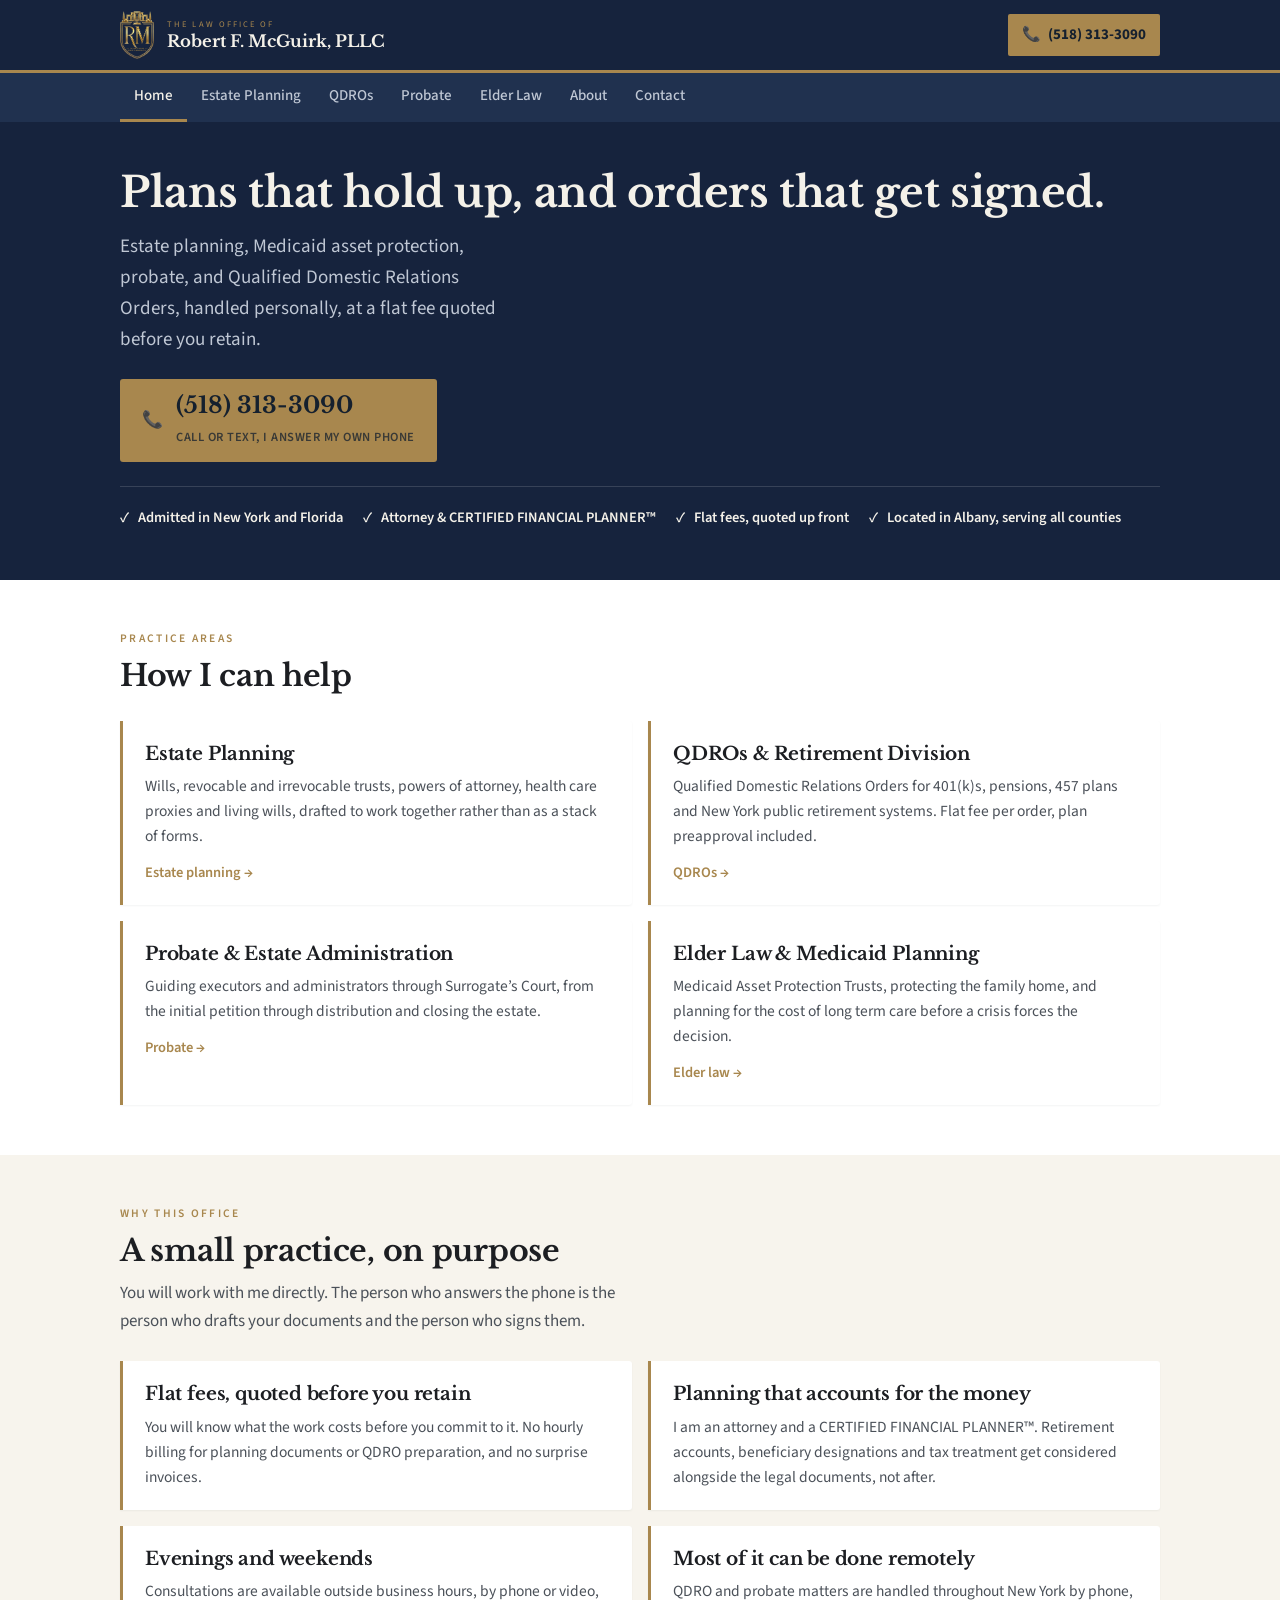
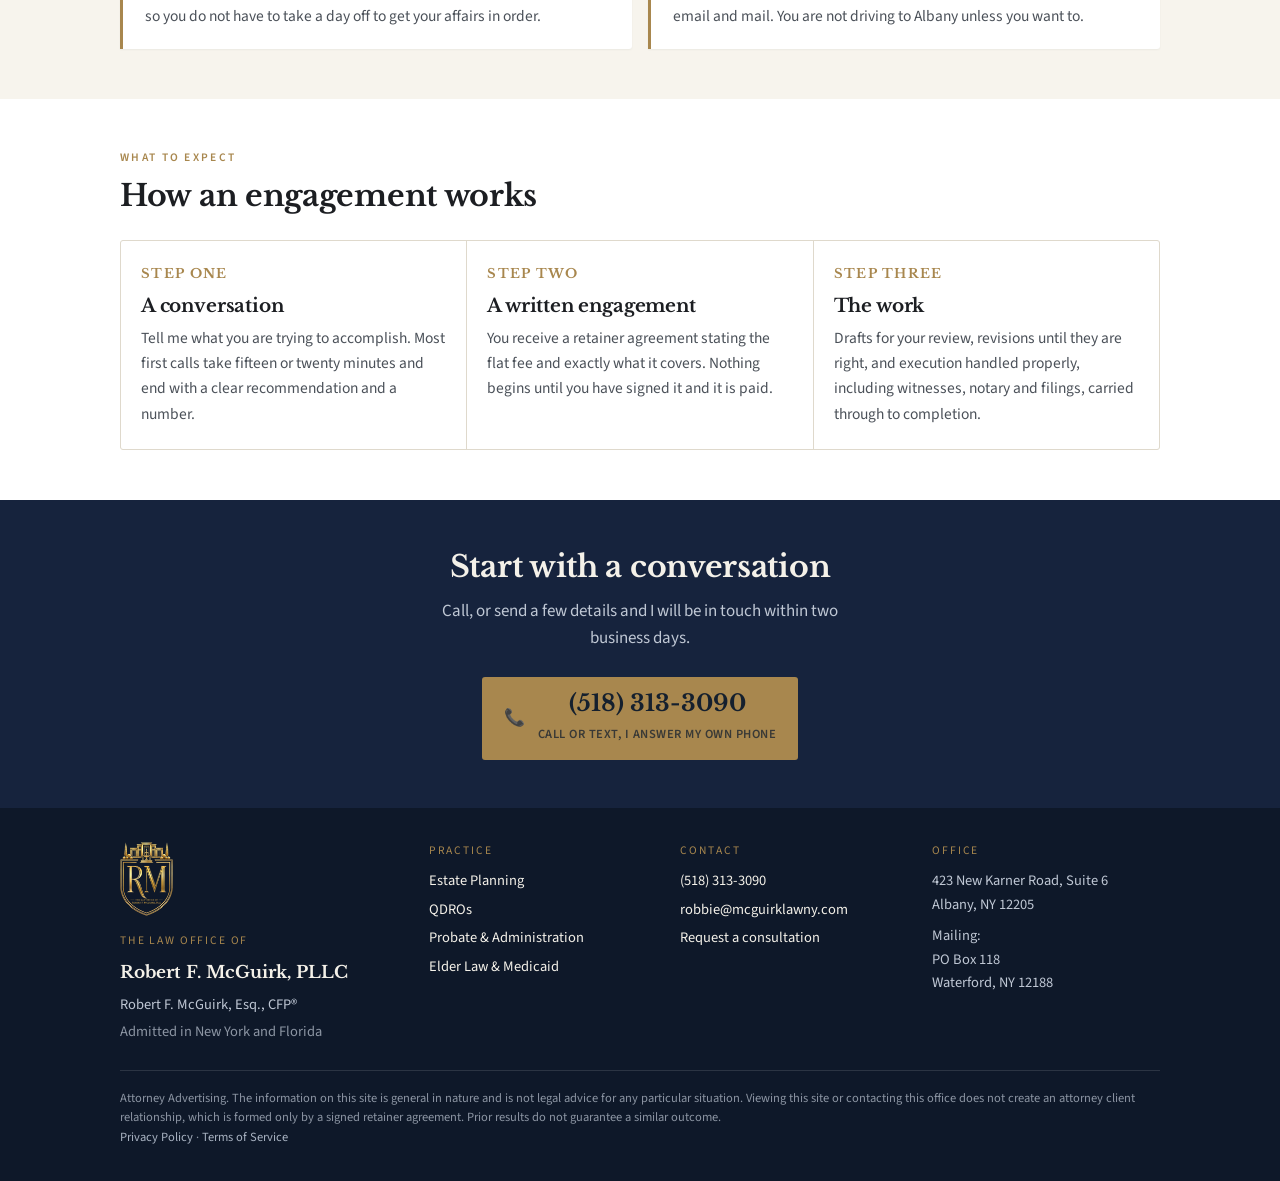
<file: index.html>
<!doctype html>
<html lang="en">
<head>
<meta charset="utf-8">
<meta name="viewport" content="width=device-width, initial-scale=1, viewport-fit=cover">
<title>Robert F. McGuirk, PLLC | Albany Estate Planning &amp; QDRO Attorney</title>
<meta name="description" content="Albany, New York attorney handling estate planning, QDROs, probate and Medicaid planning. Flat fees, evening appointments, serving all 62 New York counties.">
<link rel="preconnect" href="https://fonts.googleapis.com">
<link rel="preconnect" href="https://fonts.gstatic.com" crossorigin>
<link rel="stylesheet" href="https://fonts.googleapis.com/css2?family=Libre+Baskerville:ital,wght@0,400;0,700;1,400&family=Source+Sans+3:wght@400;500;600;700&display=swap">
<link rel="canonical" href="https://www.mcguirklawny.com/">
<link rel="icon" href="assets/favicon.ico" sizes="any">
<link rel="icon" href="assets/favicon-64.png" type="image/png" sizes="64x64">
<link rel="icon" href="assets/icon-192.png" type="image/png" sizes="192x192">
<link rel="apple-touch-icon" href="assets/apple-touch-icon.png">
<meta property="og:type" content="website">
<meta property="og:site_name" content="The Law Office of Robert F. McGuirk, PLLC">
<meta property="og:title" content="Robert F. McGuirk, PLLC | Albany Estate Planning &amp; QDRO Attorney">
<meta property="og:description" content="Albany, New York attorney handling estate planning, QDROs, probate and Medicaid planning. Flat fees, evening appointments, serving all 62 New York counties.">
<meta property="og:url" content="https://www.mcguirklawny.com/">
<meta property="og:image" content="https://www.mcguirklawny.com/assets/og-image.jpg">
<meta property="og:image:width" content="1200">
<meta property="og:image:height" content="630">
<meta property="og:image:alt" content="The Law Office of Robert F. McGuirk, PLLC">
<meta name="twitter:card" content="summary_large_image">
<meta name="theme-color" content="#16233D">
<script type="application/ld+json">
{
  "@context": "https://schema.org",
  "@type": "Attorney",
  "name": "The Law Office of Robert F. McGuirk, PLLC",
  "url": "https://www.mcguirklawny.com/",
  "image": "https://www.mcguirklawny.com/assets/robert-mcguirk.jpg",
  "logo": "https://www.mcguirklawny.com/assets/logo.jpg",
  "telephone": "+1-518-313-3090",
  "email": "robbie@mcguirklawny.com",
  "priceRange": "$$",
  "address": {
    "@type": "PostalAddress",
    "streetAddress": "423 New Karner Road, Suite 6",
    "addressLocality": "Albany",
    "addressRegion": "NY",
    "postalCode": "12205",
    "addressCountry": "US"
  },
  "areaServed": { "@type": "State", "name": "New York" },
  "founder": { "@type": "Person", "name": "Robert F. McGuirk", "honorificSuffix": "Esq., CFP" },
  "knowsAbout": ["Estate Planning","Qualified Domestic Relations Orders","Probate","Medicaid Planning"],
  "availableLanguage": "English"
}
</script>
<link rel="stylesheet" href="assets/site.css">
</head>
<body>
<a class="skip" href="#main">Skip to content</a>
<header class="topbar">
  <div class="wrap">
    <a class="mark" href="./">
      <img class="crest" src="assets/logo-mark.png" alt="" width="103" height="144">
      <span class="txt">
        <span class="pre">The Law Office of</span>
        <span class="nm">Robert F. McGuirk, PLLC</span>
      </span>
    </a>
    <div class="topright">
      <a class="topcall" href="tel:+15183133090">&#128222; <span class="lbl">(518) 313-3090</span></a>
    </div>
  </div>
</header>
<nav class="main"><div class="wrap"><ul><li><a href="./" aria-current="page">Home</a></li><li><a href="estate-planning.html">Estate Planning</a></li><li><a href="qdros.html">QDROs</a></li><li><a href="probate.html">Probate</a></li><li><a href="elder-law.html">Elder Law</a></li><li><a href="about.html">About</a></li><li><a href="contact.html">Contact</a></li></ul><details><summary>Menu</summary><ul><li><a href="./" aria-current="page">Home</a></li><li><a href="estate-planning.html">Estate Planning</a></li><li><a href="qdros.html">QDROs</a></li><li><a href="probate.html">Probate</a></li><li><a href="elder-law.html">Elder Law</a></li><li><a href="about.html">About</a></li><li><a href="contact.html">Contact</a></li></ul></details></div></nav>
<main id="main">

<div class="hero">
  <div class="wrap">
    <h1>Plans that hold up, and orders that get signed.</h1>
    <p class="lede">Estate planning, Medicaid asset protection, probate, and Qualified Domestic Relations Orders, handled personally, at a flat fee quoted before you retain.</p>
    <a class="cta-call" href="tel:+15183133090"><span>&#128222;</span><span><span class="num">(518) 313-3090</span><span class="sub">Call or text, I answer my own phone</span></span></a>
    <div class="creds allbold">
      <span><span class="tick">&#10003;</span> Admitted in New York and Florida</span>
      <span><span class="tick">&#10003;</span> Attorney &amp; CERTIFIED FINANCIAL PLANNER&trade;</span>
      <span><span class="tick">&#10003;</span> Flat fees, quoted up front</span>
      <span><span class="tick">&#10003;</span> Located in Albany, serving all counties</span>
    </div>
  </div>
</div>

<section>
  <div class="wrap">
    <div class="sechead">
      <span class="eyebrow">Practice areas</span>
      <h2>How I can help</h2>
    </div>
    <div class="cards">
      <a class="card" href="estate-planning.html">
        <h3>Estate Planning</h3>
        <p>Wills, revocable and irrevocable trusts, powers of attorney, health care proxies and living wills, drafted to work together rather than as a stack of forms.</p>
        <span class="more">Estate planning &rarr;</span>
      </a>
      <a class="card" href="qdros.html">
        <h3>QDROs &amp; Retirement Division</h3>
        <p>Qualified Domestic Relations Orders for 401(k)s, pensions, 457 plans and New York public retirement systems. Flat fee per order, plan preapproval included.</p>
        <span class="more">QDROs &rarr;</span>
      </a>
      <a class="card" href="probate.html">
        <h3>Probate &amp; Estate Administration</h3>
        <p>Guiding executors and administrators through Surrogate&rsquo;s Court, from the initial petition through distribution and closing the estate.</p>
        <span class="more">Probate &rarr;</span>
      </a>
      <a class="card" href="elder-law.html">
        <h3>Elder Law &amp; Medicaid Planning</h3>
        <p>Medicaid Asset Protection Trusts, protecting the family home, and planning for the cost of long term care before a crisis forces the decision.</p>
        <span class="more">Elder law &rarr;</span>
      </a>
    </div>
  </div>
</section>

<section class="sec-cream">
  <div class="wrap">
    <div class="sechead">
      <span class="eyebrow">Why this office</span>
      <h2>A small practice, on purpose</h2>
      <p>You will work with me directly. The person who answers the phone is the person who drafts your documents and the person who signs them.</p>
    </div>
    <div class="cards">
      <div class="card">
        <h3>Flat fees, quoted before you retain</h3>
        <p>You will know what the work costs before you commit to it. No hourly billing for planning documents or QDRO preparation, and no surprise invoices.</p>
      </div>
      <div class="card">
        <h3>Planning that accounts for the money</h3>
        <p>I am an attorney and a CERTIFIED FINANCIAL PLANNER&trade;. Retirement accounts, beneficiary designations and tax treatment get considered alongside the legal documents, not after.</p>
      </div>
      <div class="card">
        <h3>Evenings and weekends</h3>
        <p>Consultations are available outside business hours, by phone or video, so you do not have to take a day off to get your affairs in order.</p>
      </div>
      <div class="card">
        <h3>Most of it can be done remotely</h3>
        <p>QDRO and probate matters are handled throughout New York by phone, email and mail. You are not driving to Albany unless you want to.</p>
      </div>
    </div>
  </div>
</section>

<section>
  <div class="wrap">
    <div class="sechead">
      <span class="eyebrow">What to expect</span>
      <h2>How an engagement works</h2>
    </div>
    <div class="steps">
      <div class="step">
        <span class="n">STEP ONE</span>
        <h3>A conversation</h3>
        <p>Tell me what you are trying to accomplish. Most first calls take fifteen or twenty minutes and end with a clear recommendation and a number.</p>
      </div>
      <div class="step">
        <span class="n">STEP TWO</span>
        <h3>A written engagement</h3>
        <p>You receive a retainer agreement stating the flat fee and exactly what it covers. Nothing begins until you have signed it and it is paid.</p>
      </div>
      <div class="step">
        <span class="n">STEP THREE</span>
        <h3>The work</h3>
        <p>Drafts for your review, revisions until they are right, and execution handled properly, including witnesses, notary and filings, carried through to completion.</p>
      </div>
    </div>
  </div>
</section>

<div class="closer">
  <div class="narrow">
    <h2>Start with a conversation</h2>
    <p>Call, or send a few details and I will be in touch within two business days.</p>
    <a class="cta-call" href="tel:+15183133090"><span>&#128222;</span><span><span class="num">(518) 313-3090</span><span class="sub">Call or text, I answer my own phone</span></span></a>
  </div>
</div>


</main>
<footer>
  <div class="wrap fgrid">
    <div>
      <img class="fcrest" src="assets/logo-mark.png" alt="" width="103" height="144">
      <div class="fh">The Law Office of</div>
      <div class="firmname">Robert F. McGuirk, PLLC</div>
      <div style="margin-top:6px">Robert F. McGuirk, Esq., CFP&reg;</div>
      <div style="margin-top:4px;color:#8C95A3">Admitted in New York and Florida</div>
    </div>
    <div>
      <div class="fh">Practice</div>
      <ul>
        <li><a href="estate-planning.html">Estate Planning</a></li>
        <li><a href="qdros.html">QDROs</a></li>
        <li><a href="probate.html">Probate &amp; Administration</a></li>
        <li><a href="elder-law.html">Elder Law &amp; Medicaid</a></li>
      </ul>
    </div>
    <div>
      <div class="fh">Contact</div>
      <ul>
        <li><a href="tel:+15183133090">(518) 313-3090</a></li>
        <li><a href="mailto:robbie@mcguirklawny.com">robbie@mcguirklawny.com</a></li>
        <li><a href="contact.html">Request a consultation</a></li>
      </ul>
    </div>
    <div>
      <div class="fh">Office</div>
      <div>423 New Karner Road, Suite&nbsp;6<br>Albany, NY 12205</div>
      <div style="margin-top:8px">Mailing:<br>PO Box 118<br>Waterford, NY 12188</div>
    </div>
  </div>
  <div class="wrap">
    <p class="legal">
      Attorney Advertising. The information on this site is general in nature and is not legal advice for any particular
      situation. Viewing this site or contacting this office does not create an attorney client relationship, which is
      formed only by a signed retainer agreement. Prior results do not guarantee a similar outcome.<br>
      <a href="privacy.html" style="color:#A9B3C2">Privacy Policy</a> &middot; <a href="terms.html" style="color:#A9B3C2">Terms of Service</a>
    </p>
  </div>
</footer>


<script>
(function(){
  /* Remember the Google Ads click id so it rides along with the form,
     even if the visitor lands on one page and submits from another.
     Kept for 90 days, which matches the Google Ads attribution window. */
  var KEY = "rfm_click", MAXAGE = 90 * 864e5;

  function remember(){
    try{
      var q = new URLSearchParams(location.search);
      var id = q.get("gclid") || q.get("wbraid") || q.get("gbraid");
      if(id){ localStorage.setItem(KEY, JSON.stringify({ id: id, t: Date.now() })); }
    }catch(e){}
  }

  function clickId(){
    try{
      var raw = localStorage.getItem(KEY);
      if(!raw){ return ""; }
      var v = JSON.parse(raw);
      return (Date.now() - v.t < MAXAGE) ? v.id : "";
    }catch(e){ return ""; }
  }

  remember();

  var forms = document.querySelectorAll("form[data-intake]");
  Array.prototype.forEach.call(forms, function(form){
    var ok    = document.getElementById(form.getAttribute("data-ok"));
    var err   = document.getElementById(form.getAttribute("data-err"));
    var btn   = form.querySelector(".submit");
    var label = btn ? btn.textContent : "";
    var gc    = form.querySelector('input[name="gclid"]');

    if(gc){ gc.value = clickId(); }

    form.addEventListener("submit", function(ev){
      ev.preventDefault();
      if(err){ err.hidden = true; }
      if(gc){ gc.value = clickId(); }
      if(btn){ btn.disabled = true; btn.textContent = "Sending\u2026"; }

      fetch(form.action, {
        method: "POST",
        body: new FormData(form),
        headers: { "Accept": "application/json" }
      }).then(function(res){
        if(res.ok){ return null; }
        /* Surface why it was refused, so a failure is diagnosable
           from the browser console instead of being a mystery. */
        return res.json().catch(function(){ return {}; }).then(function(d){
          throw new Error("HTTP " + res.status + " " + JSON.stringify(d));
        });
      }).then(function(){
        form.hidden = true;
        if(ok){ ok.hidden = false; ok.scrollIntoView({ block: "center" }); }

        /* GOOGLE ADS CONVERSION: once your tag is installed, replace the
           two placeholder values below and delete the surrounding comment
           markers. Nothing else on the page needs to change.

        if(window.gtag){
          gtag("event", "conversion", {
            send_to: "AW-CONVERSION_ID/CONVERSION_LABEL"
          });
        }
        */
      }).catch(function(e){
        console.error("[intake form] not sent:", (e && e.message) || e);
        if(btn){ btn.disabled = false; btn.textContent = label; }
        if(err){ err.hidden = false; err.scrollIntoView({ block: "center" }); }
      });
    });
  });
})();
</script>

</body>
</html>
</file>
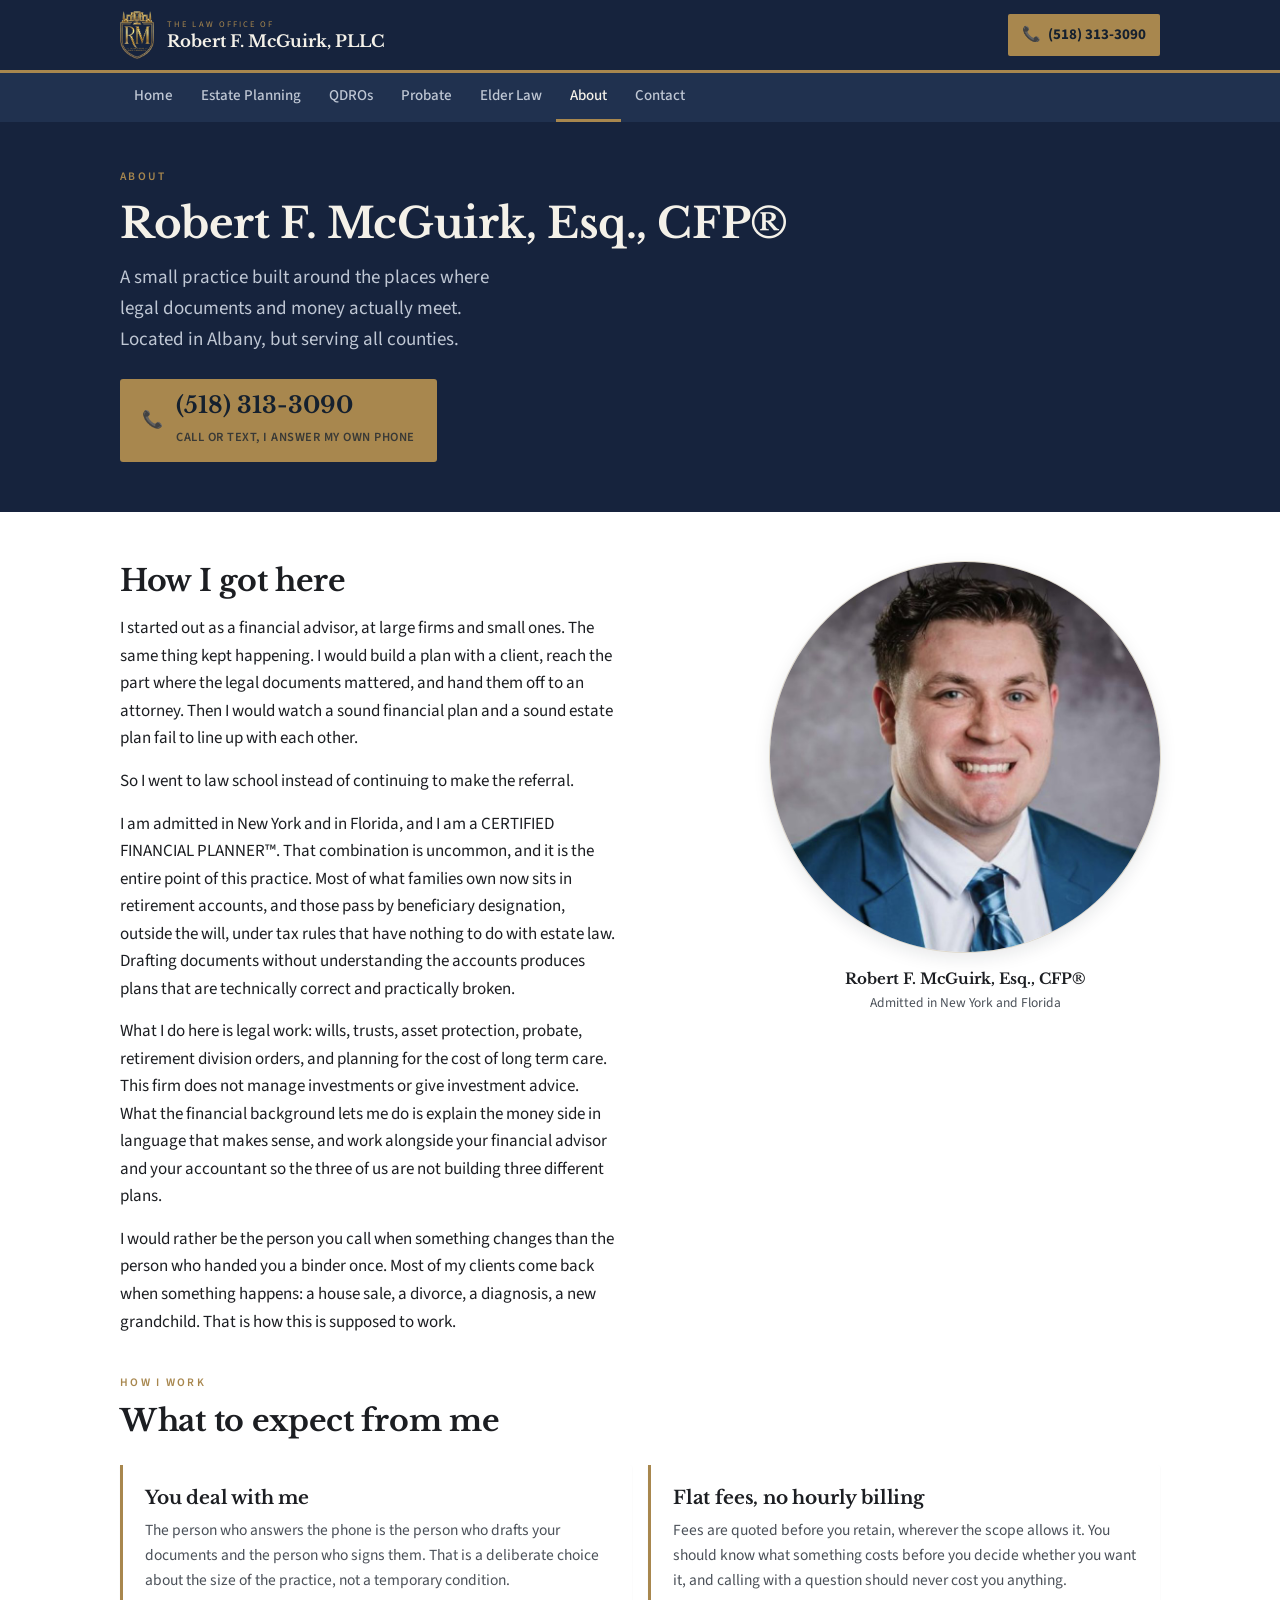
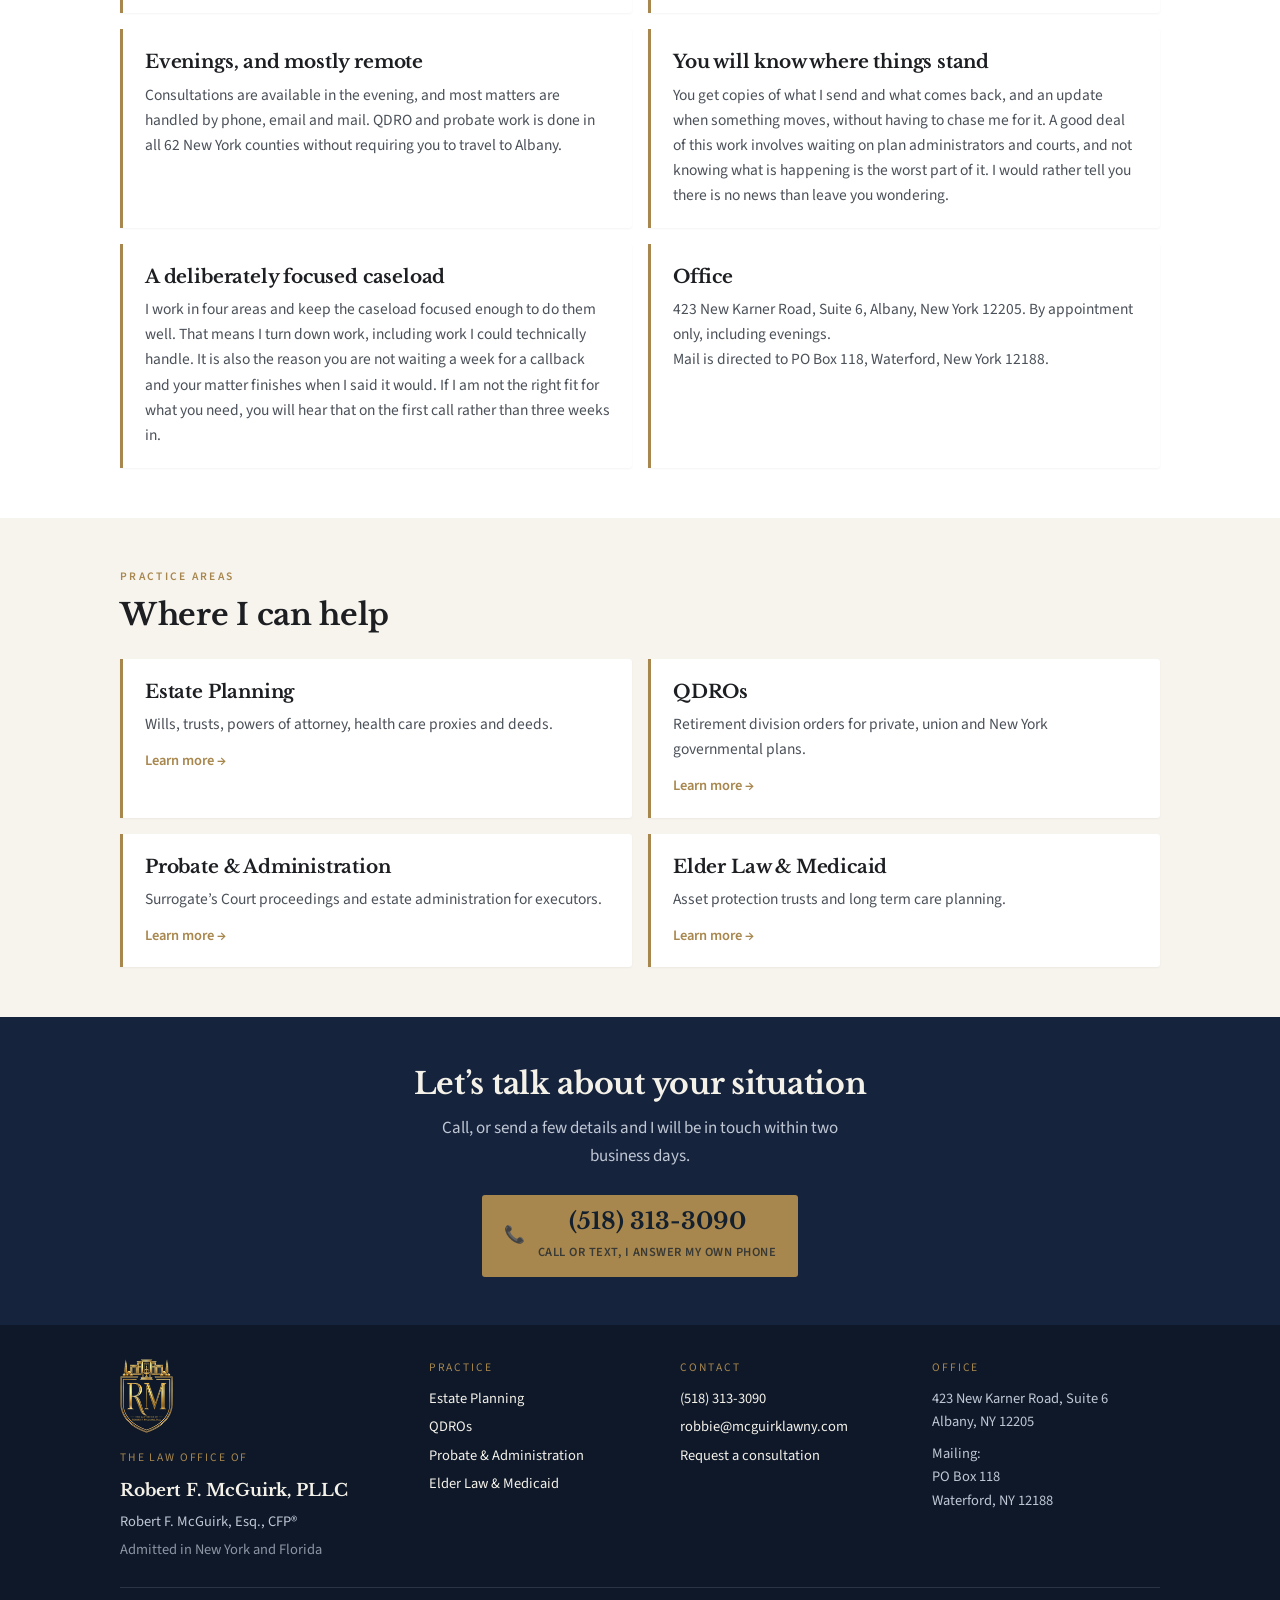
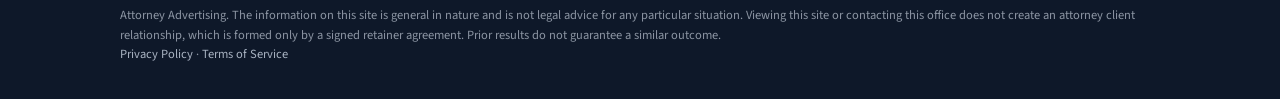
<file: about.html>
<!doctype html>
<html lang="en">
<head>
<meta charset="utf-8">
<meta name="viewport" content="width=device-width, initial-scale=1, viewport-fit=cover">
<title>About Robert F. McGuirk, Esq., CFP&reg; | Robert F. McGuirk, PLLC</title>
<meta name="description" content="Robert F. McGuirk is an Albany, New York attorney and CERTIFIED FINANCIAL PLANNER handling estate planning, QDROs, probate and Medicaid planning.">
<link rel="preconnect" href="https://fonts.googleapis.com">
<link rel="preconnect" href="https://fonts.gstatic.com" crossorigin>
<link rel="stylesheet" href="https://fonts.googleapis.com/css2?family=Libre+Baskerville:ital,wght@0,400;0,700;1,400&family=Source+Sans+3:wght@400;500;600;700&display=swap">
<link rel="canonical" href="https://www.mcguirklawny.com/about.html">
<link rel="icon" href="assets/favicon.ico" sizes="any">
<link rel="icon" href="assets/favicon-64.png" type="image/png" sizes="64x64">
<link rel="icon" href="assets/icon-192.png" type="image/png" sizes="192x192">
<link rel="apple-touch-icon" href="assets/apple-touch-icon.png">
<meta property="og:type" content="website">
<meta property="og:site_name" content="The Law Office of Robert F. McGuirk, PLLC">
<meta property="og:title" content="About Robert F. McGuirk, Esq., CFP&reg; | Robert F. McGuirk, PLLC">
<meta property="og:description" content="Robert F. McGuirk is an Albany, New York attorney and CERTIFIED FINANCIAL PLANNER handling estate planning, QDROs, probate and Medicaid planning.">
<meta property="og:url" content="https://www.mcguirklawny.com/about.html">
<meta property="og:image" content="https://www.mcguirklawny.com/assets/og-image.jpg">
<meta property="og:image:width" content="1200">
<meta property="og:image:height" content="630">
<meta property="og:image:alt" content="The Law Office of Robert F. McGuirk, PLLC">
<meta name="twitter:card" content="summary_large_image">
<meta name="theme-color" content="#16233D">
<link rel="stylesheet" href="assets/site.css">
</head>
<body>
<a class="skip" href="#main">Skip to content</a>
<header class="topbar">
  <div class="wrap">
    <a class="mark" href="./">
      <img class="crest" src="assets/logo-mark.png" alt="" width="103" height="144">
      <span class="txt">
        <span class="pre">The Law Office of</span>
        <span class="nm">Robert F. McGuirk, PLLC</span>
      </span>
    </a>
    <div class="topright">
      <a class="topcall" href="tel:+15183133090">&#128222; <span class="lbl">(518) 313-3090</span></a>
    </div>
  </div>
</header>
<nav class="main"><div class="wrap"><ul><li><a href="./">Home</a></li><li><a href="estate-planning.html">Estate Planning</a></li><li><a href="qdros.html">QDROs</a></li><li><a href="probate.html">Probate</a></li><li><a href="elder-law.html">Elder Law</a></li><li><a href="about.html" aria-current="page">About</a></li><li><a href="contact.html">Contact</a></li></ul><details><summary>Menu</summary><ul><li><a href="./">Home</a></li><li><a href="estate-planning.html">Estate Planning</a></li><li><a href="qdros.html">QDROs</a></li><li><a href="probate.html">Probate</a></li><li><a href="elder-law.html">Elder Law</a></li><li><a href="about.html" aria-current="page">About</a></li><li><a href="contact.html">Contact</a></li></ul></details></div></nav>
<main id="main">

<div class="hero">
  <div class="wrap">
    <span class="eyebrow">About</span>
    <h1>Robert F. McGuirk, Esq., CFP&reg;</h1>
    <p class="lede">A small practice built around the places where legal documents and money actually meet. Located in Albany, but serving all counties.</p>
    <a class="cta-call" href="tel:+15183133090"><span>&#128222;</span><span><span class="num">(518) 313-3090</span><span class="sub">Call or text, I answer my own phone</span></span></a>
  </div>
</div>

<section>
  <div class="wrap">
    <div class="biogrid">
    <div class="prose">
      <h2 style="margin-bottom:16px">How I got here</h2>
      <p>I started out as a financial advisor, at large firms and small ones. The same thing kept happening. I would
      build a plan with a client, reach the part where the legal documents mattered, and hand them off to an attorney.
      Then I would watch a sound financial plan and a sound estate plan fail to line up with each other.</p>
      <p>So I went to law school instead of continuing to make the referral.</p>
      <p>I am admitted in New York and in Florida, and I am a CERTIFIED FINANCIAL PLANNER&trade;. That combination is
      uncommon, and it is the entire point of this practice. Most of what families own now sits in retirement
      accounts, and those pass by beneficiary designation, outside the will, under tax rules that have nothing to do
      with estate law. Drafting documents without understanding the accounts produces plans that are technically
      correct and practically broken.</p>
      <p>What I do here is legal work: wills, trusts, asset protection, probate, retirement division orders, and
      planning for the cost of long term care. This firm does not manage investments or give investment advice. What
      the financial background lets me do is explain the money side in language that makes sense, and work alongside
      your financial advisor and your accountant so the three of us are not building three different plans.</p>
      <p>I would rather be the person you call when something changes than the person who handed you a binder once.
      Most of my clients come back when something happens: a house sale, a divorce, a diagnosis, a new grandchild.
      That is how this is supposed to work.</p>
    </div>
      <figure class="portrait">
        <img src="assets/robert-mcguirk.jpg" alt="Robert F. McGuirk, Esq., CFP" width="800" height="800" loading="lazy" decoding="async">
        <figcaption><b>Robert F. McGuirk, Esq., CFP&reg;</b>Admitted in New York and Florida</figcaption>
      </figure>
    </div>
    <div class="sechead">
      <span class="eyebrow">How I work</span>
      <h2>What to expect from me</h2>
    </div>
    <div class="cards">
      <div class="card"><h3>You deal with me</h3><p>The person who answers the phone is the person who drafts your documents and the person who signs them. That is a deliberate choice about the size of the practice, not a temporary condition.</p></div>
      <div class="card"><h3>Flat fees, no hourly billing</h3><p>Fees are quoted before you retain, wherever the scope allows it. You should know what something costs before you decide whether you want it, and calling with a question should never cost you anything.</p></div>
      <div class="card"><h3>Evenings, and mostly remote</h3><p>Consultations are available in the evening, and most matters are handled by phone, email and mail. QDRO and probate work is done in all 62 New York counties without requiring you to travel to Albany.</p></div>
      <div class="card"><h3>You will know where things stand</h3><p>You get copies of what I send and what comes back, and an update when something moves, without having to chase me for it. A good deal of this work involves waiting on plan administrators and courts, and not knowing what is happening is the worst part of it. I would rather tell you there is no news than leave you wondering.</p></div>
      <div class="card"><h3>A deliberately focused caseload</h3><p>I work in four areas and keep the caseload focused enough to do them well. That means I turn down work, including work I could technically handle. It is also the reason you are not waiting a week for a callback and your matter finishes when I said it would. If I am not the right fit for what you need, you will hear that on the first call rather than three weeks in.</p></div>
      <div class="card"><h3>Office</h3><p>423 New Karner Road, Suite 6, Albany, New York 12205. By appointment only, including evenings.<br>Mail is directed to PO Box 118, Waterford, New York 12188.</p></div>
    </div>
  </div>
</section>

<section class="sec-cream">
  <div class="wrap">
    <div class="sechead"><span class="eyebrow">Practice areas</span><h2>Where I can help</h2></div>
    <div class="cards">
      <a class="card" href="estate-planning.html"><h3>Estate Planning</h3><p>Wills, trusts, powers of attorney, health care proxies and deeds.</p><span class="more">Learn more &rarr;</span></a>
      <a class="card" href="qdros.html"><h3>QDROs</h3><p>Retirement division orders for private, union and New York governmental plans.</p><span class="more">Learn more &rarr;</span></a>
      <a class="card" href="probate.html"><h3>Probate &amp; Administration</h3><p>Surrogate&rsquo;s Court proceedings and estate administration for executors.</p><span class="more">Learn more &rarr;</span></a>
      <a class="card" href="elder-law.html"><h3>Elder Law &amp; Medicaid</h3><p>Asset protection trusts and long term care planning.</p><span class="more">Learn more &rarr;</span></a>
    </div>
  </div>
</section>

<div class="closer">
  <div class="narrow">
    <h2>Let&rsquo;s talk about your situation</h2>
    <p>Call, or send a few details and I will be in touch within two business days.</p>
    <a class="cta-call" href="tel:+15183133090"><span>&#128222;</span><span><span class="num">(518) 313-3090</span><span class="sub">Call or text, I answer my own phone</span></span></a>
  </div>
</div>


</main>
<footer>
  <div class="wrap fgrid">
    <div>
      <img class="fcrest" src="assets/logo-mark.png" alt="" width="103" height="144">
      <div class="fh">The Law Office of</div>
      <div class="firmname">Robert F. McGuirk, PLLC</div>
      <div style="margin-top:6px">Robert F. McGuirk, Esq., CFP&reg;</div>
      <div style="margin-top:4px;color:#8C95A3">Admitted in New York and Florida</div>
    </div>
    <div>
      <div class="fh">Practice</div>
      <ul>
        <li><a href="estate-planning.html">Estate Planning</a></li>
        <li><a href="qdros.html">QDROs</a></li>
        <li><a href="probate.html">Probate &amp; Administration</a></li>
        <li><a href="elder-law.html">Elder Law &amp; Medicaid</a></li>
      </ul>
    </div>
    <div>
      <div class="fh">Contact</div>
      <ul>
        <li><a href="tel:+15183133090">(518) 313-3090</a></li>
        <li><a href="mailto:robbie@mcguirklawny.com">robbie@mcguirklawny.com</a></li>
        <li><a href="contact.html">Request a consultation</a></li>
      </ul>
    </div>
    <div>
      <div class="fh">Office</div>
      <div>423 New Karner Road, Suite&nbsp;6<br>Albany, NY 12205</div>
      <div style="margin-top:8px">Mailing:<br>PO Box 118<br>Waterford, NY 12188</div>
    </div>
  </div>
  <div class="wrap">
    <p class="legal">
      Attorney Advertising. The information on this site is general in nature and is not legal advice for any particular
      situation. Viewing this site or contacting this office does not create an attorney client relationship, which is
      formed only by a signed retainer agreement. Prior results do not guarantee a similar outcome.<br>
      <a href="privacy.html" style="color:#A9B3C2">Privacy Policy</a> &middot; <a href="terms.html" style="color:#A9B3C2">Terms of Service</a>
    </p>
  </div>
</footer>


<script>
(function(){
  /* Remember the Google Ads click id so it rides along with the form,
     even if the visitor lands on one page and submits from another.
     Kept for 90 days, which matches the Google Ads attribution window. */
  var KEY = "rfm_click", MAXAGE = 90 * 864e5;

  function remember(){
    try{
      var q = new URLSearchParams(location.search);
      var id = q.get("gclid") || q.get("wbraid") || q.get("gbraid");
      if(id){ localStorage.setItem(KEY, JSON.stringify({ id: id, t: Date.now() })); }
    }catch(e){}
  }

  function clickId(){
    try{
      var raw = localStorage.getItem(KEY);
      if(!raw){ return ""; }
      var v = JSON.parse(raw);
      return (Date.now() - v.t < MAXAGE) ? v.id : "";
    }catch(e){ return ""; }
  }

  remember();

  var forms = document.querySelectorAll("form[data-intake]");
  Array.prototype.forEach.call(forms, function(form){
    var ok    = document.getElementById(form.getAttribute("data-ok"));
    var err   = document.getElementById(form.getAttribute("data-err"));
    var btn   = form.querySelector(".submit");
    var label = btn ? btn.textContent : "";
    var gc    = form.querySelector('input[name="gclid"]');

    if(gc){ gc.value = clickId(); }

    form.addEventListener("submit", function(ev){
      ev.preventDefault();
      if(err){ err.hidden = true; }
      if(gc){ gc.value = clickId(); }
      if(btn){ btn.disabled = true; btn.textContent = "Sending\u2026"; }

      fetch(form.action, {
        method: "POST",
        body: new FormData(form),
        headers: { "Accept": "application/json" }
      }).then(function(res){
        if(res.ok){ return null; }
        /* Surface why it was refused, so a failure is diagnosable
           from the browser console instead of being a mystery. */
        return res.json().catch(function(){ return {}; }).then(function(d){
          throw new Error("HTTP " + res.status + " " + JSON.stringify(d));
        });
      }).then(function(){
        form.hidden = true;
        if(ok){ ok.hidden = false; ok.scrollIntoView({ block: "center" }); }

        /* GOOGLE ADS CONVERSION: once your tag is installed, replace the
           two placeholder values below and delete the surrounding comment
           markers. Nothing else on the page needs to change.

        if(window.gtag){
          gtag("event", "conversion", {
            send_to: "AW-CONVERSION_ID/CONVERSION_LABEL"
          });
        }
        */
      }).catch(function(e){
        console.error("[intake form] not sent:", (e && e.message) || e);
        if(btn){ btn.disabled = false; btn.textContent = label; }
        if(err){ err.hidden = false; err.scrollIntoView({ block: "center" }); }
      });
    });
  });
})();
</script>

</body>
</html>
</file>
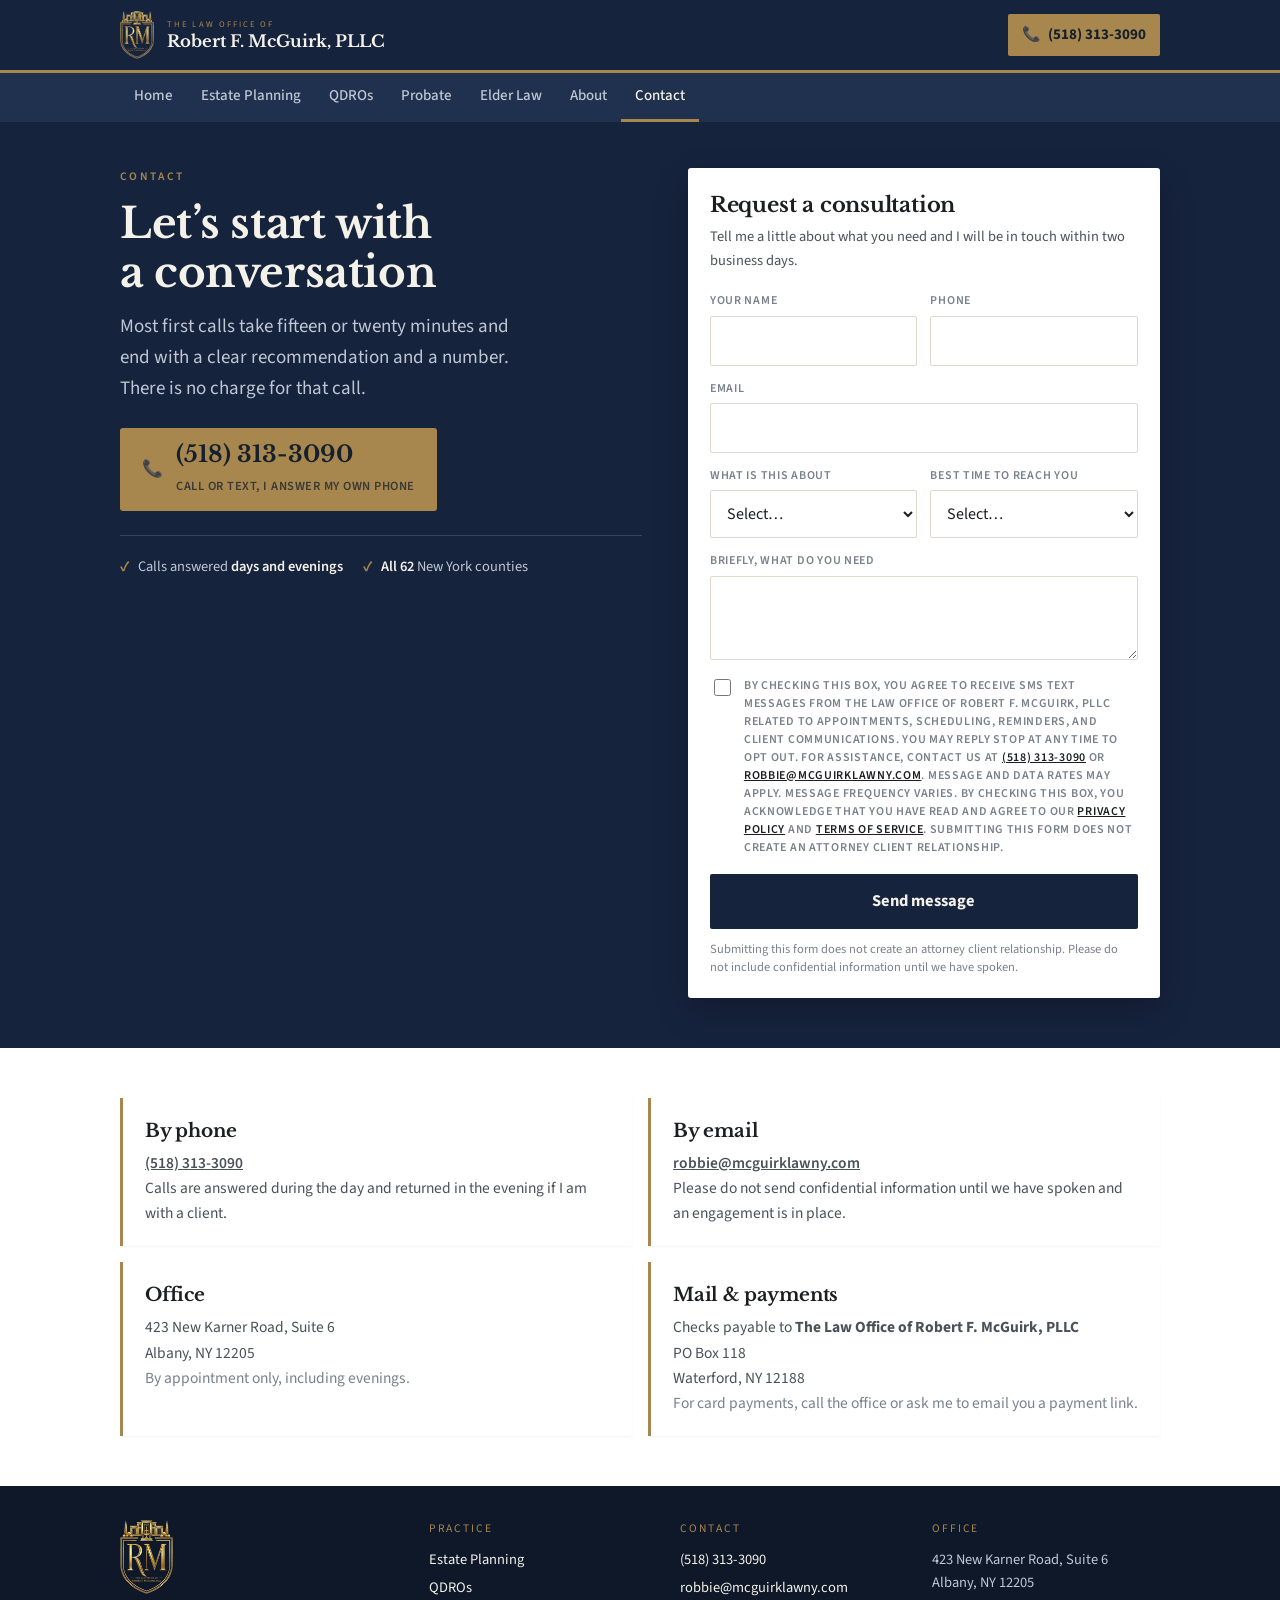
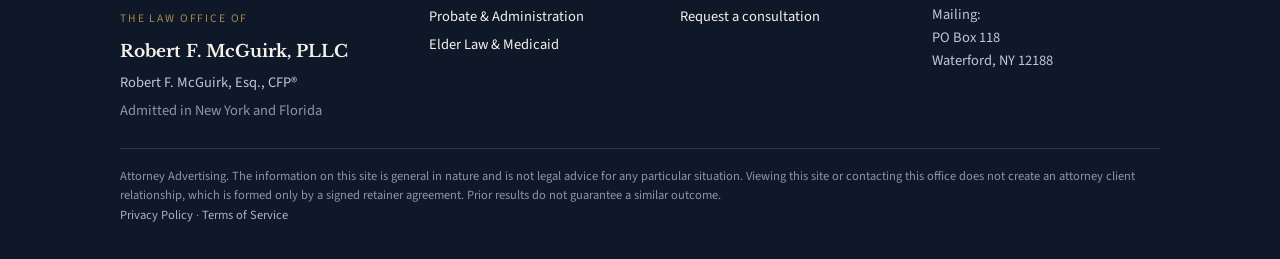
<file: contact.html>
<!doctype html>
<html lang="en">
<head>
<meta charset="utf-8">
<meta name="viewport" content="width=device-width, initial-scale=1, viewport-fit=cover">
<title>Contact &amp; Consultations | Robert F. McGuirk, PLLC</title>
<meta name="description" content="Contact the Law Office of Robert F. McGuirk, PLLC in Albany, New York. Evening consultations available. Call (518) 313-3090 or request a consultation online.">
<link rel="preconnect" href="https://fonts.googleapis.com">
<link rel="preconnect" href="https://fonts.gstatic.com" crossorigin>
<link rel="stylesheet" href="https://fonts.googleapis.com/css2?family=Libre+Baskerville:ital,wght@0,400;0,700;1,400&family=Source+Sans+3:wght@400;500;600;700&display=swap">
<link rel="canonical" href="https://www.mcguirklawny.com/contact.html">
<link rel="icon" href="assets/favicon.ico" sizes="any">
<link rel="icon" href="assets/favicon-64.png" type="image/png" sizes="64x64">
<link rel="icon" href="assets/icon-192.png" type="image/png" sizes="192x192">
<link rel="apple-touch-icon" href="assets/apple-touch-icon.png">
<meta property="og:type" content="website">
<meta property="og:site_name" content="The Law Office of Robert F. McGuirk, PLLC">
<meta property="og:title" content="Contact &amp; Consultations | Robert F. McGuirk, PLLC">
<meta property="og:description" content="Contact the Law Office of Robert F. McGuirk, PLLC in Albany, New York. Evening consultations available. Call (518) 313-3090 or request a consultation online.">
<meta property="og:url" content="https://www.mcguirklawny.com/contact.html">
<meta property="og:image" content="https://www.mcguirklawny.com/assets/og-image.jpg">
<meta property="og:image:width" content="1200">
<meta property="og:image:height" content="630">
<meta property="og:image:alt" content="The Law Office of Robert F. McGuirk, PLLC">
<meta name="twitter:card" content="summary_large_image">
<meta name="theme-color" content="#16233D">
<link rel="stylesheet" href="assets/site.css">
</head>
<body>
<a class="skip" href="#main">Skip to content</a>
<header class="topbar">
  <div class="wrap">
    <a class="mark" href="./">
      <img class="crest" src="assets/logo-mark.png" alt="" width="103" height="144">
      <span class="txt">
        <span class="pre">The Law Office of</span>
        <span class="nm">Robert F. McGuirk, PLLC</span>
      </span>
    </a>
    <div class="topright">
      <a class="topcall" href="tel:+15183133090">&#128222; <span class="lbl">(518) 313-3090</span></a>
    </div>
  </div>
</header>
<nav class="main"><div class="wrap"><ul><li><a href="./">Home</a></li><li><a href="estate-planning.html">Estate Planning</a></li><li><a href="qdros.html">QDROs</a></li><li><a href="probate.html">Probate</a></li><li><a href="elder-law.html">Elder Law</a></li><li><a href="about.html">About</a></li><li><a href="contact.html" aria-current="page">Contact</a></li></ul><details><summary>Menu</summary><ul><li><a href="./">Home</a></li><li><a href="estate-planning.html">Estate Planning</a></li><li><a href="qdros.html">QDROs</a></li><li><a href="probate.html">Probate</a></li><li><a href="elder-law.html">Elder Law</a></li><li><a href="about.html">About</a></li><li><a href="contact.html" aria-current="page">Contact</a></li></ul></details></div></nav>
<main id="main">

<div class="hero">
  <div class="wrap herogrid">
    <div>
      <span class="eyebrow">Contact</span>
      <h1>Let&rsquo;s start with a conversation</h1>
      <p class="lede">Most first calls take fifteen or twenty minutes and end with a clear recommendation and a number. There is no charge for that call.</p>
      <a class="cta-call" href="tel:+15183133090"><span>&#128222;</span><span><span class="num">(518) 313-3090</span><span class="sub">Call or text, I answer my own phone</span></span></a>
      <div class="creds">
        <span><span class="tick">&#10003;</span> Calls answered <b>days and evenings</b></span>
        <span><span class="tick">&#10003;</span> <b>All 62</b> New York counties</span>
      </div>
    </div>

    <div class="formcard onnavy">
      <h2>Request a consultation</h2>
      <p class="fsub">Tell me a little about what you need and I will be in touch within two business days.</p>
      <form data-intake data-ok="contact-ok" method="post" action="https://formspree.io/f/xyezbobj" data-err="contact-err">
        <div class="fields">
          <div class="row2">
            <div class="fld"><label for="c-name">Your name</label><input id="c-name" name="name" type="text" autocomplete="name" required></div>
            <div class="fld"><label for="c-phone">Phone</label><input id="c-phone" name="phone" type="tel" autocomplete="tel" required></div>
          </div>
          <div class="fld"><label for="c-email">Email</label><input id="c-email" name="email" type="email" autocomplete="email" required></div>
          <div class="row2">
            <div class="fld"><label for="c-matter">What is this about</label>
              <select id="c-matter" name="matter">
                <option value="">Select&hellip;</option>
                <option>Estate planning</option>
                <option>QDRO / retirement division</option>
                <option>Probate or estate administration</option>
                <option>Elder law / Medicaid planning</option>
                <option>Something else</option>
              </select>
            </div>
            <div class="fld"><label for="c-when">Best time to reach you</label>
              <select id="c-when" name="when">
                <option value="">Select&hellip;</option>
                <option>Weekday mornings</option>
                <option>Weekday afternoons</option>
                <option>Weekday evenings</option>
                <option>Weekends</option>
              </select>
            </div>
          </div>
          <div class="fld"><label for="c-msg">Briefly, what do you need</label><textarea id="c-msg" name="message"></textarea></div>
          <input type="hidden" name="gclid" id="gclid" value="">
          <input type="hidden" name="_subject" value="New consultation request from the website">
          <input type="hidden" name="source" value="Contact page">
          <div class="fld consent">
            <label for="c-sms" class="checkline">
              <input type="checkbox" id="c-sms" name="sms_consent" value="yes">
              <span>By checking this box, you agree to receive SMS text messages from The Law Office of Robert F.
              McGuirk, PLLC related to appointments, scheduling, reminders, and client communications. You may reply
              STOP at any time to opt out. For assistance, contact us at
              <a href="tel:+15183133090">(518) 313-3090</a> or
              <a href="mailto:robbie@mcguirklawny.com">robbie@mcguirklawny.com</a>. Message and data rates may apply.
              Message frequency varies. By checking this box, you acknowledge that you have read and agree to our
              <a href="privacy.html">Privacy Policy</a> and <a href="terms.html">Terms of Service</a>. Submitting this
              form does not create an attorney client relationship.</span>
            </label>
          </div>
          <button class="submit" type="submit">Send message</button>
        </div>
      </form>
      <div class="formok" id="contact-ok" hidden>
        <b>Thank you. Your request has been sent.</b><br>
        For the fastest response, call <a href="tel:+15183133090">(518) 313-3090</a>.
      </div>
      <div class="formerr" id="contact-err" hidden>
        <b>That did not go through.</b><br>
        Please call or text <a href="tel:+15183133090">(518) 313-3090</a>, or email
        <a href="mailto:robbie@mcguirklawny.com">robbie@mcguirklawny.com</a>, and I will take the details directly.
      </div>
      <p class="fine">Submitting this form does not create an attorney client relationship. Please do not include confidential information until we have spoken.</p>
    </div>
  </div>
</div>

<section>
  <div class="wrap">
    <div class="cards">
      <div class="card">
        <h3>By phone</h3>
        <p><a href="tel:+15183133090" style="font-weight:600">(518) 313-3090</a><br>Calls are answered during the day and returned in the evening if I am with a client.</p>
      </div>
      <div class="card">
        <h3>By email</h3>
        <p><a href="mailto:robbie@mcguirklawny.com" style="font-weight:600">robbie@mcguirklawny.com</a><br>Please do not send confidential information until we have spoken and an engagement is in place.</p>
      </div>
      <div class="card">
        <h3>Office</h3>
        <p>423 New Karner Road, Suite 6<br>Albany, NY 12205<br><span style="color:var(--ink-3)">By appointment only, including evenings.</span></p>
      </div>
      <div class="card">
        <h3>Mail &amp; payments</h3>
        <p>Checks payable to <b>The Law Office of Robert F. McGuirk, PLLC</b><br>PO Box 118<br>Waterford, NY 12188<br><span style="color:var(--ink-3)">For card payments, call the office or ask me to email you a payment link.</span></p>
      </div>
    </div>
  </div>
</section>

<!-- SCHEDULER: to add online booking later, drop a section here with the embed code from
     Google Calendar appointment schedules, Calendly, or a similar tool. -->


</main>
<footer>
  <div class="wrap fgrid">
    <div>
      <img class="fcrest" src="assets/logo-mark.png" alt="" width="103" height="144">
      <div class="fh">The Law Office of</div>
      <div class="firmname">Robert F. McGuirk, PLLC</div>
      <div style="margin-top:6px">Robert F. McGuirk, Esq., CFP&reg;</div>
      <div style="margin-top:4px;color:#8C95A3">Admitted in New York and Florida</div>
    </div>
    <div>
      <div class="fh">Practice</div>
      <ul>
        <li><a href="estate-planning.html">Estate Planning</a></li>
        <li><a href="qdros.html">QDROs</a></li>
        <li><a href="probate.html">Probate &amp; Administration</a></li>
        <li><a href="elder-law.html">Elder Law &amp; Medicaid</a></li>
      </ul>
    </div>
    <div>
      <div class="fh">Contact</div>
      <ul>
        <li><a href="tel:+15183133090">(518) 313-3090</a></li>
        <li><a href="mailto:robbie@mcguirklawny.com">robbie@mcguirklawny.com</a></li>
        <li><a href="contact.html">Request a consultation</a></li>
      </ul>
    </div>
    <div>
      <div class="fh">Office</div>
      <div>423 New Karner Road, Suite&nbsp;6<br>Albany, NY 12205</div>
      <div style="margin-top:8px">Mailing:<br>PO Box 118<br>Waterford, NY 12188</div>
    </div>
  </div>
  <div class="wrap">
    <p class="legal">
      Attorney Advertising. The information on this site is general in nature and is not legal advice for any particular
      situation. Viewing this site or contacting this office does not create an attorney client relationship, which is
      formed only by a signed retainer agreement. Prior results do not guarantee a similar outcome.<br>
      <a href="privacy.html" style="color:#A9B3C2">Privacy Policy</a> &middot; <a href="terms.html" style="color:#A9B3C2">Terms of Service</a>
    </p>
  </div>
</footer>

<script>
(function(){
  /* Remember the Google Ads click id so it rides along with the form,
     even if the visitor lands on one page and submits from another.
     Kept for 90 days, which matches the Google Ads attribution window. */
  var KEY = "rfm_click", MAXAGE = 90 * 864e5;

  function remember(){
    try{
      var q = new URLSearchParams(location.search);
      var id = q.get("gclid") || q.get("wbraid") || q.get("gbraid");
      if(id){ localStorage.setItem(KEY, JSON.stringify({ id: id, t: Date.now() })); }
    }catch(e){}
  }

  function clickId(){
    try{
      var raw = localStorage.getItem(KEY);
      if(!raw){ return ""; }
      var v = JSON.parse(raw);
      return (Date.now() - v.t < MAXAGE) ? v.id : "";
    }catch(e){ return ""; }
  }

  remember();

  var forms = document.querySelectorAll("form[data-intake]");
  Array.prototype.forEach.call(forms, function(form){
    var ok    = document.getElementById(form.getAttribute("data-ok"));
    var err   = document.getElementById(form.getAttribute("data-err"));
    var btn   = form.querySelector(".submit");
    var label = btn ? btn.textContent : "";
    var gc    = form.querySelector('input[name="gclid"]');

    if(gc){ gc.value = clickId(); }

    form.addEventListener("submit", function(ev){
      ev.preventDefault();
      if(err){ err.hidden = true; }
      if(gc){ gc.value = clickId(); }
      if(btn){ btn.disabled = true; btn.textContent = "Sending\u2026"; }

      fetch(form.action, {
        method: "POST",
        body: new FormData(form),
        headers: { "Accept": "application/json" }
      }).then(function(res){
        if(res.ok){ return null; }
        /* Surface why it was refused, so a failure is diagnosable
           from the browser console instead of being a mystery. */
        return res.json().catch(function(){ return {}; }).then(function(d){
          throw new Error("HTTP " + res.status + " " + JSON.stringify(d));
        });
      }).then(function(){
        form.hidden = true;
        if(ok){ ok.hidden = false; ok.scrollIntoView({ block: "center" }); }

        /* GOOGLE ADS CONVERSION: once your tag is installed, replace the
           two placeholder values below and delete the surrounding comment
           markers. Nothing else on the page needs to change.

        if(window.gtag){
          gtag("event", "conversion", {
            send_to: "AW-CONVERSION_ID/CONVERSION_LABEL"
          });
        }
        */
      }).catch(function(e){
        console.error("[intake form] not sent:", (e && e.message) || e);
        if(btn){ btn.disabled = false; btn.textContent = label; }
        if(err){ err.hidden = false; err.scrollIntoView({ block: "center" }); }
      });
    });
  });
})();
</script>

</body>
</html>
</file>
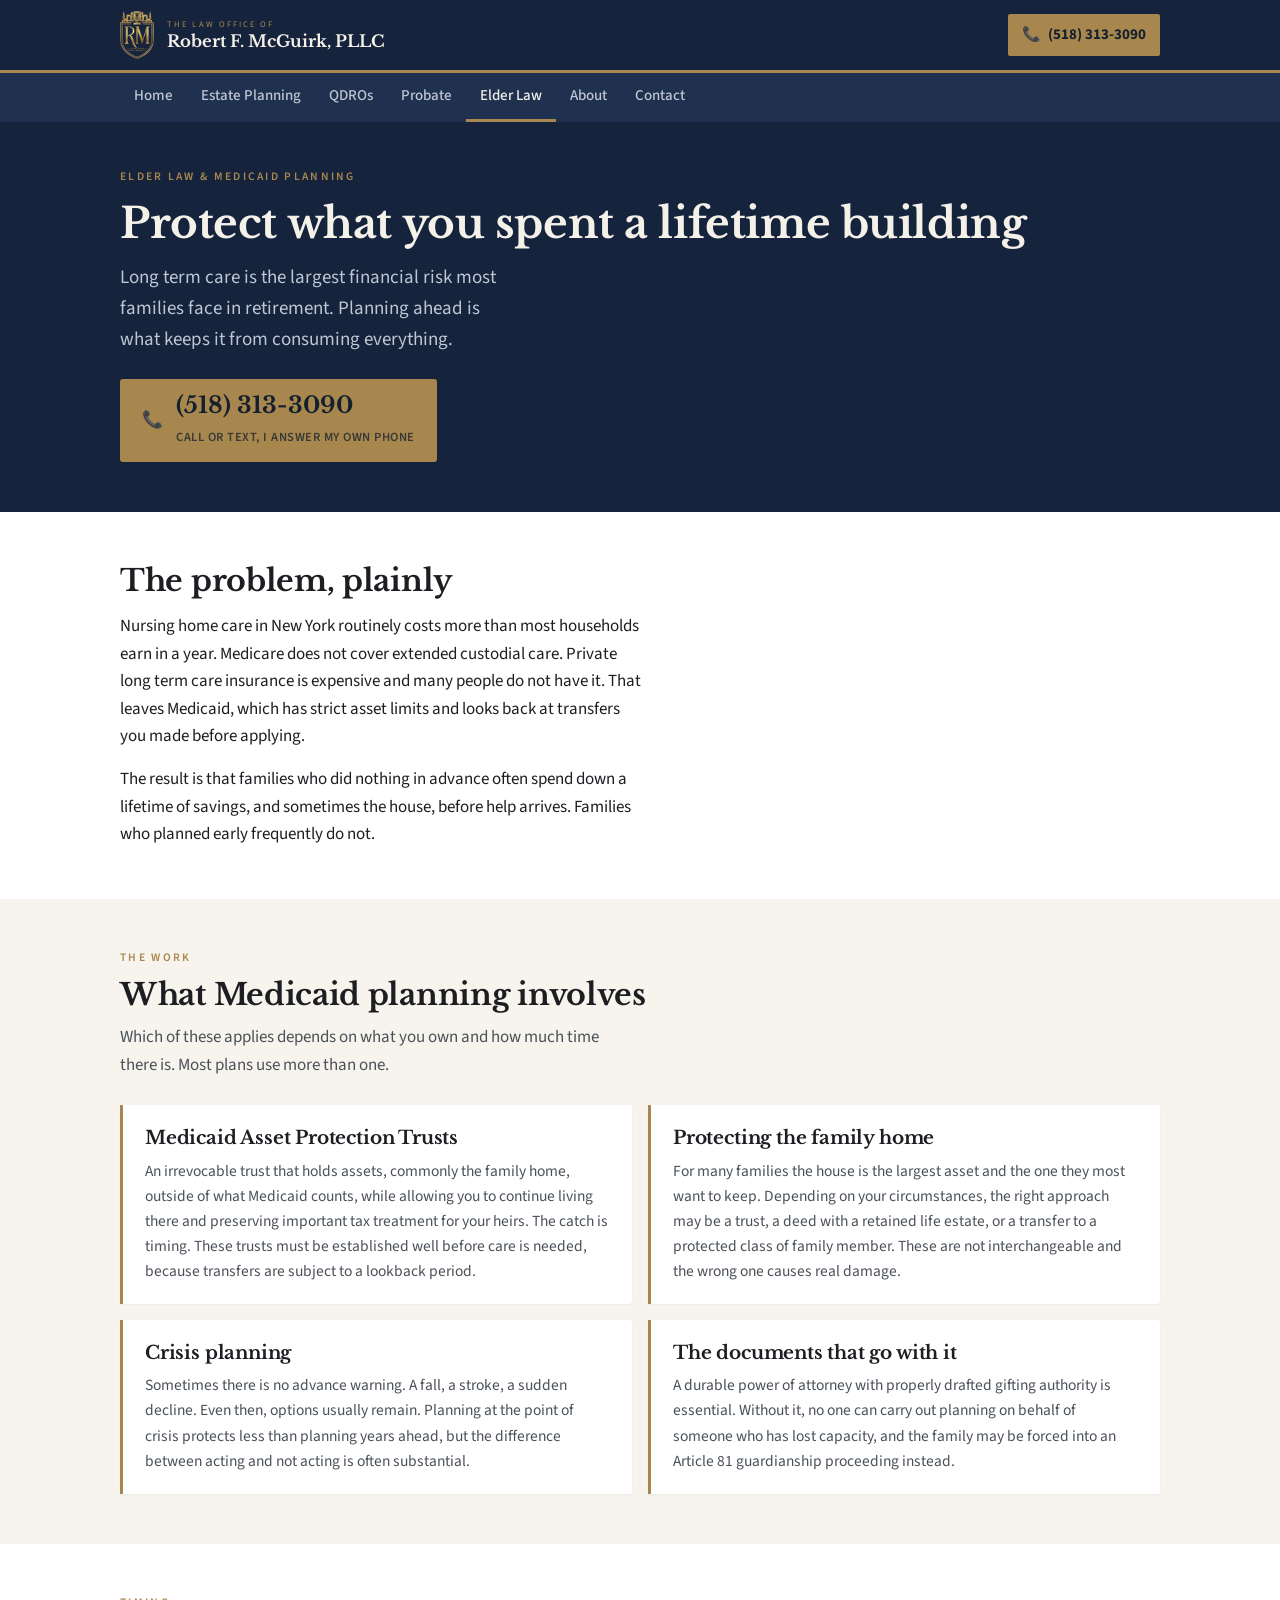
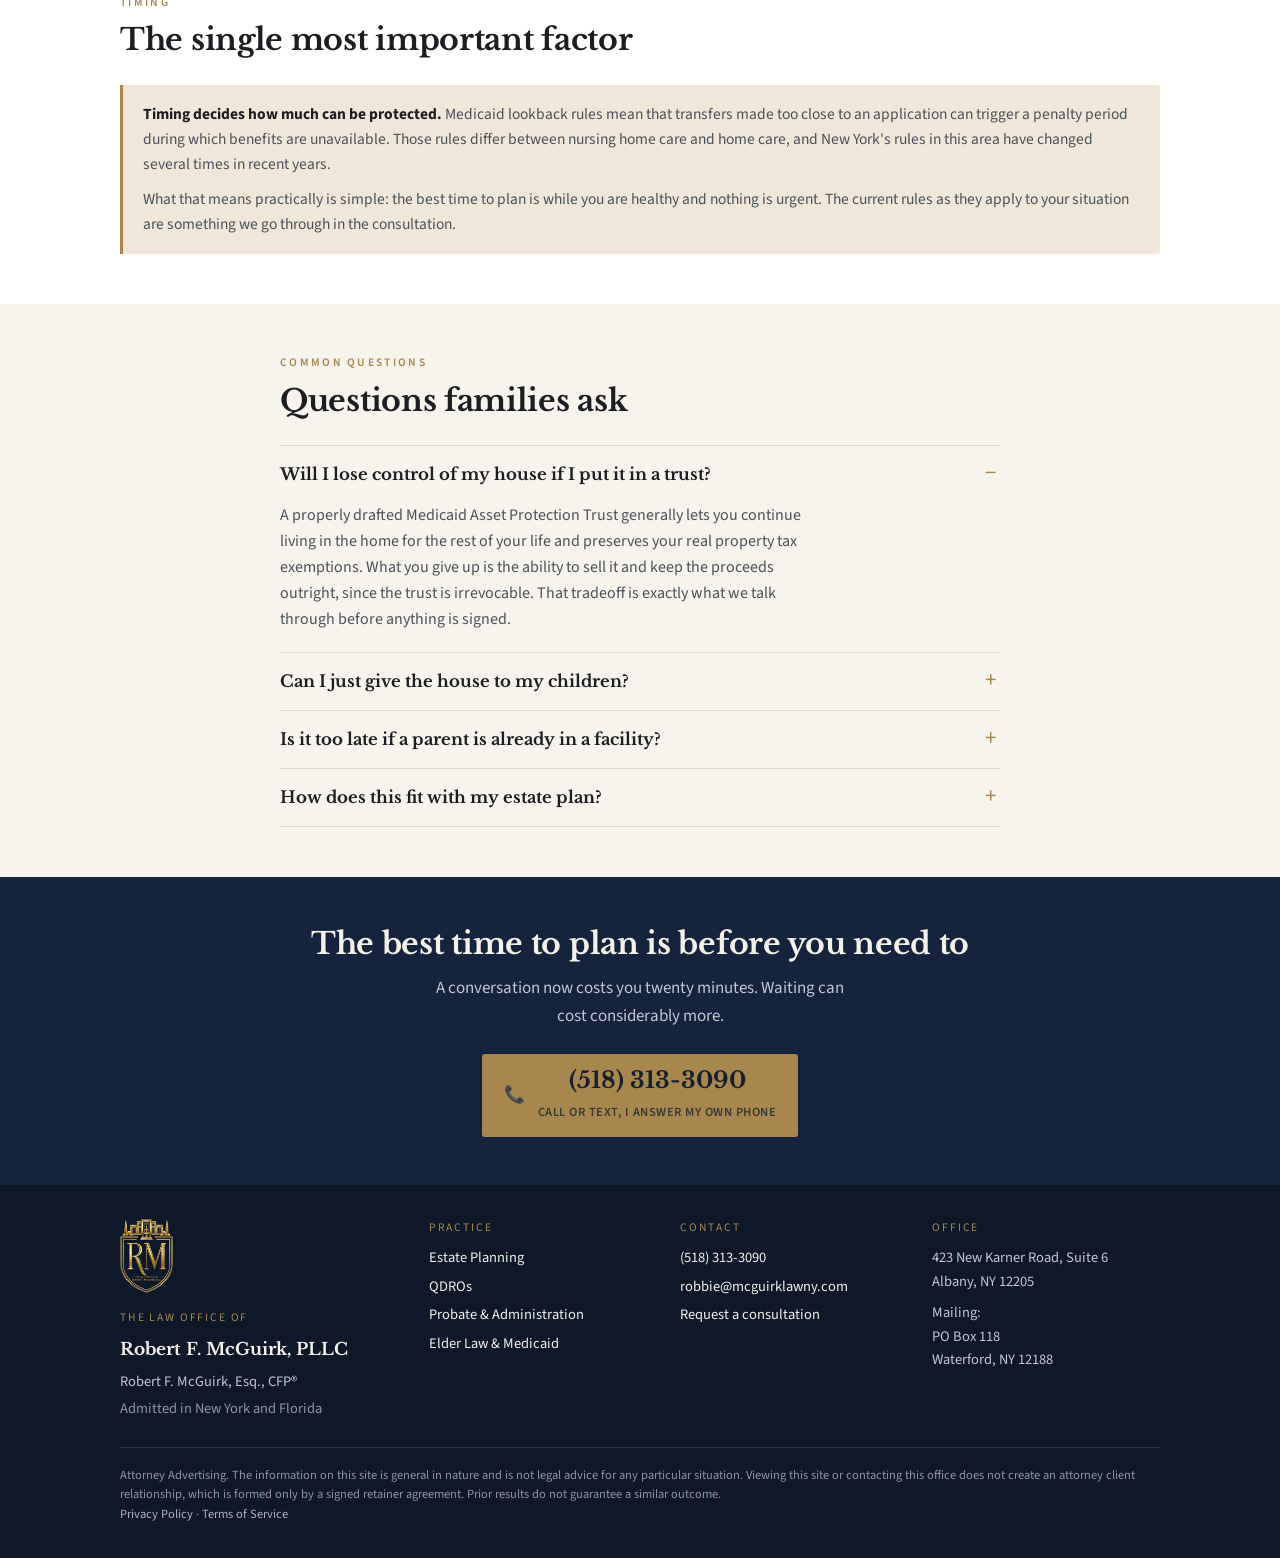
<file: elder-law.html>
<!doctype html>
<html lang="en">
<head>
<meta charset="utf-8">
<meta name="viewport" content="width=device-width, initial-scale=1, viewport-fit=cover">
<title>Elder Law &amp; Medicaid Planning | Robert F. McGuirk, PLLC</title>
<meta name="description" content="Albany elder law attorney. Medicaid Asset Protection Trusts, protecting the family home, and planning for long term care costs in New York.">
<link rel="preconnect" href="https://fonts.googleapis.com">
<link rel="preconnect" href="https://fonts.gstatic.com" crossorigin>
<link rel="stylesheet" href="https://fonts.googleapis.com/css2?family=Libre+Baskerville:ital,wght@0,400;0,700;1,400&family=Source+Sans+3:wght@400;500;600;700&display=swap">
<link rel="canonical" href="https://www.mcguirklawny.com/elder-law.html">
<link rel="icon" href="assets/favicon.ico" sizes="any">
<link rel="icon" href="assets/favicon-64.png" type="image/png" sizes="64x64">
<link rel="icon" href="assets/icon-192.png" type="image/png" sizes="192x192">
<link rel="apple-touch-icon" href="assets/apple-touch-icon.png">
<meta property="og:type" content="website">
<meta property="og:site_name" content="The Law Office of Robert F. McGuirk, PLLC">
<meta property="og:title" content="Elder Law &amp; Medicaid Planning | Robert F. McGuirk, PLLC">
<meta property="og:description" content="Albany elder law attorney. Medicaid Asset Protection Trusts, protecting the family home, and planning for long term care costs in New York.">
<meta property="og:url" content="https://www.mcguirklawny.com/elder-law.html">
<meta property="og:image" content="https://www.mcguirklawny.com/assets/og-image.jpg">
<meta property="og:image:width" content="1200">
<meta property="og:image:height" content="630">
<meta property="og:image:alt" content="The Law Office of Robert F. McGuirk, PLLC">
<meta name="twitter:card" content="summary_large_image">
<meta name="theme-color" content="#16233D">
<link rel="stylesheet" href="assets/site.css">
</head>
<body>
<a class="skip" href="#main">Skip to content</a>
<header class="topbar">
  <div class="wrap">
    <a class="mark" href="./">
      <img class="crest" src="assets/logo-mark.png" alt="" width="103" height="144">
      <span class="txt">
        <span class="pre">The Law Office of</span>
        <span class="nm">Robert F. McGuirk, PLLC</span>
      </span>
    </a>
    <div class="topright">
      <a class="topcall" href="tel:+15183133090">&#128222; <span class="lbl">(518) 313-3090</span></a>
    </div>
  </div>
</header>
<nav class="main"><div class="wrap"><ul><li><a href="./">Home</a></li><li><a href="estate-planning.html">Estate Planning</a></li><li><a href="qdros.html">QDROs</a></li><li><a href="probate.html">Probate</a></li><li><a href="elder-law.html" aria-current="page">Elder Law</a></li><li><a href="about.html">About</a></li><li><a href="contact.html">Contact</a></li></ul><details><summary>Menu</summary><ul><li><a href="./">Home</a></li><li><a href="estate-planning.html">Estate Planning</a></li><li><a href="qdros.html">QDROs</a></li><li><a href="probate.html">Probate</a></li><li><a href="elder-law.html" aria-current="page">Elder Law</a></li><li><a href="about.html">About</a></li><li><a href="contact.html">Contact</a></li></ul></details></div></nav>
<main id="main">

<div class="hero">
  <div class="wrap">
    <span class="eyebrow">Elder Law &amp; Medicaid Planning</span>
    <h1>Protect what you spent a lifetime building</h1>
    <p class="lede">Long term care is the largest financial risk most families face in retirement. Planning ahead is what keeps it from consuming everything.</p>
    <a class="cta-call" href="tel:+15183133090"><span>&#128222;</span><span><span class="num">(518) 313-3090</span><span class="sub">Call or text, I answer my own phone</span></span></a>
  </div>
</div>

<section>
  <div class="wrap">
    <div class="prose">
      <h2>The problem, plainly</h2>
      <p>Nursing home care in New York routinely costs more than most households earn in a year. Medicare does not cover extended custodial care. Private long term care insurance is expensive and many people do not have it. That leaves Medicaid, which has strict asset limits and looks back at transfers you made before applying.</p>
      <p>The result is that families who did nothing in advance often spend down a lifetime of savings, and sometimes the house, before help arrives. Families who planned early frequently do not.</p>

    </div>
  </div>
</section>

<section class="sec-cream">
  <div class="wrap">
    <div class="sechead">
      <span class="eyebrow">The work</span>
      <h2>What Medicaid planning involves</h2>
      <p>Which of these applies depends on what you own and how much time there is. Most plans use more than one.</p>
    </div>
    <div class="cards">
      <div class="card"><h3>Medicaid Asset Protection Trusts</h3><p>An irrevocable trust that holds assets, commonly the family home, outside of what Medicaid counts, while allowing you to continue living there and preserving important tax treatment for your heirs. The catch is timing. These trusts must be established well before care is needed, because transfers are subject to a lookback period.</p></div>
      <div class="card"><h3>Protecting the family home</h3><p>For many families the house is the largest asset and the one they most want to keep. Depending on your circumstances, the right approach may be a trust, a deed with a retained life estate, or a transfer to a protected class of family member. These are not interchangeable and the wrong one causes real damage.</p></div>
      <div class="card"><h3>Crisis planning</h3><p>Sometimes there is no advance warning. A fall, a stroke, a sudden decline. Even then, options usually remain. Planning at the point of crisis protects less than planning years ahead, but the difference between acting and not acting is often substantial.</p></div>
      <div class="card"><h3>The documents that go with it</h3><p>A durable power of attorney with properly drafted gifting authority is essential. Without it, no one can carry out planning on behalf of someone who has lost capacity, and the family may be forced into an Article 81 guardianship proceeding instead.</p></div>
    </div>
  </div>
</section>

<section>
  <div class="wrap">
    <div class="sechead"><span class="eyebrow">Timing</span><h2>The single most important factor</h2></div>
    <div class="callout">
      <p><b>Timing decides how much can be protected.</b> Medicaid lookback rules mean that transfers made too close to an application can trigger a penalty period during which benefits are unavailable. Those rules differ between nursing home care and home care, and New York's rules in this area have changed several times in recent years.</p>
      <p>What that means practically is simple: the best time to plan is while you are healthy and nothing is urgent. The current rules as they apply to your situation are something we go through in the consultation.</p>
    </div>
  </div>
</section>

<section class="sec-cream">
  <div class="narrow">
    <div class="sechead"><span class="eyebrow">Common questions</span><h2>Questions families ask</h2></div>
    <div class="faq">
      <details class="q" open><summary>Will I lose control of my house if I put it in a trust?</summary><div class="ans"><p>A properly drafted Medicaid Asset Protection Trust generally lets you continue living in the home for the rest of your life and preserves your real property tax exemptions. What you give up is the ability to sell it and keep the proceeds outright, since the trust is irrevocable. That tradeoff is exactly what we talk through before anything is signed.</p></div></details>
      <details class="q"><summary>Can I just give the house to my children?</summary><div class="ans"><p>You can, and it is often a mistake. An outright gift exposes the house to your children's creditors and divorces, can cost your heirs a significant capital gains tax benefit, and still counts as a transfer for Medicaid purposes. A trust usually accomplishes the goal without those consequences.</p></div></details>
      <details class="q"><summary>Is it too late if a parent is already in a facility?</summary><div class="ans"><p>Usually not too late to do anything, though the options narrow. Crisis planning can still protect a meaningful portion of assets in many cases. The worst outcome is doing nothing because someone assumed it was hopeless.</p></div></details>
      <details class="q"><summary>How does this fit with my estate plan?</summary><div class="ans"><p>It should be one plan, not two. Medicaid planning affects how assets are titled, who inherits and how they are taxed, so it needs to be drafted alongside your will, powers of attorney and beneficiary designations rather than bolted on afterward. <a href="estate-planning.html">More on estate planning &rarr;</a></p></div></details>
    </div>
  </div>
</section>

<div class="closer">
  <div class="narrow">
    <h2>The best time to plan is before you need to</h2>
    <p>A conversation now costs you twenty minutes. Waiting can cost considerably more.</p>
    <a class="cta-call" href="tel:+15183133090"><span>&#128222;</span><span><span class="num">(518) 313-3090</span><span class="sub">Call or text, I answer my own phone</span></span></a>
  </div>
</div>


</main>
<footer>
  <div class="wrap fgrid">
    <div>
      <img class="fcrest" src="assets/logo-mark.png" alt="" width="103" height="144">
      <div class="fh">The Law Office of</div>
      <div class="firmname">Robert F. McGuirk, PLLC</div>
      <div style="margin-top:6px">Robert F. McGuirk, Esq., CFP&reg;</div>
      <div style="margin-top:4px;color:#8C95A3">Admitted in New York and Florida</div>
    </div>
    <div>
      <div class="fh">Practice</div>
      <ul>
        <li><a href="estate-planning.html">Estate Planning</a></li>
        <li><a href="qdros.html">QDROs</a></li>
        <li><a href="probate.html">Probate &amp; Administration</a></li>
        <li><a href="elder-law.html">Elder Law &amp; Medicaid</a></li>
      </ul>
    </div>
    <div>
      <div class="fh">Contact</div>
      <ul>
        <li><a href="tel:+15183133090">(518) 313-3090</a></li>
        <li><a href="mailto:robbie@mcguirklawny.com">robbie@mcguirklawny.com</a></li>
        <li><a href="contact.html">Request a consultation</a></li>
      </ul>
    </div>
    <div>
      <div class="fh">Office</div>
      <div>423 New Karner Road, Suite&nbsp;6<br>Albany, NY 12205</div>
      <div style="margin-top:8px">Mailing:<br>PO Box 118<br>Waterford, NY 12188</div>
    </div>
  </div>
  <div class="wrap">
    <p class="legal">
      Attorney Advertising. The information on this site is general in nature and is not legal advice for any particular
      situation. Viewing this site or contacting this office does not create an attorney client relationship, which is
      formed only by a signed retainer agreement. Prior results do not guarantee a similar outcome.<br>
      <a href="privacy.html" style="color:#A9B3C2">Privacy Policy</a> &middot; <a href="terms.html" style="color:#A9B3C2">Terms of Service</a>
    </p>
  </div>
</footer>


<script>
(function(){
  /* Remember the Google Ads click id so it rides along with the form,
     even if the visitor lands on one page and submits from another.
     Kept for 90 days, which matches the Google Ads attribution window. */
  var KEY = "rfm_click", MAXAGE = 90 * 864e5;

  function remember(){
    try{
      var q = new URLSearchParams(location.search);
      var id = q.get("gclid") || q.get("wbraid") || q.get("gbraid");
      if(id){ localStorage.setItem(KEY, JSON.stringify({ id: id, t: Date.now() })); }
    }catch(e){}
  }

  function clickId(){
    try{
      var raw = localStorage.getItem(KEY);
      if(!raw){ return ""; }
      var v = JSON.parse(raw);
      return (Date.now() - v.t < MAXAGE) ? v.id : "";
    }catch(e){ return ""; }
  }

  remember();

  var forms = document.querySelectorAll("form[data-intake]");
  Array.prototype.forEach.call(forms, function(form){
    var ok    = document.getElementById(form.getAttribute("data-ok"));
    var err   = document.getElementById(form.getAttribute("data-err"));
    var btn   = form.querySelector(".submit");
    var label = btn ? btn.textContent : "";
    var gc    = form.querySelector('input[name="gclid"]');

    if(gc){ gc.value = clickId(); }

    form.addEventListener("submit", function(ev){
      ev.preventDefault();
      if(err){ err.hidden = true; }
      if(gc){ gc.value = clickId(); }
      if(btn){ btn.disabled = true; btn.textContent = "Sending\u2026"; }

      fetch(form.action, {
        method: "POST",
        body: new FormData(form),
        headers: { "Accept": "application/json" }
      }).then(function(res){
        if(res.ok){ return null; }
        /* Surface why it was refused, so a failure is diagnosable
           from the browser console instead of being a mystery. */
        return res.json().catch(function(){ return {}; }).then(function(d){
          throw new Error("HTTP " + res.status + " " + JSON.stringify(d));
        });
      }).then(function(){
        form.hidden = true;
        if(ok){ ok.hidden = false; ok.scrollIntoView({ block: "center" }); }

        /* GOOGLE ADS CONVERSION: once your tag is installed, replace the
           two placeholder values below and delete the surrounding comment
           markers. Nothing else on the page needs to change.

        if(window.gtag){
          gtag("event", "conversion", {
            send_to: "AW-CONVERSION_ID/CONVERSION_LABEL"
          });
        }
        */
      }).catch(function(e){
        console.error("[intake form] not sent:", (e && e.message) || e);
        if(btn){ btn.disabled = false; btn.textContent = label; }
        if(err){ err.hidden = false; err.scrollIntoView({ block: "center" }); }
      });
    });
  });
})();
</script>

</body>
</html>
</file>
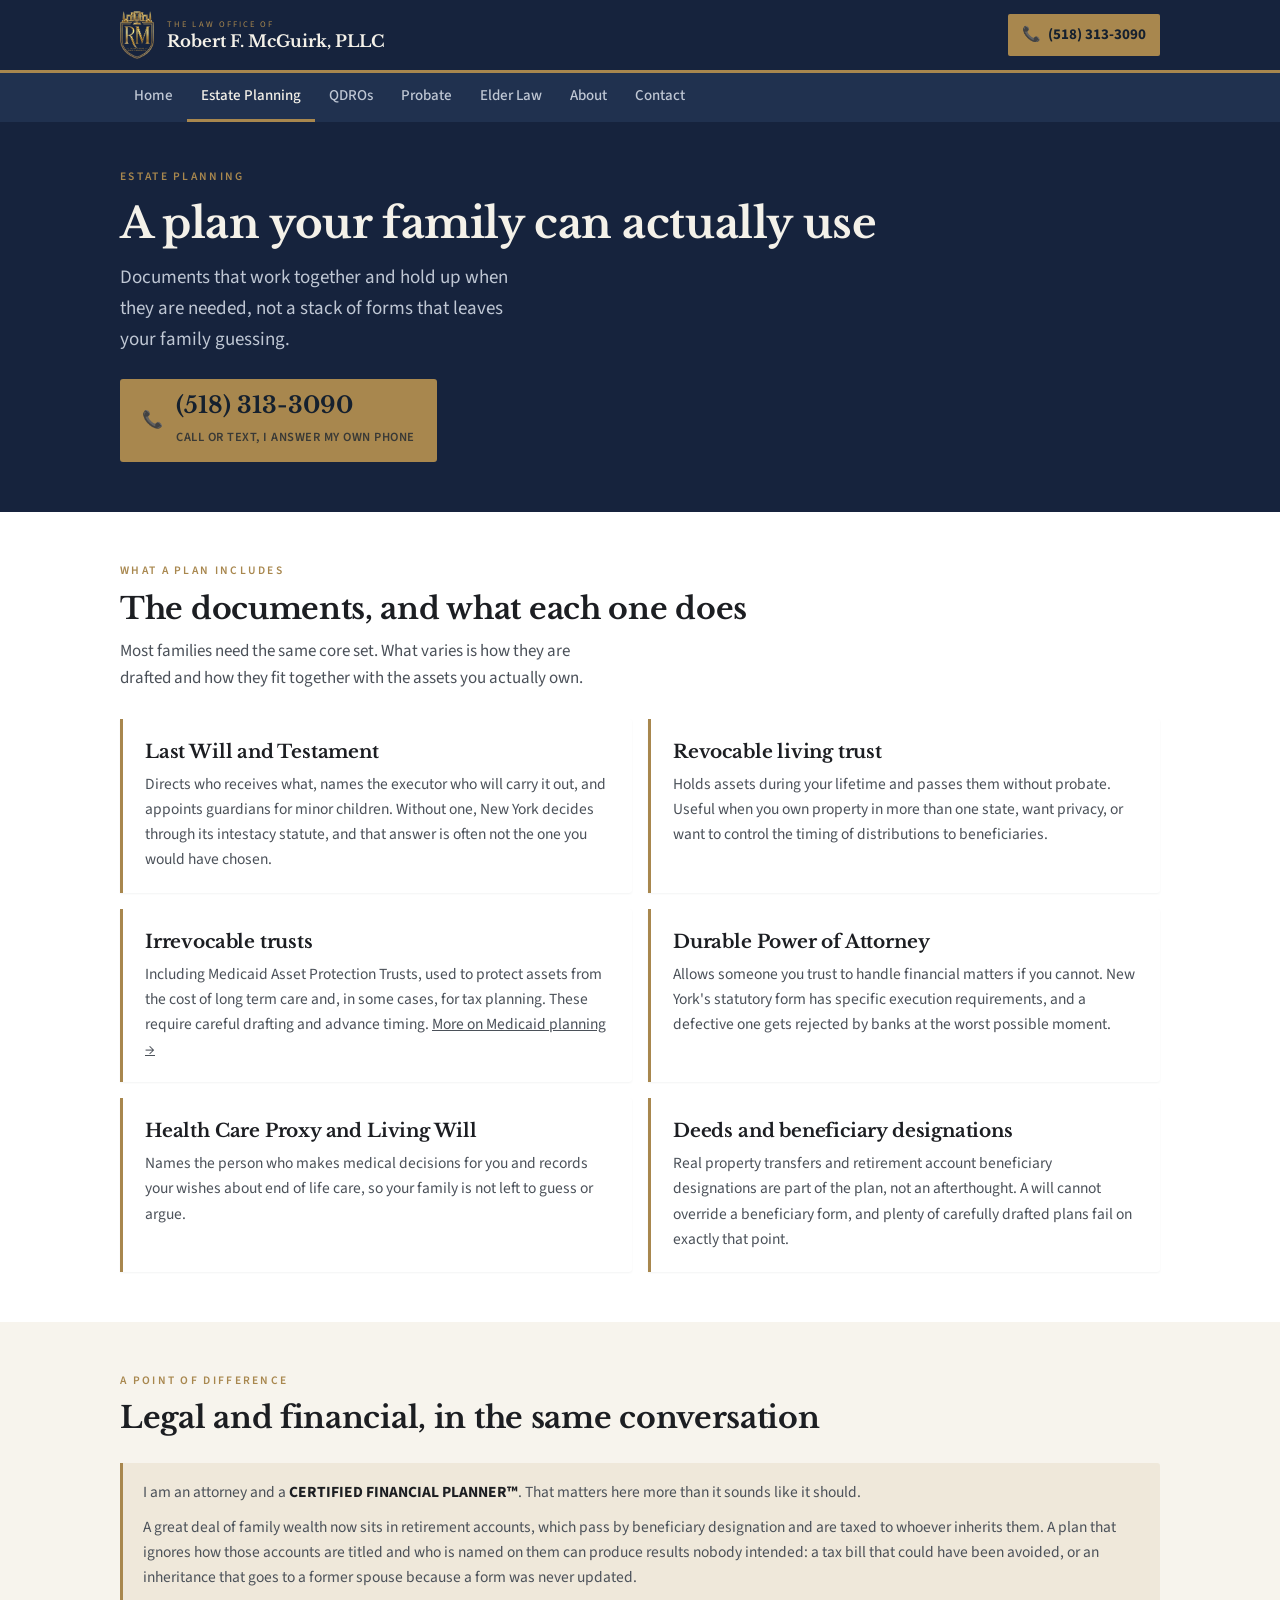
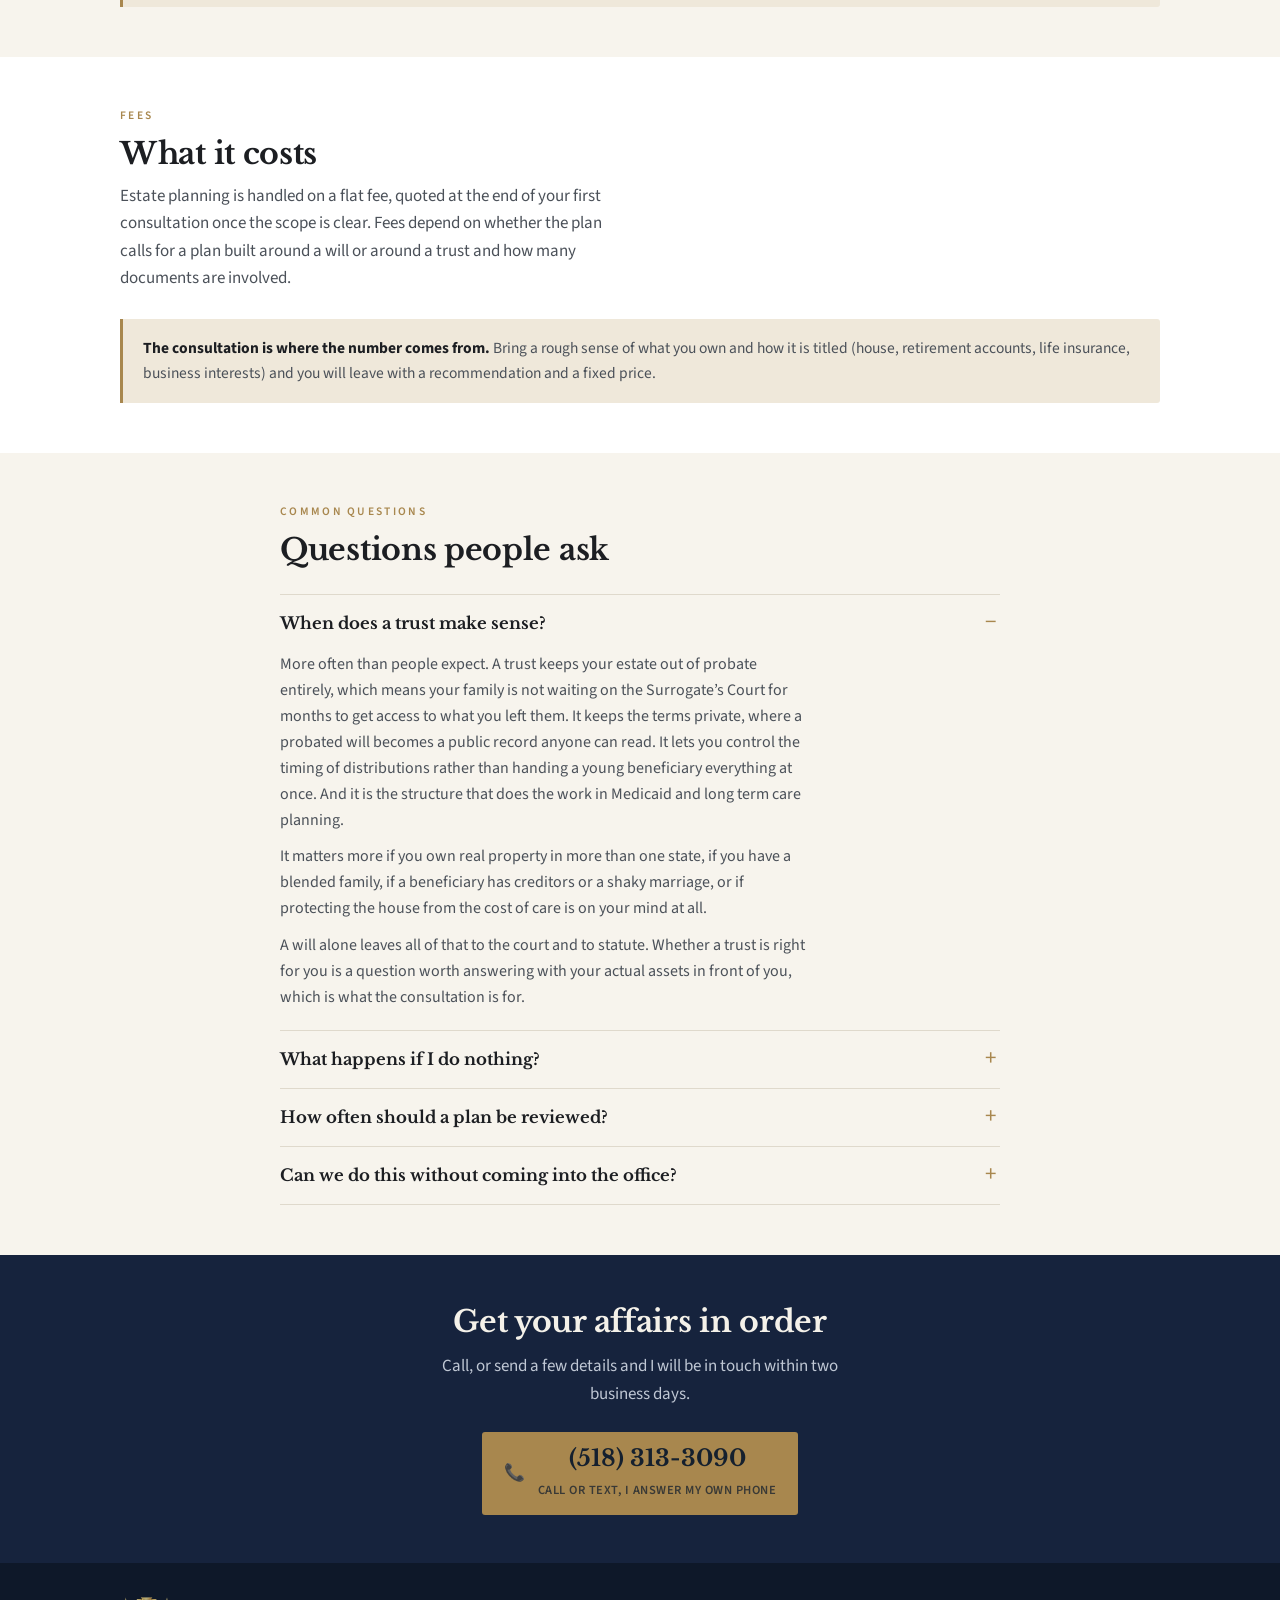
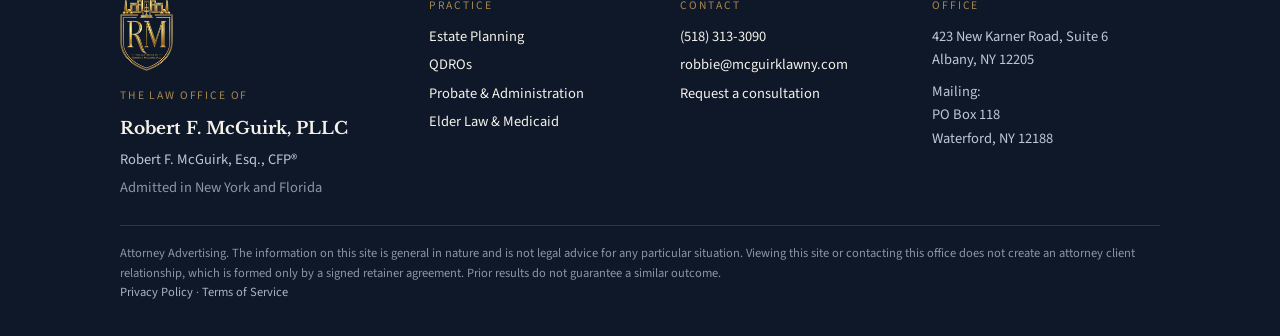
<file: estate-planning.html>
<!doctype html>
<html lang="en">
<head>
<meta charset="utf-8">
<meta name="viewport" content="width=device-width, initial-scale=1, viewport-fit=cover">
<title>Estate Planning | Robert F. McGuirk, PLLC</title>
<meta name="description" content="Albany estate planning attorney. Wills, revocable and irrevocable trusts, powers of attorney, health care proxies and deeds. Flat fees quoted before you retain.">
<link rel="preconnect" href="https://fonts.googleapis.com">
<link rel="preconnect" href="https://fonts.gstatic.com" crossorigin>
<link rel="stylesheet" href="https://fonts.googleapis.com/css2?family=Libre+Baskerville:ital,wght@0,400;0,700;1,400&family=Source+Sans+3:wght@400;500;600;700&display=swap">
<link rel="canonical" href="https://www.mcguirklawny.com/estate-planning.html">
<link rel="icon" href="assets/favicon.ico" sizes="any">
<link rel="icon" href="assets/favicon-64.png" type="image/png" sizes="64x64">
<link rel="icon" href="assets/icon-192.png" type="image/png" sizes="192x192">
<link rel="apple-touch-icon" href="assets/apple-touch-icon.png">
<meta property="og:type" content="website">
<meta property="og:site_name" content="The Law Office of Robert F. McGuirk, PLLC">
<meta property="og:title" content="Estate Planning | Robert F. McGuirk, PLLC">
<meta property="og:description" content="Albany estate planning attorney. Wills, revocable and irrevocable trusts, powers of attorney, health care proxies and deeds. Flat fees quoted before you retain.">
<meta property="og:url" content="https://www.mcguirklawny.com/estate-planning.html">
<meta property="og:image" content="https://www.mcguirklawny.com/assets/og-image.jpg">
<meta property="og:image:width" content="1200">
<meta property="og:image:height" content="630">
<meta property="og:image:alt" content="The Law Office of Robert F. McGuirk, PLLC">
<meta name="twitter:card" content="summary_large_image">
<meta name="theme-color" content="#16233D">
<link rel="stylesheet" href="assets/site.css">
</head>
<body>
<a class="skip" href="#main">Skip to content</a>
<header class="topbar">
  <div class="wrap">
    <a class="mark" href="./">
      <img class="crest" src="assets/logo-mark.png" alt="" width="103" height="144">
      <span class="txt">
        <span class="pre">The Law Office of</span>
        <span class="nm">Robert F. McGuirk, PLLC</span>
      </span>
    </a>
    <div class="topright">
      <a class="topcall" href="tel:+15183133090">&#128222; <span class="lbl">(518) 313-3090</span></a>
    </div>
  </div>
</header>
<nav class="main"><div class="wrap"><ul><li><a href="./">Home</a></li><li><a href="estate-planning.html" aria-current="page">Estate Planning</a></li><li><a href="qdros.html">QDROs</a></li><li><a href="probate.html">Probate</a></li><li><a href="elder-law.html">Elder Law</a></li><li><a href="about.html">About</a></li><li><a href="contact.html">Contact</a></li></ul><details><summary>Menu</summary><ul><li><a href="./">Home</a></li><li><a href="estate-planning.html" aria-current="page">Estate Planning</a></li><li><a href="qdros.html">QDROs</a></li><li><a href="probate.html">Probate</a></li><li><a href="elder-law.html">Elder Law</a></li><li><a href="about.html">About</a></li><li><a href="contact.html">Contact</a></li></ul></details></div></nav>
<main id="main">

<div class="hero">
  <div class="wrap">
    <span class="eyebrow">Estate Planning</span>
    <h1>A plan your family can actually use</h1>
    <p class="lede">Documents that work together and hold up when they are needed, not a stack of forms that leaves your family guessing.</p>
    <a class="cta-call" href="tel:+15183133090"><span>&#128222;</span><span><span class="num">(518) 313-3090</span><span class="sub">Call or text, I answer my own phone</span></span></a>
  </div>
</div>

<section>
  <div class="wrap">
    <div class="sechead">
      <span class="eyebrow">What a plan includes</span>
      <h2>The documents, and what each one does</h2>
      <p>Most families need the same core set. What varies is how they are drafted and how they fit together with the assets you actually own.</p>
    </div>
    <div class="cards">
      <div class="card"><h3>Last Will and Testament</h3><p>Directs who receives what, names the executor who will carry it out, and appoints guardians for minor children. Without one, New York decides through its intestacy statute, and that answer is often not the one you would have chosen.</p></div>
      <div class="card"><h3>Revocable living trust</h3><p>Holds assets during your lifetime and passes them without probate. Useful when you own property in more than one state, want privacy, or want to control the timing of distributions to beneficiaries.</p></div>
      <div class="card"><h3>Irrevocable trusts</h3><p>Including Medicaid Asset Protection Trusts, used to protect assets from the cost of long term care and, in some cases, for tax planning. These require careful drafting and advance timing. <a href="elder-law.html">More on Medicaid planning &rarr;</a></p></div>
      <div class="card"><h3>Durable Power of Attorney</h3><p>Allows someone you trust to handle financial matters if you cannot. New York's statutory form has specific execution requirements, and a defective one gets rejected by banks at the worst possible moment.</p></div>
      <div class="card"><h3>Health Care Proxy and Living Will</h3><p>Names the person who makes medical decisions for you and records your wishes about end of life care, so your family is not left to guess or argue.</p></div>
      <div class="card"><h3>Deeds and beneficiary designations</h3><p>Real property transfers and retirement account beneficiary designations are part of the plan, not an afterthought. A will cannot override a beneficiary form, and plenty of carefully drafted plans fail on exactly that point.</p></div>
    </div>
  </div>
</section>

<section class="sec-cream">
  <div class="wrap">
    <div class="sechead">
      <span class="eyebrow">A point of difference</span>
      <h2>Legal and financial, in the same conversation</h2>
    </div>
    <div class="callout">
      <p>I am an attorney and a <b>CERTIFIED FINANCIAL PLANNER&trade;</b>. That matters here more than it sounds like it should.</p>
      <p>A great deal of family wealth now sits in retirement accounts, which pass by beneficiary designation and are taxed to whoever inherits them. A plan that ignores how those accounts are titled and who is named on them can produce results nobody intended: a tax bill that could have been avoided, or an inheritance that goes to a former spouse because a form was never updated.</p>
    </div>
  </div>
</section>

<section>
  <div class="wrap">
    <div class="sechead">
      <span class="eyebrow">Fees</span>
      <h2>What it costs</h2>
      <p>Estate planning is handled on a flat fee, quoted at the end of your first consultation once the scope is clear. Fees depend on whether the plan calls for a plan built around a will or around a trust and how many documents are involved.</p>
    </div>
    <div class="callout">
      <p><b>The consultation is where the number comes from.</b> Bring a rough sense of what you own and how it is titled (house, retirement accounts, life insurance, business interests) and you will leave with a recommendation and a fixed price.</p>
    </div>
  </div>
</section>

<section class="sec-cream">
  <div class="narrow">
    <div class="sechead"><span class="eyebrow">Common questions</span><h2>Questions people ask</h2></div>
    <div class="faq">
      <details class="q" open><summary>When does a trust make sense?</summary><div class="ans"><p>More often than people expect. A trust keeps your estate out of probate entirely, which means your family is not waiting on the Surrogate&rsquo;s Court for months to get access to what you left them. It keeps the terms private, where a probated will becomes a public record anyone can read. It lets you control the timing of distributions rather than handing a young beneficiary everything at once. And it is the structure that does the work in Medicaid and long term care planning.</p><p>It matters more if you own real property in more than one state, if you have a blended family, if a beneficiary has creditors or a shaky marriage, or if protecting the house from the cost of care is on your mind at all.</p><p>A will alone leaves all of that to the court and to statute. Whether a trust is right for you is a question worth answering with your actual assets in front of you, which is what the consultation is for.</p></div></details>
      <details class="q"><summary>What happens if I do nothing?</summary><div class="ans"><p>New York's intestacy statute decides who inherits, which may not match your intentions, especially in blended families. The Surrogate's Court appoints an administrator rather than the person you would have chosen. Without a power of attorney or health care proxy, your family may need a guardianship proceeding to make decisions on your behalf, which is slow, public and expensive.</p></div></details>
      <details class="q"><summary>How often should a plan be reviewed?</summary><div class="ans"><p>Every three to five years, and immediately after a marriage, divorce, death, birth, a significant change in assets, or a move to another state. Beneficiary designations deserve a look every time you change jobs.</p></div></details>
      <details class="q"><summary>Can we do this without coming into the office?</summary><div class="ans"><p>Most of the process, including the consultation, drafting and review, can be handled by phone, video and email. New York has specific requirements for how wills are signed and witnessed, so the execution itself is arranged carefully. We will cover that when the drafts are ready.</p></div></details>
    </div>
  </div>
</section>

<div class="closer">
  <div class="narrow">
    <h2>Get your affairs in order</h2>
    <p>Call, or send a few details and I will be in touch within two business days.</p>
    <a class="cta-call" href="tel:+15183133090"><span>&#128222;</span><span><span class="num">(518) 313-3090</span><span class="sub">Call or text, I answer my own phone</span></span></a>
  </div>
</div>


</main>
<footer>
  <div class="wrap fgrid">
    <div>
      <img class="fcrest" src="assets/logo-mark.png" alt="" width="103" height="144">
      <div class="fh">The Law Office of</div>
      <div class="firmname">Robert F. McGuirk, PLLC</div>
      <div style="margin-top:6px">Robert F. McGuirk, Esq., CFP&reg;</div>
      <div style="margin-top:4px;color:#8C95A3">Admitted in New York and Florida</div>
    </div>
    <div>
      <div class="fh">Practice</div>
      <ul>
        <li><a href="estate-planning.html">Estate Planning</a></li>
        <li><a href="qdros.html">QDROs</a></li>
        <li><a href="probate.html">Probate &amp; Administration</a></li>
        <li><a href="elder-law.html">Elder Law &amp; Medicaid</a></li>
      </ul>
    </div>
    <div>
      <div class="fh">Contact</div>
      <ul>
        <li><a href="tel:+15183133090">(518) 313-3090</a></li>
        <li><a href="mailto:robbie@mcguirklawny.com">robbie@mcguirklawny.com</a></li>
        <li><a href="contact.html">Request a consultation</a></li>
      </ul>
    </div>
    <div>
      <div class="fh">Office</div>
      <div>423 New Karner Road, Suite&nbsp;6<br>Albany, NY 12205</div>
      <div style="margin-top:8px">Mailing:<br>PO Box 118<br>Waterford, NY 12188</div>
    </div>
  </div>
  <div class="wrap">
    <p class="legal">
      Attorney Advertising. The information on this site is general in nature and is not legal advice for any particular
      situation. Viewing this site or contacting this office does not create an attorney client relationship, which is
      formed only by a signed retainer agreement. Prior results do not guarantee a similar outcome.<br>
      <a href="privacy.html" style="color:#A9B3C2">Privacy Policy</a> &middot; <a href="terms.html" style="color:#A9B3C2">Terms of Service</a>
    </p>
  </div>
</footer>


<script>
(function(){
  /* Remember the Google Ads click id so it rides along with the form,
     even if the visitor lands on one page and submits from another.
     Kept for 90 days, which matches the Google Ads attribution window. */
  var KEY = "rfm_click", MAXAGE = 90 * 864e5;

  function remember(){
    try{
      var q = new URLSearchParams(location.search);
      var id = q.get("gclid") || q.get("wbraid") || q.get("gbraid");
      if(id){ localStorage.setItem(KEY, JSON.stringify({ id: id, t: Date.now() })); }
    }catch(e){}
  }

  function clickId(){
    try{
      var raw = localStorage.getItem(KEY);
      if(!raw){ return ""; }
      var v = JSON.parse(raw);
      return (Date.now() - v.t < MAXAGE) ? v.id : "";
    }catch(e){ return ""; }
  }

  remember();

  var forms = document.querySelectorAll("form[data-intake]");
  Array.prototype.forEach.call(forms, function(form){
    var ok    = document.getElementById(form.getAttribute("data-ok"));
    var err   = document.getElementById(form.getAttribute("data-err"));
    var btn   = form.querySelector(".submit");
    var label = btn ? btn.textContent : "";
    var gc    = form.querySelector('input[name="gclid"]');

    if(gc){ gc.value = clickId(); }

    form.addEventListener("submit", function(ev){
      ev.preventDefault();
      if(err){ err.hidden = true; }
      if(gc){ gc.value = clickId(); }
      if(btn){ btn.disabled = true; btn.textContent = "Sending\u2026"; }

      fetch(form.action, {
        method: "POST",
        body: new FormData(form),
        headers: { "Accept": "application/json" }
      }).then(function(res){
        if(res.ok){ return null; }
        /* Surface why it was refused, so a failure is diagnosable
           from the browser console instead of being a mystery. */
        return res.json().catch(function(){ return {}; }).then(function(d){
          throw new Error("HTTP " + res.status + " " + JSON.stringify(d));
        });
      }).then(function(){
        form.hidden = true;
        if(ok){ ok.hidden = false; ok.scrollIntoView({ block: "center" }); }

        /* GOOGLE ADS CONVERSION: once your tag is installed, replace the
           two placeholder values below and delete the surrounding comment
           markers. Nothing else on the page needs to change.

        if(window.gtag){
          gtag("event", "conversion", {
            send_to: "AW-CONVERSION_ID/CONVERSION_LABEL"
          });
        }
        */
      }).catch(function(e){
        console.error("[intake form] not sent:", (e && e.message) || e);
        if(btn){ btn.disabled = false; btn.textContent = label; }
        if(err){ err.hidden = false; err.scrollIntoView({ block: "center" }); }
      });
    });
  });
})();
</script>

</body>
</html>
</file>
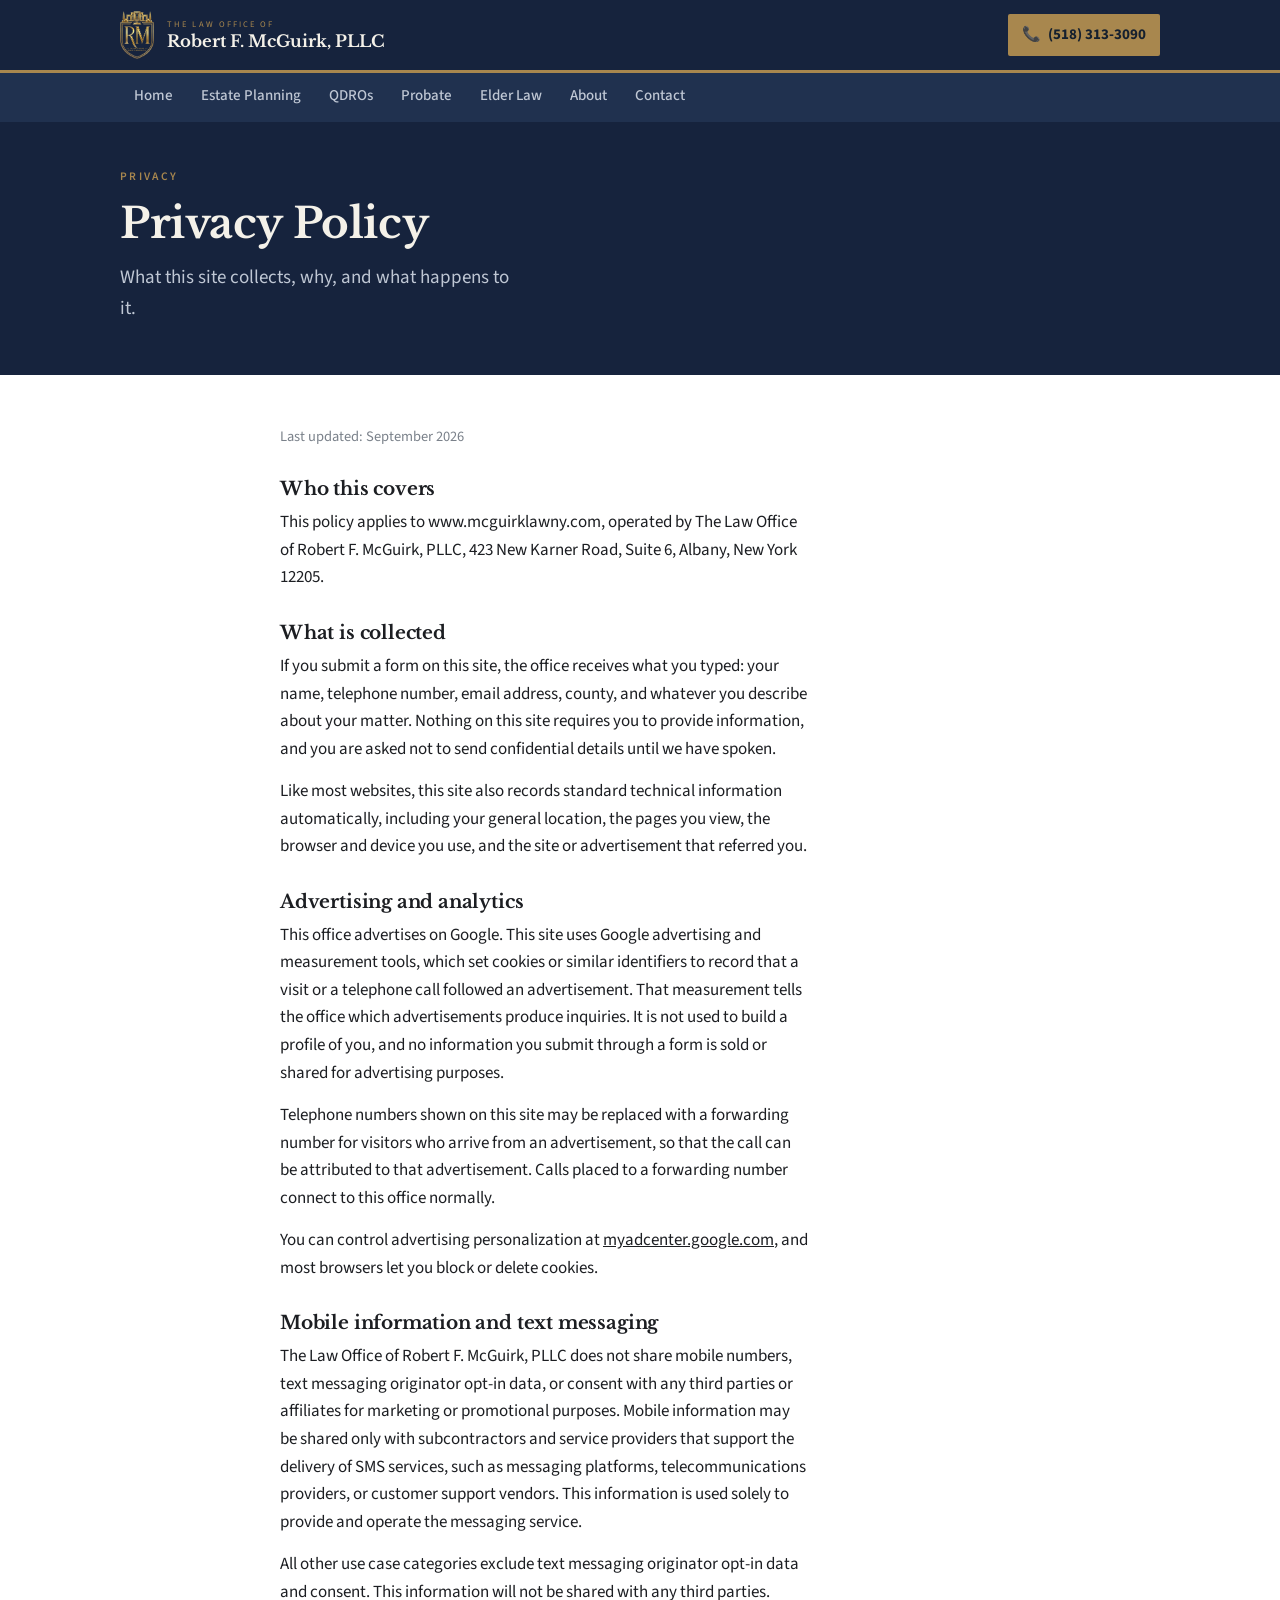
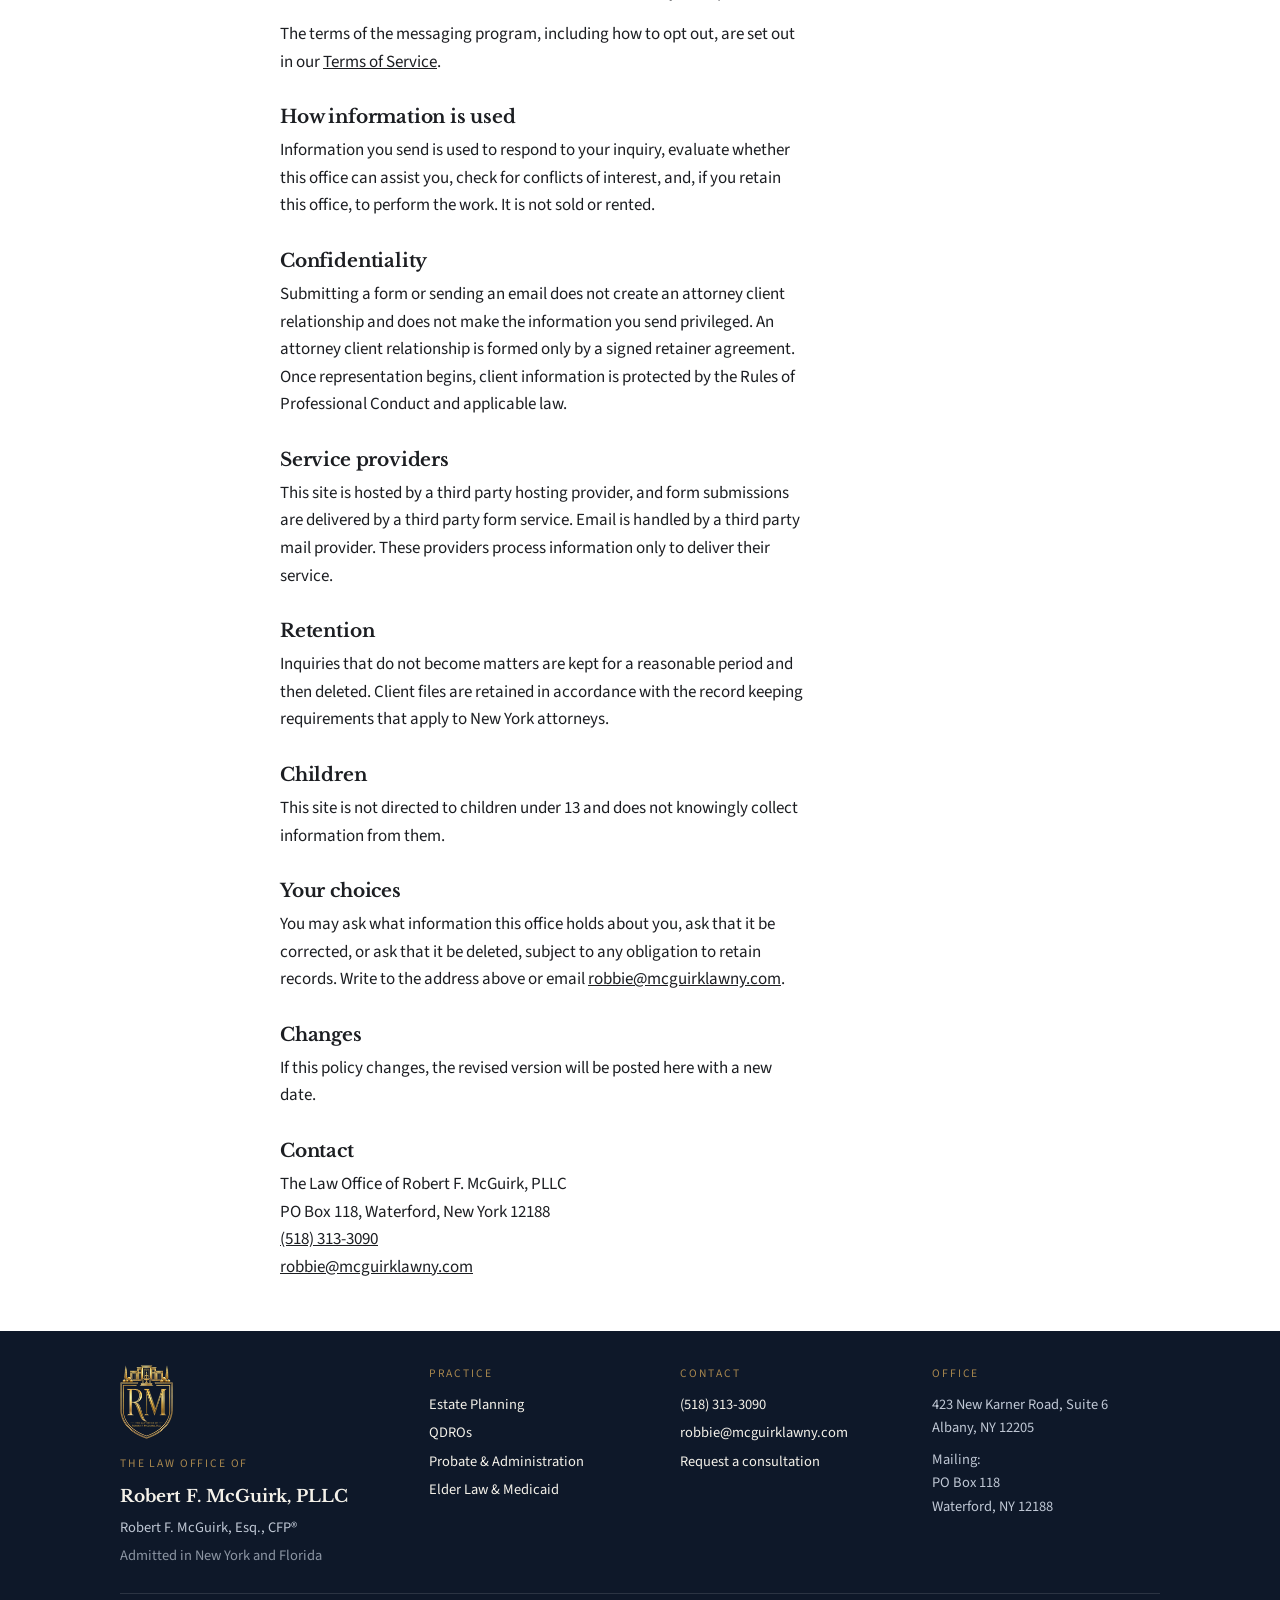
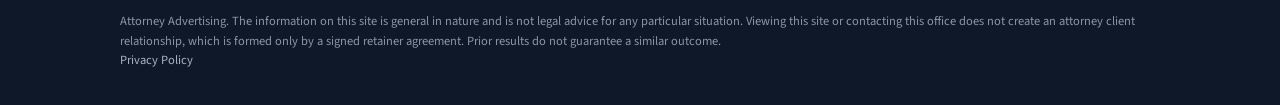
<file: privacy.html>
<!doctype html>
<html lang="en">
<head>
<meta charset="utf-8">
<meta name="viewport" content="width=device-width, initial-scale=1, viewport-fit=cover">
<title>Privacy Policy | Robert F. McGuirk, PLLC</title>
<meta name="description" content="Privacy policy for the website of The Law Office of Robert F. McGuirk, PLLC.">
<link rel="preconnect" href="https://fonts.googleapis.com">
<link rel="preconnect" href="https://fonts.gstatic.com" crossorigin>
<link rel="stylesheet" href="https://fonts.googleapis.com/css2?family=Libre+Baskerville:ital,wght@0,400;0,700;1,400&family=Source+Sans+3:wght@400;500;600;700&display=swap">
<link rel="canonical" href="https://www.mcguirklawny.com/privacy.html">
<link rel="icon" href="assets/favicon.ico" sizes="any">
<link rel="icon" href="assets/favicon-64.png" type="image/png" sizes="64x64">
<link rel="icon" href="assets/icon-192.png" type="image/png" sizes="192x192">
<link rel="apple-touch-icon" href="assets/apple-touch-icon.png">
<meta property="og:type" content="website">
<meta property="og:site_name" content="The Law Office of Robert F. McGuirk, PLLC">
<meta property="og:title" content="Privacy Policy | Robert F. McGuirk, PLLC">
<meta property="og:description" content="Privacy policy for the website of The Law Office of Robert F. McGuirk, PLLC.">
<meta property="og:url" content="https://www.mcguirklawny.com/privacy.html">
<meta property="og:image" content="https://www.mcguirklawny.com/assets/og-image.jpg">
<meta property="og:image:width" content="1200">
<meta property="og:image:height" content="630">
<meta property="og:image:alt" content="The Law Office of Robert F. McGuirk, PLLC">
<meta name="twitter:card" content="summary_large_image">
<meta name="theme-color" content="#16233D">
<link rel="stylesheet" href="assets/site.css">
</head>
<body>
<a class="skip" href="#main">Skip to content</a>
<header class="topbar">
  <div class="wrap">
    <a class="mark" href="./">
      <img class="crest" src="assets/logo-mark.png" alt="" width="103" height="144">
      <span class="txt">
        <span class="pre">The Law Office of</span>
        <span class="nm">Robert F. McGuirk, PLLC</span>
      </span>
    </a>
    <div class="topright">
      <a class="topcall" href="tel:+15183133090">&#128222; <span class="lbl">(518) 313-3090</span></a>
    </div>
  </div>
</header>
<nav class="main"><div class="wrap"><ul><li><a href="./">Home</a></li><li><a href="estate-planning.html">Estate Planning</a></li><li><a href="qdros.html">QDROs</a></li><li><a href="probate.html">Probate</a></li><li><a href="elder-law.html">Elder Law</a></li><li><a href="about.html">About</a></li><li><a href="contact.html">Contact</a></li></ul><details><summary>Menu</summary><ul><li><a href="./">Home</a></li><li><a href="estate-planning.html">Estate Planning</a></li><li><a href="qdros.html">QDROs</a></li><li><a href="probate.html">Probate</a></li><li><a href="elder-law.html">Elder Law</a></li><li><a href="about.html">About</a></li><li><a href="contact.html">Contact</a></li></ul></details></div></nav>
<main id="main">

<div class="hero">
  <div class="wrap">
    <span class="eyebrow">Privacy</span>
    <h1>Privacy Policy</h1>
    <p class="lede">What this site collects, why, and what happens to it.</p>
  </div>
</div>

<section>
  <div class="narrow">
    <div class="prose">
      <p style="color:var(--ink-3);font-size:14.5px">Last updated: September 2026</p>

      <h3>Who this covers</h3>
      <p>This policy applies to www.mcguirklawny.com, operated by The Law Office of Robert F. McGuirk, PLLC,
      423 New Karner Road, Suite 6, Albany, New York 12205.</p>

      <h3>What is collected</h3>
      <p>If you submit a form on this site, the office receives what you typed: your name, telephone number, email
      address, county, and whatever you describe about your matter. Nothing on this site requires you to provide
      information, and you are asked not to send confidential details until we have spoken.</p>
      <p>Like most websites, this site also records standard technical information automatically, including your
      general location, the pages you view, the browser and device you use, and the site or advertisement that
      referred you.</p>

      <h3>Advertising and analytics</h3>
      <p>This office advertises on Google. This site uses Google advertising and measurement tools, which set cookies
      or similar identifiers to record that a visit or a telephone call followed an advertisement. That measurement
      tells the office which advertisements produce inquiries. It is not used to build a profile of you, and no
      information you submit through a form is sold or shared for advertising purposes.</p>
      <p>Telephone numbers shown on this site may be replaced with a forwarding number for visitors who arrive from an
      advertisement, so that the call can be attributed to that advertisement. Calls placed to a forwarding number
      connect to this office normally.</p>
      <p>You can control advertising personalization at
      <a href="https://myadcenter.google.com">myadcenter.google.com</a>, and most browsers let you block or delete
      cookies.</p>

      <h3>Mobile information and text messaging</h3>
      <p>The Law Office of Robert F. McGuirk, PLLC does not share mobile numbers, text messaging originator opt-in
      data, or consent with any third parties or affiliates for marketing or promotional purposes. Mobile information
      may be shared only with subcontractors and service providers that support the delivery of SMS services, such as
      messaging platforms, telecommunications providers, or customer support vendors. This information is used solely
      to provide and operate the messaging service.</p>
      <p>All other use case categories exclude text messaging originator opt-in data and consent. This information
      will not be shared with any third parties.</p>
      <p>The terms of the messaging program, including how to opt out, are set out in our
      <a href="terms.html">Terms of Service</a>.</p>

      <h3>How information is used</h3>
      <p>Information you send is used to respond to your inquiry, evaluate whether this office can assist you, check
      for conflicts of interest, and, if you retain this office, to perform the work. It is not sold or rented.</p>

      <h3>Confidentiality</h3>
      <p>Submitting a form or sending an email does not create an attorney client relationship and does not make the
      information you send privileged. An attorney client relationship is formed only by a signed retainer agreement.
      Once representation begins, client information is protected by the Rules of Professional Conduct and applicable
      law.</p>

      <h3>Service providers</h3>
      <p>This site is hosted by a third party hosting provider, and form submissions are delivered by a third party
      form service. Email is handled by a third party mail provider. These providers process information only to
      deliver their service.</p>

      <h3>Retention</h3>
      <p>Inquiries that do not become matters are kept for a reasonable period and then deleted. Client files are
      retained in accordance with the record keeping requirements that apply to New York attorneys.</p>

      <h3>Children</h3>
      <p>This site is not directed to children under 13 and does not knowingly collect information from them.</p>

      <h3>Your choices</h3>
      <p>You may ask what information this office holds about you, ask that it be corrected, or ask that it be
      deleted, subject to any obligation to retain records. Write to the address above or email
      <a href="mailto:robbie@mcguirklawny.com">robbie@mcguirklawny.com</a>.</p>

      <h3>Changes</h3>
      <p>If this policy changes, the revised version will be posted here with a new date.</p>

      <h3>Contact</h3>
      <p>The Law Office of Robert F. McGuirk, PLLC<br>
      PO Box 118, Waterford, New York 12188<br>
      <a href="tel:+15183133090">(518) 313-3090</a><br>
      <a href="mailto:robbie@mcguirklawny.com">robbie@mcguirklawny.com</a></p>
    </div>
  </div>
</section>

</main>
<footer>
  <div class="wrap fgrid">
    <div>
      <img class="fcrest" src="assets/logo-mark.png" alt="" width="103" height="144">
      <div class="fh">The Law Office of</div>
      <div class="firmname">Robert F. McGuirk, PLLC</div>
      <div style="margin-top:6px">Robert F. McGuirk, Esq., CFP&reg;</div>
      <div style="margin-top:4px;color:#8C95A3">Admitted in New York and Florida</div>
    </div>
    <div>
      <div class="fh">Practice</div>
      <ul>
        <li><a href="estate-planning.html">Estate Planning</a></li>
        <li><a href="qdros.html">QDROs</a></li>
        <li><a href="probate.html">Probate &amp; Administration</a></li>
        <li><a href="elder-law.html">Elder Law &amp; Medicaid</a></li>
      </ul>
    </div>
    <div>
      <div class="fh">Contact</div>
      <ul>
        <li><a href="tel:+15183133090">(518) 313-3090</a></li>
        <li><a href="mailto:robbie@mcguirklawny.com">robbie@mcguirklawny.com</a></li>
        <li><a href="contact.html">Request a consultation</a></li>
      </ul>
    </div>
    <div>
      <div class="fh">Office</div>
      <div>423 New Karner Road, Suite&nbsp;6<br>Albany, NY 12205</div>
      <div style="margin-top:8px">Mailing:<br>PO Box 118<br>Waterford, NY 12188</div>
    </div>
  </div>
  <div class="wrap">
    <p class="legal">
      Attorney Advertising. The information on this site is general in nature and is not legal advice for any particular
      situation. Viewing this site or contacting this office does not create an attorney client relationship, which is
      formed only by a signed retainer agreement. Prior results do not guarantee a similar outcome.<br>
      <a href="privacy.html" style="color:#A9B3C2">Privacy Policy</a>
    </p>
  </div>
</footer>

<script>
(function(){
  /* Remember the Google Ads click id so it rides along with the form,
     even if the visitor lands on one page and submits from another.
     Kept for 90 days, which matches the Google Ads attribution window. */
  var KEY = "rfm_click", MAXAGE = 90 * 864e5;

  function remember(){
    try{
      var q = new URLSearchParams(location.search);
      var id = q.get("gclid") || q.get("wbraid") || q.get("gbraid");
      if(id){ localStorage.setItem(KEY, JSON.stringify({ id: id, t: Date.now() })); }
    }catch(e){}
  }

  function clickId(){
    try{
      var raw = localStorage.getItem(KEY);
      if(!raw){ return ""; }
      var v = JSON.parse(raw);
      return (Date.now() - v.t < MAXAGE) ? v.id : "";
    }catch(e){ return ""; }
  }

  remember();

  var forms = document.querySelectorAll("form[data-intake]");
  Array.prototype.forEach.call(forms, function(form){
    var ok    = document.getElementById(form.getAttribute("data-ok"));
    var err   = document.getElementById(form.getAttribute("data-err"));
    var btn   = form.querySelector(".submit");
    var label = btn ? btn.textContent : "";
    var gc    = form.querySelector('input[name="gclid"]');

    if(gc){ gc.value = clickId(); }

    form.addEventListener("submit", function(ev){
      ev.preventDefault();
      if(err){ err.hidden = true; }
      if(gc){ gc.value = clickId(); }
      if(btn){ btn.disabled = true; btn.textContent = "Sending\u2026"; }

      fetch(form.action, {
        method: "POST",
        body: new FormData(form),
        headers: { "Accept": "application/json" }
      }).then(function(res){
        if(res.ok){ return null; }
        /* Surface why it was refused, so a failure is diagnosable
           from the browser console instead of being a mystery. */
        return res.json().catch(function(){ return {}; }).then(function(d){
          throw new Error("HTTP " + res.status + " " + JSON.stringify(d));
        });
      }).then(function(){
        form.hidden = true;
        if(ok){ ok.hidden = false; ok.scrollIntoView({ block: "center" }); }

        /* GOOGLE ADS CONVERSION: once your tag is installed, replace the
           two placeholder values below and delete the surrounding comment
           markers. Nothing else on the page needs to change.

        if(window.gtag){
          gtag("event", "conversion", {
            send_to: "AW-CONVERSION_ID/CONVERSION_LABEL"
          });
        }
        */
      }).catch(function(e){
        console.error("[intake form] not sent:", (e && e.message) || e);
        if(btn){ btn.disabled = false; btn.textContent = label; }
        if(err){ err.hidden = false; err.scrollIntoView({ block: "center" }); }
      });
    });
  });
})();
</script>

</body>
</html>
</file>
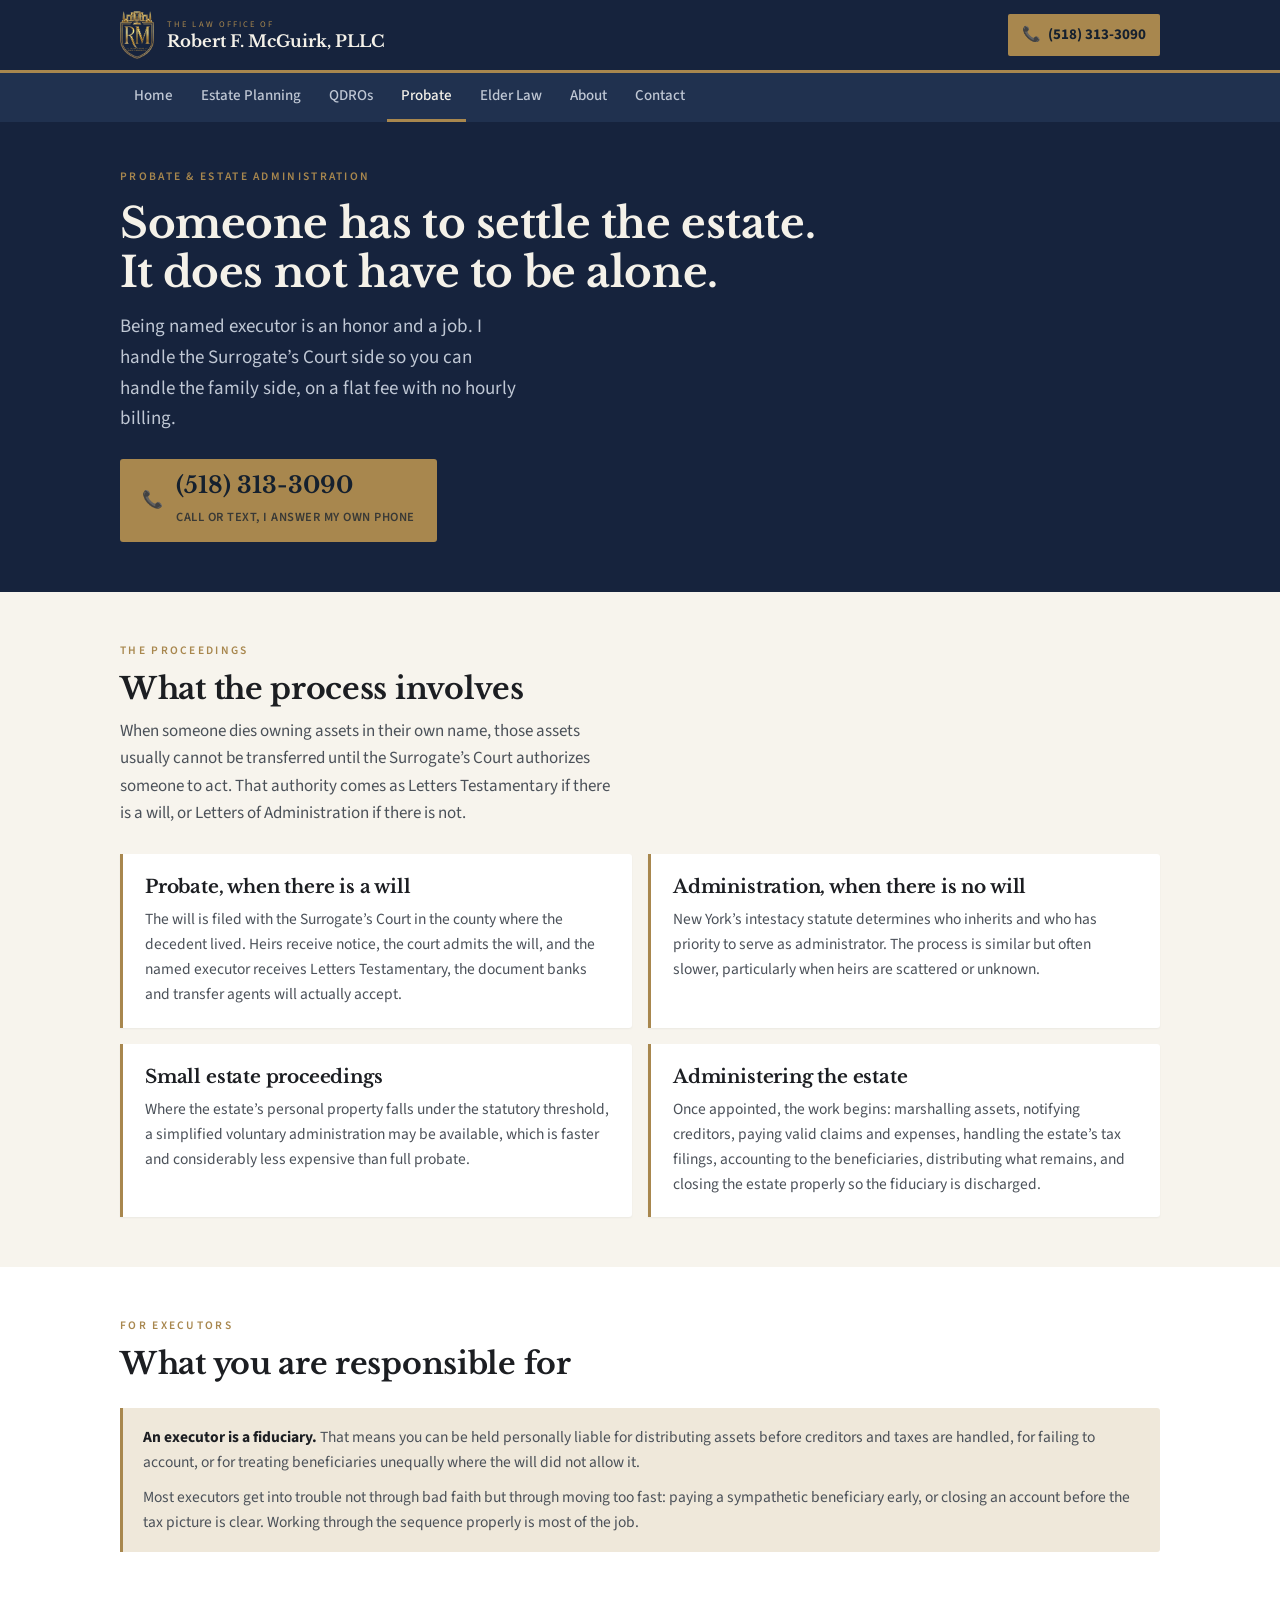
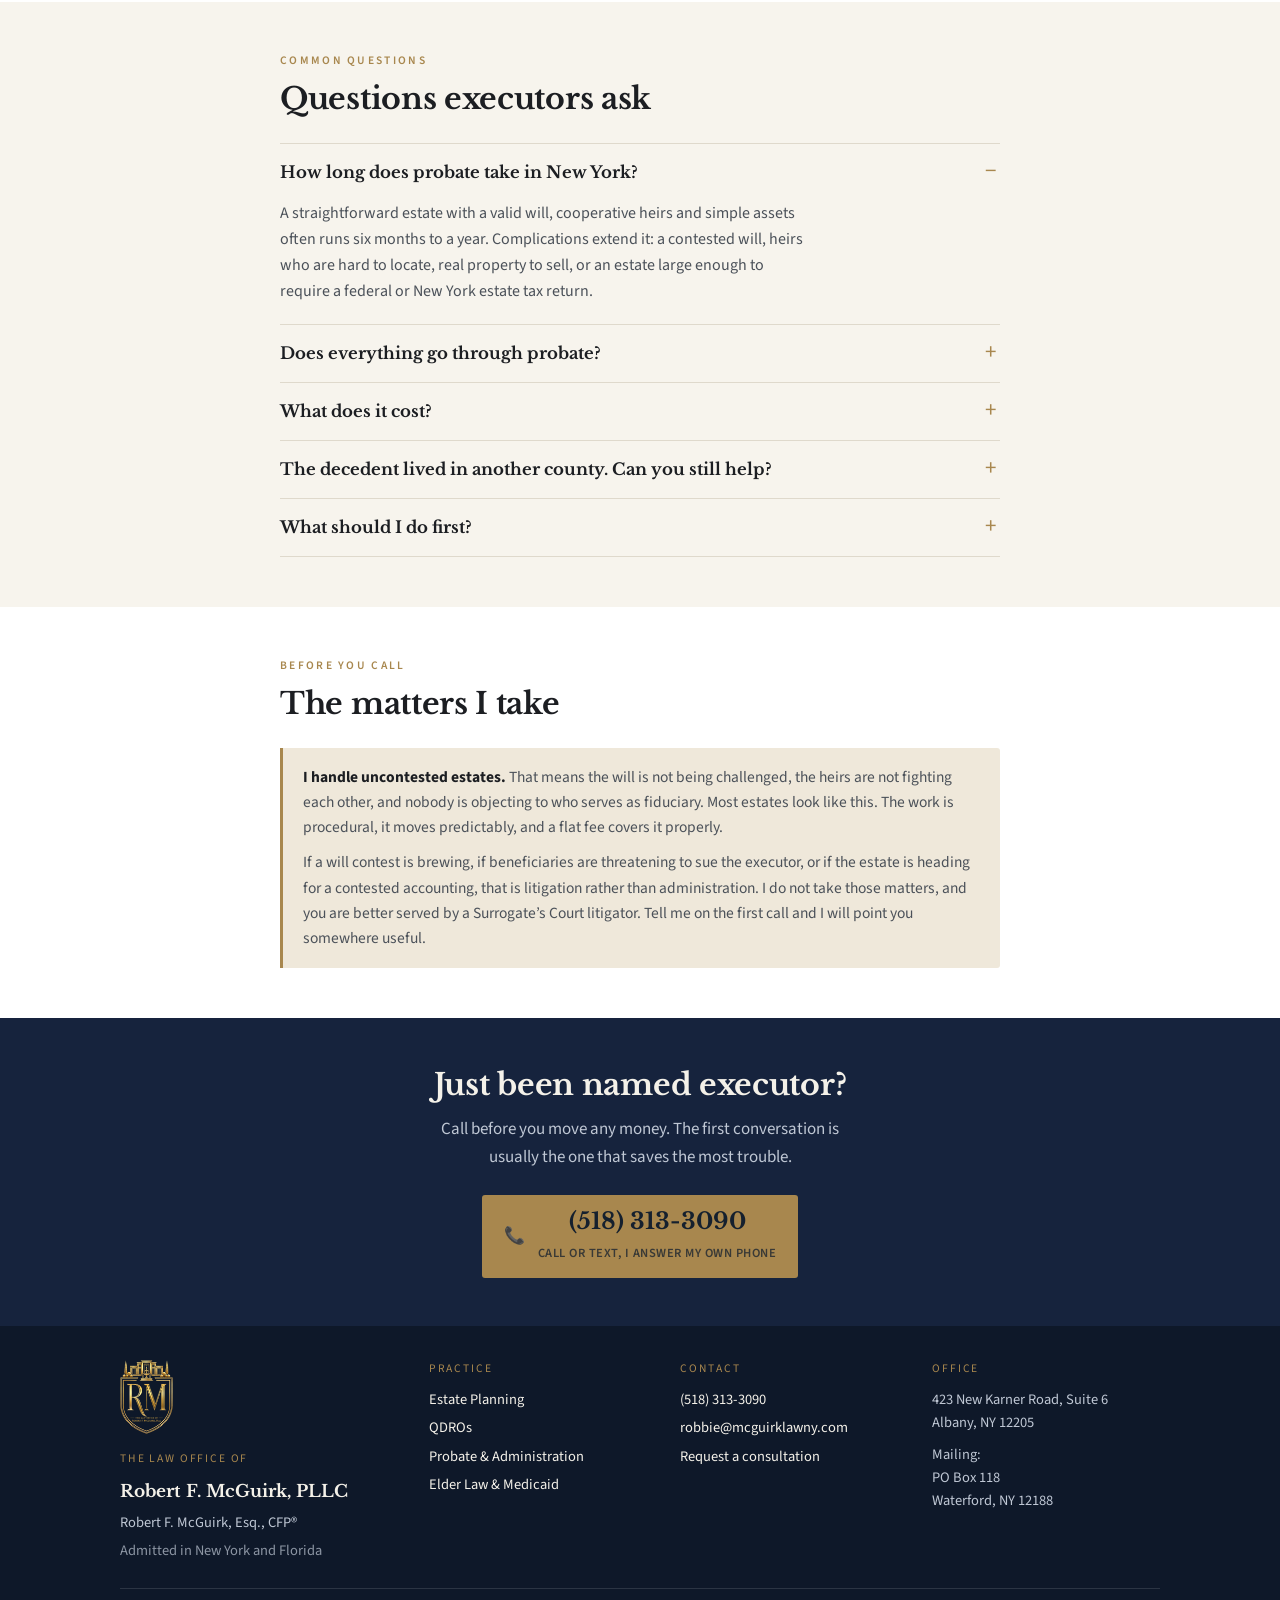
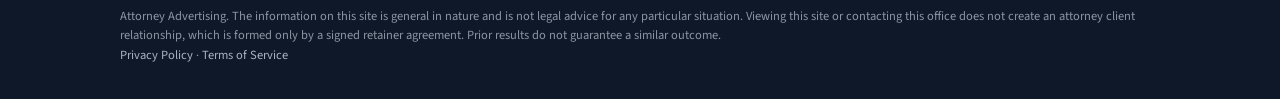
<file: probate.html>
<!doctype html>
<html lang="en">
<head>
<meta charset="utf-8">
<meta name="viewport" content="width=device-width, initial-scale=1, viewport-fit=cover">
<title>Probate &amp; Estate Administration | Robert F. McGuirk, PLLC</title>
<meta name="description" content="Albany probate attorney guiding executors and administrators through New York Surrogate's Court, from petition through distribution and closing the estate.">
<link rel="preconnect" href="https://fonts.googleapis.com">
<link rel="preconnect" href="https://fonts.gstatic.com" crossorigin>
<link rel="stylesheet" href="https://fonts.googleapis.com/css2?family=Libre+Baskerville:ital,wght@0,400;0,700;1,400&family=Source+Sans+3:wght@400;500;600;700&display=swap">
<link rel="canonical" href="https://www.mcguirklawny.com/probate.html">
<link rel="icon" href="assets/favicon.ico" sizes="any">
<link rel="icon" href="assets/favicon-64.png" type="image/png" sizes="64x64">
<link rel="icon" href="assets/icon-192.png" type="image/png" sizes="192x192">
<link rel="apple-touch-icon" href="assets/apple-touch-icon.png">
<meta property="og:type" content="website">
<meta property="og:site_name" content="The Law Office of Robert F. McGuirk, PLLC">
<meta property="og:title" content="Probate &amp; Estate Administration | Robert F. McGuirk, PLLC">
<meta property="og:description" content="Albany probate attorney guiding executors and administrators through New York Surrogate's Court, from petition through distribution and closing the estate.">
<meta property="og:url" content="https://www.mcguirklawny.com/probate.html">
<meta property="og:image" content="https://www.mcguirklawny.com/assets/og-image.jpg">
<meta property="og:image:width" content="1200">
<meta property="og:image:height" content="630">
<meta property="og:image:alt" content="The Law Office of Robert F. McGuirk, PLLC">
<meta name="twitter:card" content="summary_large_image">
<meta name="theme-color" content="#16233D">
<link rel="stylesheet" href="assets/site.css">
</head>
<body>
<a class="skip" href="#main">Skip to content</a>
<header class="topbar">
  <div class="wrap">
    <a class="mark" href="./">
      <img class="crest" src="assets/logo-mark.png" alt="" width="103" height="144">
      <span class="txt">
        <span class="pre">The Law Office of</span>
        <span class="nm">Robert F. McGuirk, PLLC</span>
      </span>
    </a>
    <div class="topright">
      <a class="topcall" href="tel:+15183133090">&#128222; <span class="lbl">(518) 313-3090</span></a>
    </div>
  </div>
</header>
<nav class="main"><div class="wrap"><ul><li><a href="./">Home</a></li><li><a href="estate-planning.html">Estate Planning</a></li><li><a href="qdros.html">QDROs</a></li><li><a href="probate.html" aria-current="page">Probate</a></li><li><a href="elder-law.html">Elder Law</a></li><li><a href="about.html">About</a></li><li><a href="contact.html">Contact</a></li></ul><details><summary>Menu</summary><ul><li><a href="./">Home</a></li><li><a href="estate-planning.html">Estate Planning</a></li><li><a href="qdros.html">QDROs</a></li><li><a href="probate.html" aria-current="page">Probate</a></li><li><a href="elder-law.html">Elder Law</a></li><li><a href="about.html">About</a></li><li><a href="contact.html">Contact</a></li></ul></details></div></nav>
<main id="main">

<div class="hero">
  <div class="wrap">
    <span class="eyebrow">Probate &amp; Estate Administration</span>
    <h1>Someone has to settle the estate. It does not have to be alone.</h1>
    <p class="lede">Being named executor is an honor and a job. I handle the Surrogate&rsquo;s Court side so you can handle the family side, on a flat fee with no hourly billing.</p>
    <a class="cta-call" href="tel:+15183133090"><span>&#128222;</span><span><span class="num">(518) 313-3090</span><span class="sub">Call or text, I answer my own phone</span></span></a>
  </div>
</div>

<section class="sec-cream">
  <div class="wrap">
    <div class="sechead">
      <span class="eyebrow">The proceedings</span>
      <h2>What the process involves</h2>
      <p>When someone dies owning assets in their own name, those assets usually cannot be transferred until the Surrogate&rsquo;s Court authorizes someone to act. That authority comes as Letters Testamentary if there is a will, or Letters of Administration if there is not.</p>
    </div>
    <div class="cards">
      <div class="card"><h3>Probate, when there is a will</h3><p>The will is filed with the Surrogate&rsquo;s Court in the county where the decedent lived. Heirs receive notice, the court admits the will, and the named executor receives Letters Testamentary, the document banks and transfer agents will actually accept.</p></div>
      <div class="card"><h3>Administration, when there is no will</h3><p>New York&rsquo;s intestacy statute determines who inherits and who has priority to serve as administrator. The process is similar but often slower, particularly when heirs are scattered or unknown.</p></div>
      <div class="card"><h3>Small estate proceedings</h3><p>Where the estate&rsquo;s personal property falls under the statutory threshold, a simplified voluntary administration may be available, which is faster and considerably less expensive than full probate.</p></div>
      <div class="card"><h3>Administering the estate</h3><p>Once appointed, the work begins: marshalling assets, notifying creditors, paying valid claims and expenses, handling the estate&rsquo;s tax filings, accounting to the beneficiaries, distributing what remains, and closing the estate properly so the fiduciary is discharged.</p></div>
    </div>
  </div>
</section>

<section>
  <div class="wrap">
    <div class="sechead"><span class="eyebrow">For executors</span><h2>What you are responsible for</h2></div>
    <div class="callout">
      <p><b>An executor is a fiduciary.</b> That means you can be held personally liable for distributing assets before creditors and taxes are handled, for failing to account, or for treating beneficiaries unequally where the will did not allow it.</p>
      <p>Most executors get into trouble not through bad faith but through moving too fast: paying a sympathetic beneficiary early, or closing an account before the tax picture is clear. Working through the sequence properly is most of the job.</p>
    </div>
  </div>
</section>

<section class="sec-cream">
  <div class="narrow">
    <div class="sechead"><span class="eyebrow">Common questions</span><h2>Questions executors ask</h2></div>
    <div class="faq">
      <details class="q" open><summary>How long does probate take in New York?</summary><div class="ans"><p>A straightforward estate with a valid will, cooperative heirs and simple assets often runs six months to a year. Complications extend it: a contested will, heirs who are hard to locate, real property to sell, or an estate large enough to require a federal or New York estate tax return.</p></div></details>
      <details class="q"><summary>Does everything go through probate?</summary><div class="ans"><p>No. Assets with a named beneficiary, such as life insurance, retirement accounts and transfer on death accounts, pass outside the estate, as does property held jointly with right of survivorship and anything titled in a trust. Sometimes very little is left to probate, which is one reason <a href="estate-planning.html">planning ahead</a> matters.</p></div></details>
      <details class="q"><summary>What does it cost?</summary><div class="ans"><p>A flat fee, quoted before you retain, once I know the size and shape of the estate. There is no hourly billing and no running meter, so calling me with a question does not cost you anything.</p><p>Court filing fees are set by statute and based on the size of the estate. Those are separate and are paid to the court. In New York, attorney fees in estate matters are also subject to review by the Surrogate&rsquo;s Court for reasonableness.</p></div></details>
      <details class="q"><summary>The decedent lived in another county. Can you still help?</summary><div class="ans"><p>Yes. Probate is filed in the county of the decedent&rsquo;s domicile, and I handle matters throughout New York. Much of the process is paperwork and correspondence rather than court appearances.</p></div></details>
      <details class="q"><summary>What should I do first?</summary><div class="ans"><p>Secure the property, locate the original will if there is one, and do not distribute anything or close accounts yet. Then call. An early conversation prevents most of the problems that are expensive to unwind later.</p></div></details>
    </div>
  </div>
</section>

<section>
  <div class="narrow">
    <div class="sechead">
      <span class="eyebrow">Before you call</span>
      <h2>The matters I take</h2>
    </div>
    <div class="callout">
      <p><b>I handle uncontested estates.</b> That means the will is not being challenged, the heirs are not fighting
      each other, and nobody is objecting to who serves as fiduciary. Most estates look like this. The work is
      procedural, it moves predictably, and a flat fee covers it properly.</p>
      <p>If a will contest is brewing, if beneficiaries are threatening to sue the executor, or if the estate is
      heading for a contested accounting, that is litigation rather than administration. I do not take those matters,
      and you are better served by a Surrogate&rsquo;s Court litigator. Tell me on the first call and I will point you
      somewhere useful.</p>
    </div>
  </div>
</section>

<div class="closer">
  <div class="narrow">
    <h2>Just been named executor?</h2>
    <p>Call before you move any money. The first conversation is usually the one that saves the most trouble.</p>
    <a class="cta-call" href="tel:+15183133090"><span>&#128222;</span><span><span class="num">(518) 313-3090</span><span class="sub">Call or text, I answer my own phone</span></span></a>
  </div>
</div>


</main>
<footer>
  <div class="wrap fgrid">
    <div>
      <img class="fcrest" src="assets/logo-mark.png" alt="" width="103" height="144">
      <div class="fh">The Law Office of</div>
      <div class="firmname">Robert F. McGuirk, PLLC</div>
      <div style="margin-top:6px">Robert F. McGuirk, Esq., CFP&reg;</div>
      <div style="margin-top:4px;color:#8C95A3">Admitted in New York and Florida</div>
    </div>
    <div>
      <div class="fh">Practice</div>
      <ul>
        <li><a href="estate-planning.html">Estate Planning</a></li>
        <li><a href="qdros.html">QDROs</a></li>
        <li><a href="probate.html">Probate &amp; Administration</a></li>
        <li><a href="elder-law.html">Elder Law &amp; Medicaid</a></li>
      </ul>
    </div>
    <div>
      <div class="fh">Contact</div>
      <ul>
        <li><a href="tel:+15183133090">(518) 313-3090</a></li>
        <li><a href="mailto:robbie@mcguirklawny.com">robbie@mcguirklawny.com</a></li>
        <li><a href="contact.html">Request a consultation</a></li>
      </ul>
    </div>
    <div>
      <div class="fh">Office</div>
      <div>423 New Karner Road, Suite&nbsp;6<br>Albany, NY 12205</div>
      <div style="margin-top:8px">Mailing:<br>PO Box 118<br>Waterford, NY 12188</div>
    </div>
  </div>
  <div class="wrap">
    <p class="legal">
      Attorney Advertising. The information on this site is general in nature and is not legal advice for any particular
      situation. Viewing this site or contacting this office does not create an attorney client relationship, which is
      formed only by a signed retainer agreement. Prior results do not guarantee a similar outcome.<br>
      <a href="privacy.html" style="color:#A9B3C2">Privacy Policy</a> &middot; <a href="terms.html" style="color:#A9B3C2">Terms of Service</a>
    </p>
  </div>
</footer>


<script>
(function(){
  /* Remember the Google Ads click id so it rides along with the form,
     even if the visitor lands on one page and submits from another.
     Kept for 90 days, which matches the Google Ads attribution window. */
  var KEY = "rfm_click", MAXAGE = 90 * 864e5;

  function remember(){
    try{
      var q = new URLSearchParams(location.search);
      var id = q.get("gclid") || q.get("wbraid") || q.get("gbraid");
      if(id){ localStorage.setItem(KEY, JSON.stringify({ id: id, t: Date.now() })); }
    }catch(e){}
  }

  function clickId(){
    try{
      var raw = localStorage.getItem(KEY);
      if(!raw){ return ""; }
      var v = JSON.parse(raw);
      return (Date.now() - v.t < MAXAGE) ? v.id : "";
    }catch(e){ return ""; }
  }

  remember();

  var forms = document.querySelectorAll("form[data-intake]");
  Array.prototype.forEach.call(forms, function(form){
    var ok    = document.getElementById(form.getAttribute("data-ok"));
    var err   = document.getElementById(form.getAttribute("data-err"));
    var btn   = form.querySelector(".submit");
    var label = btn ? btn.textContent : "";
    var gc    = form.querySelector('input[name="gclid"]');

    if(gc){ gc.value = clickId(); }

    form.addEventListener("submit", function(ev){
      ev.preventDefault();
      if(err){ err.hidden = true; }
      if(gc){ gc.value = clickId(); }
      if(btn){ btn.disabled = true; btn.textContent = "Sending\u2026"; }

      fetch(form.action, {
        method: "POST",
        body: new FormData(form),
        headers: { "Accept": "application/json" }
      }).then(function(res){
        if(res.ok){ return null; }
        /* Surface why it was refused, so a failure is diagnosable
           from the browser console instead of being a mystery. */
        return res.json().catch(function(){ return {}; }).then(function(d){
          throw new Error("HTTP " + res.status + " " + JSON.stringify(d));
        });
      }).then(function(){
        form.hidden = true;
        if(ok){ ok.hidden = false; ok.scrollIntoView({ block: "center" }); }

        /* GOOGLE ADS CONVERSION: once your tag is installed, replace the
           two placeholder values below and delete the surrounding comment
           markers. Nothing else on the page needs to change.

        if(window.gtag){
          gtag("event", "conversion", {
            send_to: "AW-CONVERSION_ID/CONVERSION_LABEL"
          });
        }
        */
      }).catch(function(e){
        console.error("[intake form] not sent:", (e && e.message) || e);
        if(btn){ btn.disabled = false; btn.textContent = label; }
        if(err){ err.hidden = false; err.scrollIntoView({ block: "center" }); }
      });
    });
  });
})();
</script>

</body>
</html>
</file>
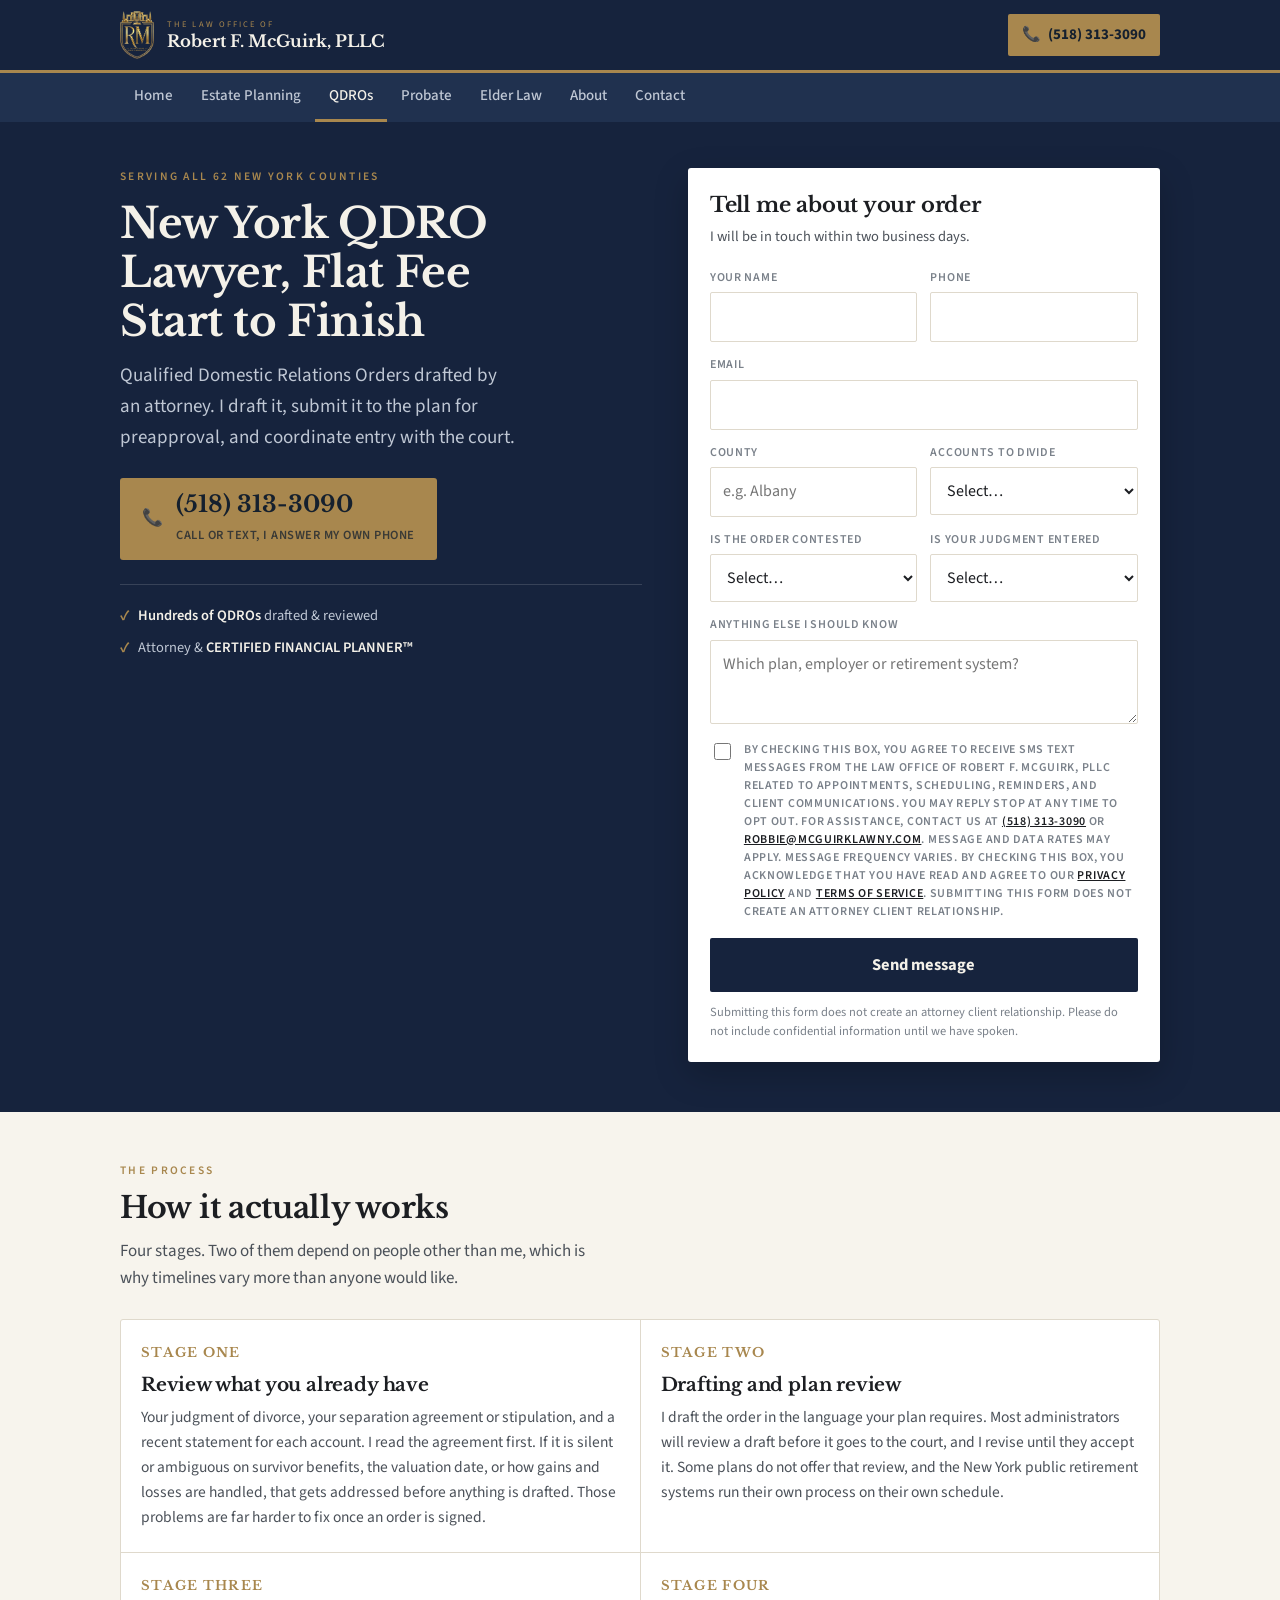
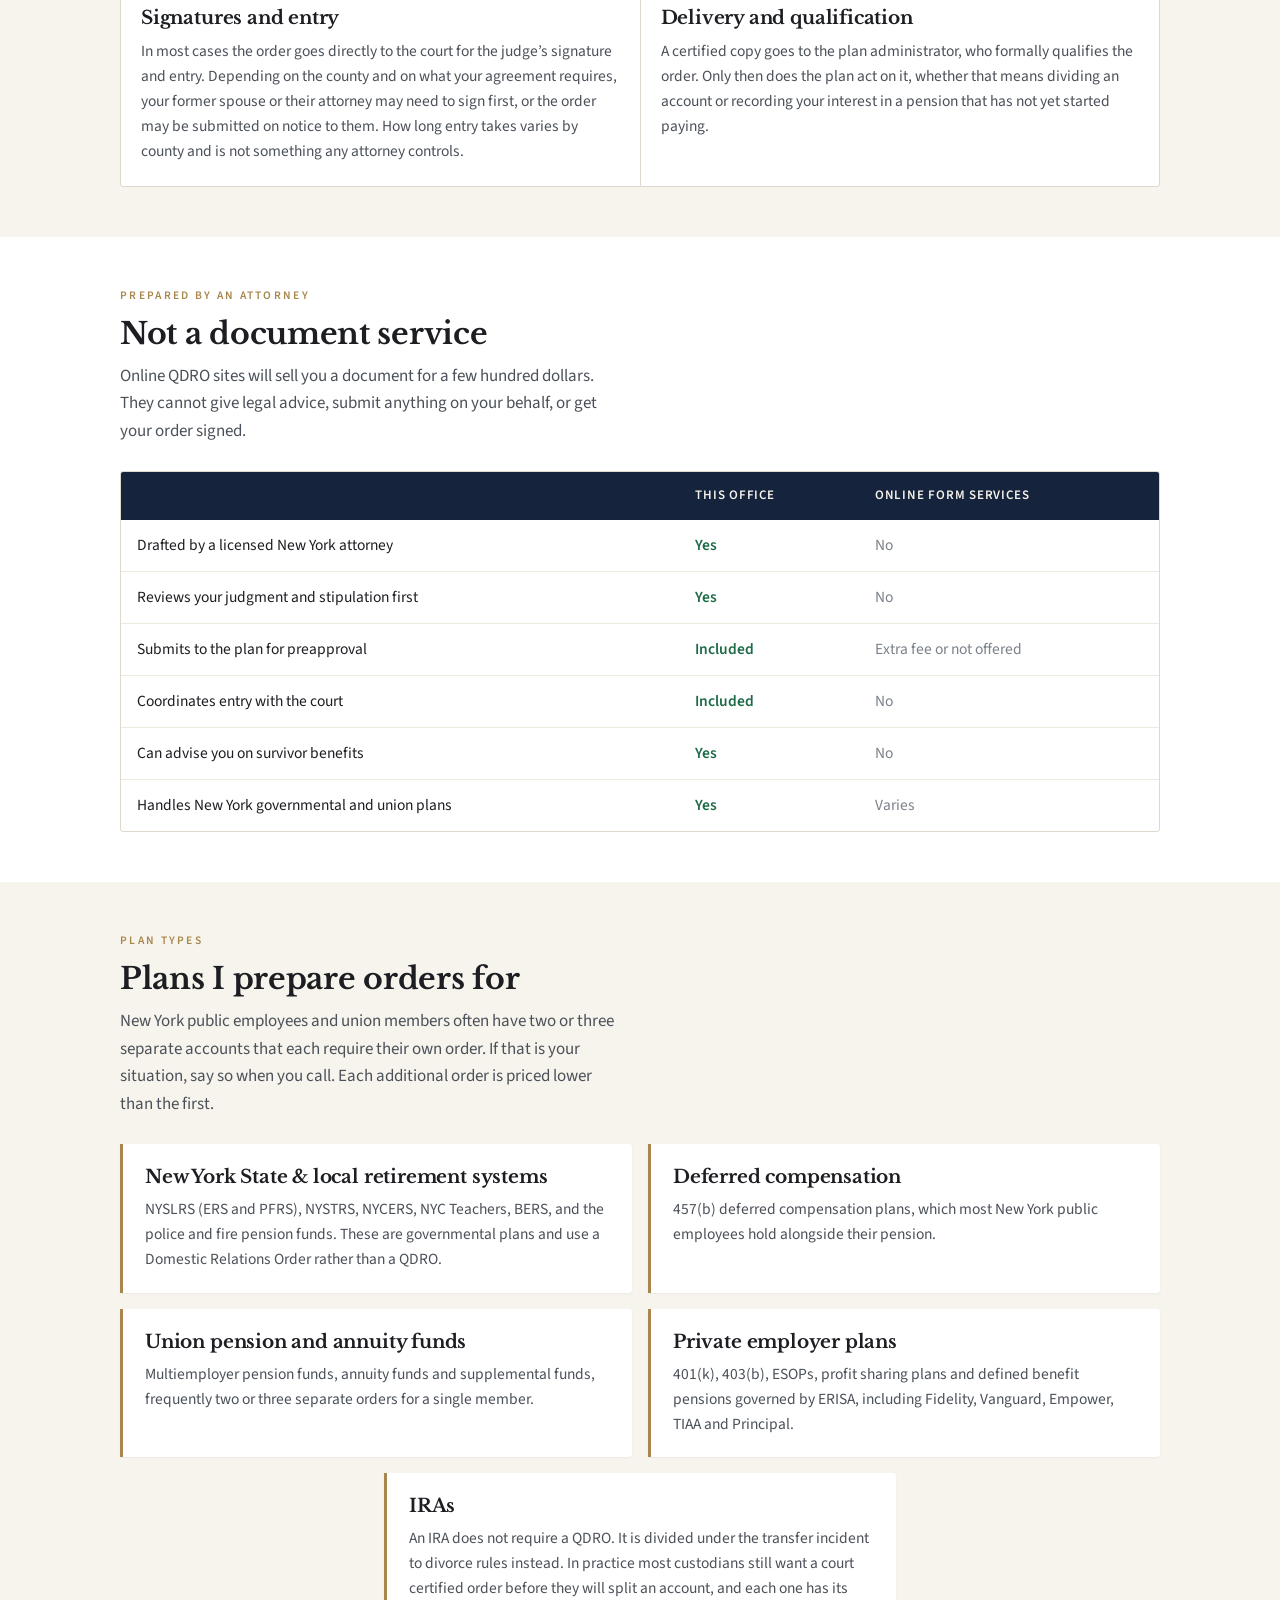
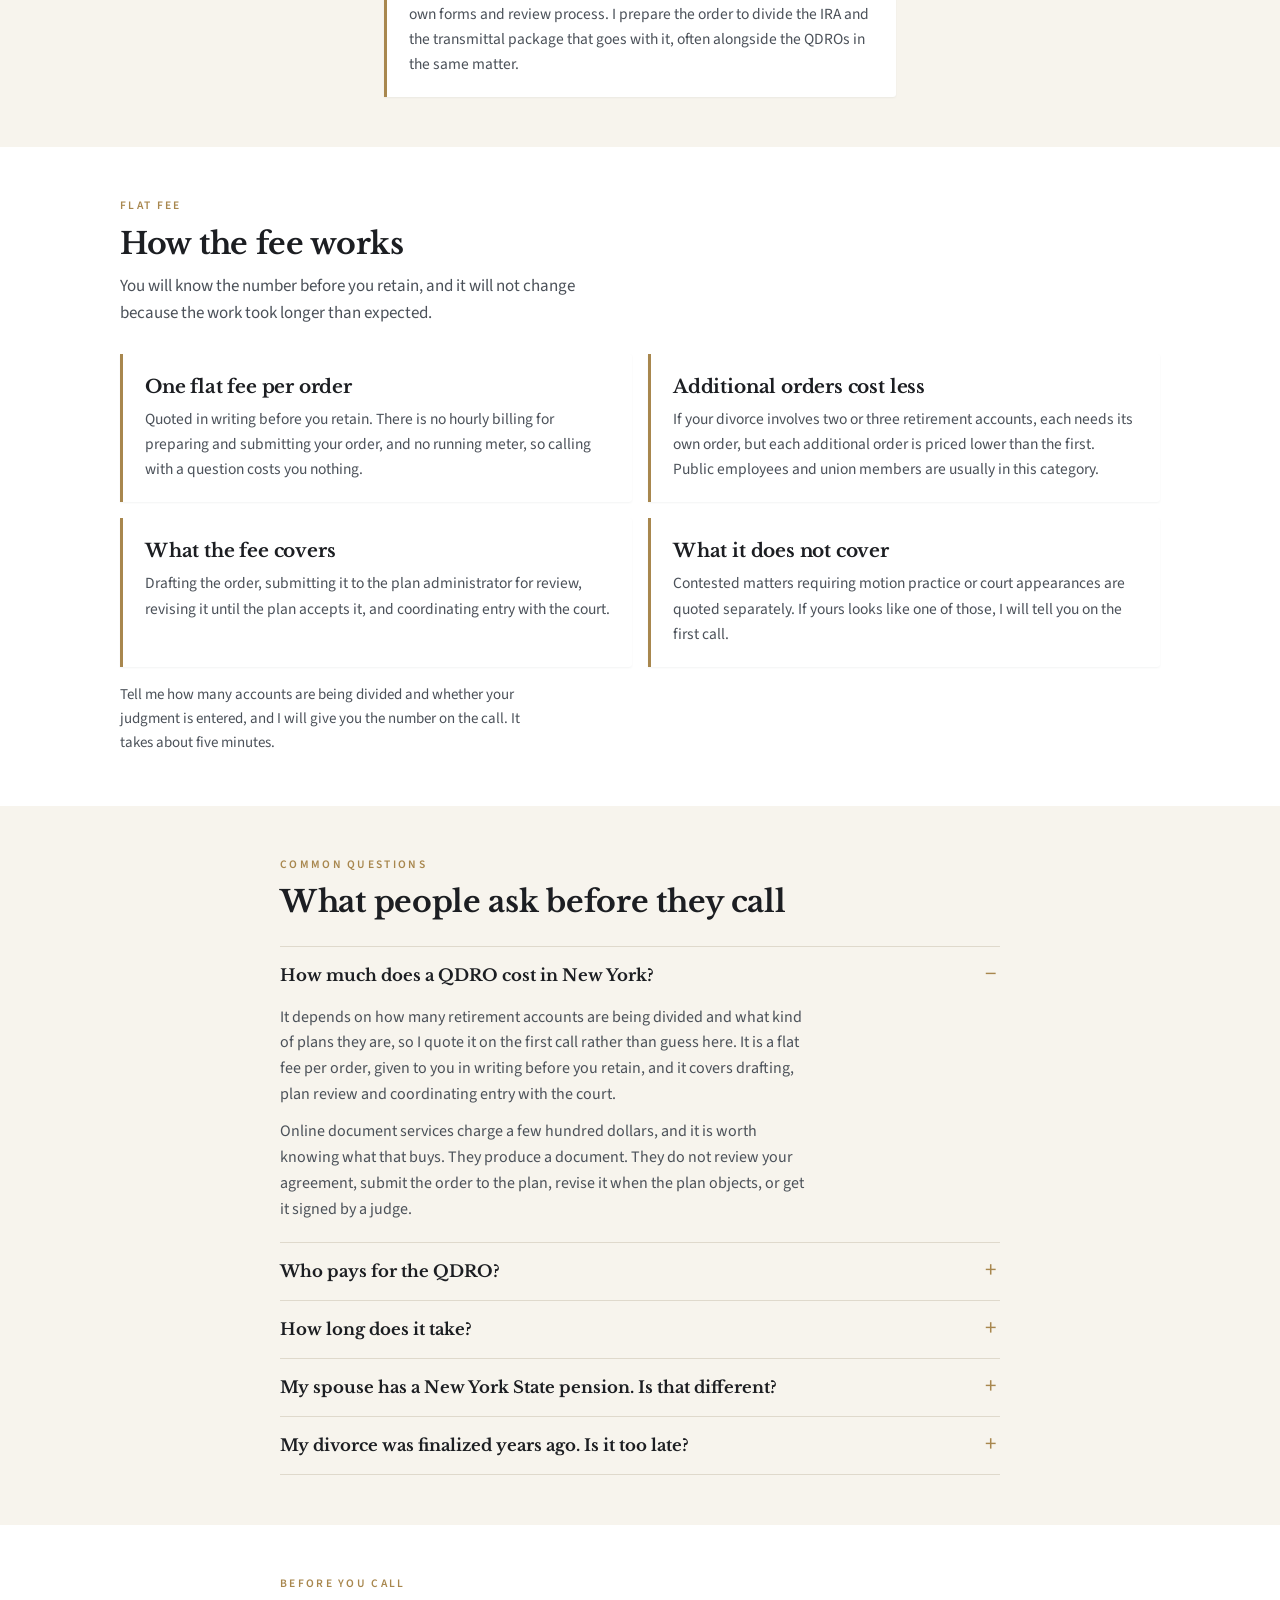
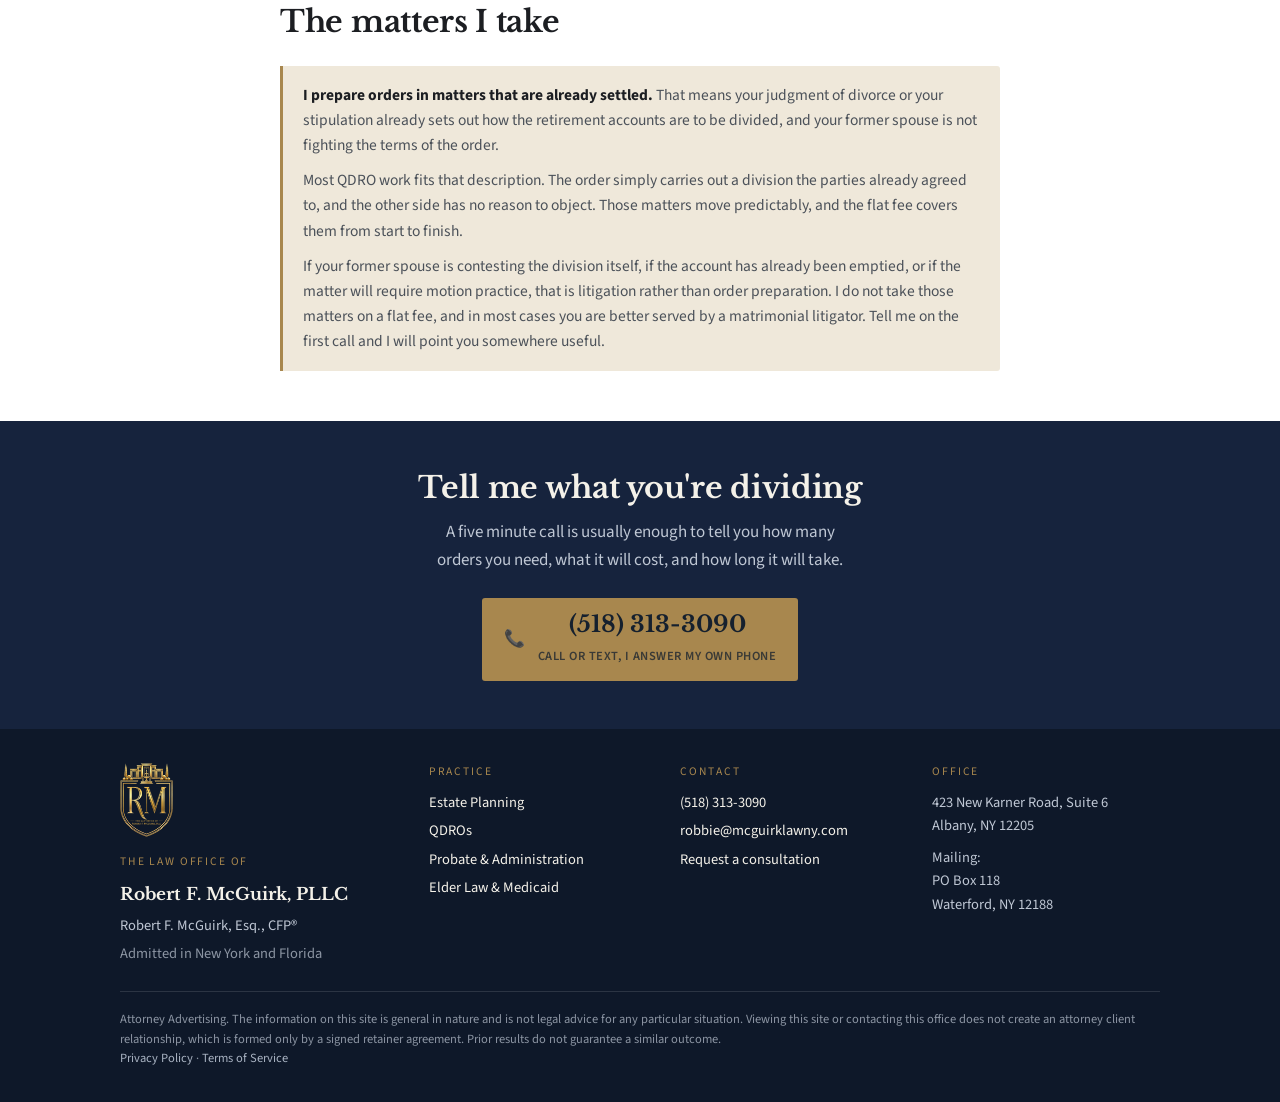
<file: qdros.html>
<!doctype html>
<html lang="en">
<head>
<meta charset="utf-8">
<meta name="viewport" content="width=device-width, initial-scale=1, viewport-fit=cover">
<title>New York QDRO Attorney | Robert F. McGuirk, PLLC</title>
<meta name="description" content="New York QDRO attorney. Flat fee Qualified Domestic Relations Orders for all 62 NY counties, including NYSLRS, NYCERS, union and 401(k) plans. Plan preapproval and court entry included.">
<link rel="preconnect" href="https://fonts.googleapis.com">
<link rel="preconnect" href="https://fonts.gstatic.com" crossorigin>
<link rel="stylesheet" href="https://fonts.googleapis.com/css2?family=Libre+Baskerville:ital,wght@0,400;0,700;1,400&family=Source+Sans+3:wght@400;500;600;700&display=swap">
<link rel="canonical" href="https://www.mcguirklawny.com/qdros.html">
<link rel="icon" href="assets/favicon.ico" sizes="any">
<link rel="icon" href="assets/favicon-64.png" type="image/png" sizes="64x64">
<link rel="icon" href="assets/icon-192.png" type="image/png" sizes="192x192">
<link rel="apple-touch-icon" href="assets/apple-touch-icon.png">
<meta property="og:type" content="website">
<meta property="og:site_name" content="The Law Office of Robert F. McGuirk, PLLC">
<meta property="og:title" content="New York QDRO Attorney | Robert F. McGuirk, PLLC">
<meta property="og:description" content="New York QDRO attorney. Flat fee Qualified Domestic Relations Orders for all 62 NY counties, including NYSLRS, NYCERS, union and 401(k) plans. Plan preapproval and court entry included.">
<meta property="og:url" content="https://www.mcguirklawny.com/qdros.html">
<meta property="og:image" content="https://www.mcguirklawny.com/assets/og-image.jpg">
<meta property="og:image:width" content="1200">
<meta property="og:image:height" content="630">
<meta property="og:image:alt" content="The Law Office of Robert F. McGuirk, PLLC">
<meta name="twitter:card" content="summary_large_image">
<meta name="theme-color" content="#16233D">
<link rel="stylesheet" href="assets/site.css">
</head>
<body>
<a class="skip" href="#main">Skip to content</a>
<header class="topbar">
  <div class="wrap">
    <a class="mark" href="./">
      <img class="crest" src="assets/logo-mark.png" alt="" width="103" height="144">
      <span class="txt">
        <span class="pre">The Law Office of</span>
        <span class="nm">Robert F. McGuirk, PLLC</span>
      </span>
    </a>
    <div class="topright">
      <a class="topcall" href="tel:+15183133090">&#128222; <span class="lbl">(518) 313-3090</span></a>
    </div>
  </div>
</header>
<nav class="main"><div class="wrap"><ul><li><a href="./">Home</a></li><li><a href="estate-planning.html">Estate Planning</a></li><li><a href="qdros.html" aria-current="page">QDROs</a></li><li><a href="probate.html">Probate</a></li><li><a href="elder-law.html">Elder Law</a></li><li><a href="about.html">About</a></li><li><a href="contact.html">Contact</a></li></ul><details><summary>Menu</summary><ul><li><a href="./">Home</a></li><li><a href="estate-planning.html">Estate Planning</a></li><li><a href="qdros.html" aria-current="page">QDROs</a></li><li><a href="probate.html">Probate</a></li><li><a href="elder-law.html">Elder Law</a></li><li><a href="about.html">About</a></li><li><a href="contact.html">Contact</a></li></ul></details></div></nav>
<main id="main">

<div class="hero">
  <div class="wrap herogrid">
    <div>
      <span class="eyebrow">Serving all 62 New York counties</span>
      <h1>New York QDRO Lawyer, Flat Fee Start to Finish</h1>
      <p class="lede">Qualified Domestic Relations Orders drafted by an attorney. I draft it, submit it to the plan for preapproval, and coordinate entry with the court.</p>
      <a class="cta-call" href="tel:+15183133090"><span>&#128222;</span><span><span class="num">(518) 313-3090</span><span class="sub">Call or text, I answer my own phone</span></span></a>
      <div class="creds">
        <span><span class="tick">&#10003;</span> <b>Hundreds of QDROs</b> drafted &amp; reviewed</span>
        <span><span class="tick">&#10003;</span> Attorney &amp; <b>CERTIFIED FINANCIAL PLANNER&trade;</b></span>
      </div>
    </div>

    <div class="formcard onnavy">
      <h2>Tell me about your order</h2>
      <p class="fsub">I will be in touch within two business days.</p>
      <form data-intake data-ok="qdro-ok" id="qdro-form" method="post" action="https://formspree.io/f/xyezbobj" data-err="qdro-err">
        <div class="fields">
          <div class="row2">
            <div class="fld"><label for="q-name">Your name</label><input id="q-name" name="name" type="text" autocomplete="name" required></div>
            <div class="fld"><label for="q-phone">Phone</label><input id="q-phone" name="phone" type="tel" autocomplete="tel" required></div>
          </div>
          <div class="fld"><label for="q-email">Email</label><input id="q-email" name="email" type="email" autocomplete="email" required></div>
          <div class="row2">
            <div class="fld"><label for="q-county">County</label><input id="q-county" name="county" type="text" placeholder="e.g. Albany" required></div>
            <div class="fld"><label for="q-plans">Accounts to divide</label>
              <select id="q-plans" name="plans">
                <option value="">Select&hellip;</option><option>1</option><option>2</option><option>3</option><option>4 or more</option><option>Not sure yet</option>
              </select>
            </div>
          </div>
          <div class="row2">
            <div class="fld"><label for="q-contested">Is the order contested</label>
              <select id="q-contested" name="contested">
                <option value="">Select&hellip;</option>
                <option>No, the terms are already settled</option>
                <option>Yes, my former spouse is contesting</option>
                <option>Not sure</option>
              </select>
            </div>
            <div class="fld"><label for="q-judgment">Is your judgment entered</label>
              <select id="q-judgment" name="judgment">
                <option value="">Select&hellip;</option>
                <option>Yes</option>
                <option>Not yet</option>
                <option>Not sure</option>
              </select>
            </div>
          </div>
          <div class="fld"><label for="q-msg">Anything else I should know</label><textarea id="q-msg" name="message" placeholder="Which plan, employer or retirement system?"></textarea></div>
          <input type="hidden" name="gclid" id="gclid" value="">
          <input type="hidden" name="_subject" value="New QDRO inquiry from the website">
          <input type="hidden" name="source" value="QDRO page">
          <div class="fld consent">
            <label for="q-sms" class="checkline">
              <input type="checkbox" id="q-sms" name="sms_consent" value="yes">
              <span>By checking this box, you agree to receive SMS text messages from The Law Office of Robert F.
              McGuirk, PLLC related to appointments, scheduling, reminders, and client communications. You may reply
              STOP at any time to opt out. For assistance, contact us at
              <a href="tel:+15183133090">(518) 313-3090</a> or
              <a href="mailto:robbie@mcguirklawny.com">robbie@mcguirklawny.com</a>. Message and data rates may apply.
              Message frequency varies. By checking this box, you acknowledge that you have read and agree to our
              <a href="privacy.html">Privacy Policy</a> and <a href="terms.html">Terms of Service</a>. Submitting this
              form does not create an attorney client relationship.</span>
            </label>
          </div>
          <button class="submit" type="submit">Send message</button>
        </div>
      </form>
      <div class="formok" id="qdro-ok" hidden>
        <b>Thank you. Your request has been sent.</b><br>
        For the fastest response, call <a href="tel:+15183133090">(518) 313-3090</a>.
      </div>
      <div class="formerr" id="qdro-err" hidden>
        <b>That did not go through.</b><br>
        Please call or text <a href="tel:+15183133090">(518) 313-3090</a>, or email
        <a href="mailto:robbie@mcguirklawny.com">robbie@mcguirklawny.com</a>, and I will take the details directly.
      </div>
      <p class="fine">Submitting this form does not create an attorney client relationship. Please do not include confidential information until we have spoken.</p>
    </div>
  </div>
</div>


<section class="sec-cream" id="how-it-works">
  <div class="wrap">
    <div class="sechead">
      <span class="eyebrow">The process</span>
      <h2>How it actually works</h2>
      <p>Four stages. Two of them depend on people other than me, which is why timelines vary more than anyone would like.</p>
    </div>
    <div class="steps four">
      <div class="step">
        <span class="n">STAGE ONE</span>
        <h3>Review what you already have</h3>
        <p>Your judgment of divorce, your separation agreement or stipulation, and a recent statement for each account.
        I read the agreement first. If it is silent or ambiguous on survivor benefits, the valuation date, or how gains
        and losses are handled, that gets addressed before anything is drafted. Those problems are far harder to fix
        once an order is signed.</p>
      </div>
      <div class="step">
        <span class="n">STAGE TWO</span>
        <h3>Drafting and plan review</h3>
        <p>I draft the order in the language your plan requires. Most administrators will review a draft before it goes
        to the court, and I revise until they accept it. Some plans do not offer that review, and the New York public
        retirement systems run their own process on their own schedule.</p>
      </div>
      <div class="step">
        <span class="n">STAGE THREE</span>
        <h3>Signatures and entry</h3>
        <p>In most cases the order goes directly to the court for the judge&rsquo;s signature and entry. Depending
        on the county and on what your agreement requires, your former spouse or their attorney may need to sign
        first, or the order may be submitted on notice to them. How long entry takes varies by county and is not
        something any attorney controls.</p>
      </div>
      <div class="step">
        <span class="n">STAGE FOUR</span>
        <h3>Delivery and qualification</h3>
        <p>A certified copy goes to the plan administrator, who formally qualifies the order. Only then does the plan
        act on it, whether that means dividing an account or recording your interest in a pension that has not yet
        started paying.</p>
      </div>
    </div>
  </div>
</section>

<section>
  <div class="wrap">
    <div class="sechead">
      <span class="eyebrow">Prepared by an attorney</span>
      <h2>Not a document service</h2>
      <p>Online QDRO sites will sell you a document for a few hundred dollars. They cannot give legal advice, submit anything on your behalf, or get your order signed.</p>
    </div>
    <div class="cmp">
      <table>
        <thead><tr><th>&nbsp;</th><th>This office</th><th>Online form services</th></tr></thead>
        <tbody>
          <tr><td>Drafted by a licensed New York attorney</td><td class="yes">Yes</td><td class="no">No</td></tr>
          <tr><td>Reviews your judgment and stipulation first</td><td class="yes">Yes</td><td class="no">No</td></tr>
          <tr><td>Submits to the plan for preapproval</td><td class="yes">Included</td><td class="no">Extra fee or not offered</td></tr>
          <tr><td>Coordinates entry with the court</td><td class="yes">Included</td><td class="no">No</td></tr>
          <tr><td>Can advise you on survivor benefits</td><td class="yes">Yes</td><td class="no">No</td></tr>
          <tr><td>Handles New York governmental and union plans</td><td class="yes">Yes</td><td class="no">Varies</td></tr>
        </tbody>
      </table>
    </div>
  </div>
</section>

<section class="sec-cream" id="plans">
  <div class="wrap">
    <div class="sechead">
      <span class="eyebrow">Plan types</span>
      <h2>Plans I prepare orders for</h2>
      <p>New York public employees and union members often have two or three separate accounts that each require their own order. If that is your situation, say so when you call. Each additional order is priced lower than the first.</p>
    </div>
    <div class="cards">
      <div class="card"><h3>New York State &amp; local retirement systems</h3><p>NYSLRS (ERS and PFRS), NYSTRS, NYCERS, NYC Teachers, BERS, and the police and fire pension funds. These are governmental plans and use a Domestic Relations Order rather than a QDRO.</p></div>
      <div class="card"><h3>Deferred compensation</h3><p>457(b) deferred compensation plans, which most New York public employees hold alongside their pension.</p></div>
      <div class="card"><h3>Union pension and annuity funds</h3><p>Multiemployer pension funds, annuity funds and supplemental funds, frequently two or three separate orders for a single member.</p></div>
      <div class="card"><h3>Private employer plans</h3><p>401(k), 403(b), ESOPs, profit sharing plans and defined benefit pensions governed by ERISA, including Fidelity, Vanguard, Empower, TIAA and Principal.</p></div>
      <div class="card"><h3>IRAs</h3><p>An IRA does not require a QDRO. It is divided under the transfer incident to divorce rules instead. In practice most custodians still want a court certified order before they will split an account, and each one has its own forms and review process. I prepare the order to divide the IRA and the transmittal package that goes with it, often alongside the QDROs in the same matter.</p></div>
    </div>
  </div>
</section>
<section id="fees">
  <div class="wrap">
    <div class="sechead">
      <span class="eyebrow">Flat fee</span>
      <h2>How the fee works</h2>
      <p>You will know the number before you retain, and it will not change because the work took longer than expected.</p>
    </div>
    <div class="cards">
      <div class="card">
        <h3>One flat fee per order</h3>
        <p>Quoted in writing before you retain. There is no hourly billing for preparing and submitting your order, and no
        running meter, so calling with a question costs you nothing.</p>
      </div>
      <div class="card">
        <h3>Additional orders cost less</h3>
        <p>If your divorce involves two or three retirement accounts, each needs its own order, but each additional order is
        priced lower than the first. Public employees and union members are usually in this category.</p>
      </div>
      <div class="card">
        <h3>What the fee covers</h3>
        <p>Drafting the order, submitting it to the plan administrator for review, revising it until the plan accepts it,
        and coordinating entry with the court.</p>
      </div>
      <div class="card">
        <h3>What it does not cover</h3>
        <p>Contested matters requiring motion practice or court appearances are quoted separately. If yours looks like
        one of those, I will tell you on the first call.</p>
      </div>
    </div>
    <p class="feenote">Tell me how many accounts are being divided and whether your judgment is entered, and I will give
    you the number on the call. It takes about five minutes.</p>
  </div>
</section>

<section class="sec-cream" id="faq">
  <div class="narrow">
    <div class="sechead"><span class="eyebrow">Common questions</span><h2>What people ask before they call</h2></div>
    <div class="faq">
      <details class="q" open><summary>How much does a QDRO cost in New York?</summary><div class="ans"><p>It depends on how many retirement accounts are being divided and what kind of plans they are, so I quote it on the first call rather than guess here. It is a flat fee per order, given to you in writing before you retain, and it covers drafting, plan review and coordinating entry with the court.</p><p>Online document services charge a few hundred dollars, and it is worth knowing what that buys. They produce a document. They do not review your agreement, submit the order to the plan, revise it when the plan objects, or get it signed by a judge.</p></div></details>
      <details class="q"><summary>Who pays for the QDRO?</summary><div class="ans"><p>It depends on your settlement. Some agreements split the cost, some assign it to one spouse, and some are silent, in which case the person who needs the order done usually pays for it. Whoever retains this office is responsible for the fee, regardless of what a court later orders the other side to contribute.</p></div></details>
      <details class="q"><summary>How long does it take?</summary><div class="ans"><p>Drafting takes a few days once I have your documents. The longer part is outside anyone's control: plan administrators typically take four to eight weeks to review an order, and court entry adds a few more. Public retirement systems are often slower. Getting your paperwork to me promptly is the single biggest thing that shortens the timeline.</p></div></details>
      <details class="q"><summary>My spouse has a New York State pension. Is that different?</summary><div class="ans"><p>Yes. New York's public retirement systems are governmental plans, outside of ERISA, so the order is technically a Domestic Relations Order and each system has its own required language and review process. I prepare these regularly. Many public employees also hold a 457(b) deferred compensation account, which needs its own separate order.</p></div></details>
      <details class="q"><summary>My divorce was finalized years ago. Is it too late?</summary><div class="ans"><p>Usually not, and it is worth acting quickly. Until the order is entered and accepted by the plan, your share is exposed. The participant can retire, take a distribution, remarry, or die, and depending on the plan and what your agreement says, you can lose part or all of what you were awarded.</p></div></details>
    </div>
  </div>
</section>

<section>
  <div class="narrow">
    <div class="sechead">
      <span class="eyebrow">Before you call</span>
      <h2>The matters I take</h2>
    </div>
    <div class="callout">
      <p><b>I prepare orders in matters that are already settled.</b> That means your judgment of divorce or your
      stipulation already sets out how the retirement accounts are to be divided, and your former spouse is not
      fighting the terms of the order.</p>
      <p>Most QDRO work fits that description. The order simply carries out a division the parties already agreed to,
      and the other side has no reason to object. Those matters move predictably, and the flat fee covers them from
      start to finish.</p>
      <p>If your former spouse is contesting the division itself, if the account has already been emptied, or if the
      matter will require motion practice, that is litigation rather than order preparation. I do not take those
      matters on a flat fee, and in most cases you are better served by a matrimonial litigator. Tell me on the first
      call and I will point you somewhere useful.</p>
    </div>
  </div>
</section>

<div class="closer">
  <div class="narrow">
    <h2>Tell me what you're dividing</h2>
    <p>A five minute call is usually enough to tell you how many orders you need, what it will cost, and how long it will take.</p>
    <a class="cta-call" href="tel:+15183133090"><span>&#128222;</span><span><span class="num">(518) 313-3090</span><span class="sub">Call or text, I answer my own phone</span></span></a>
  </div>
</div>


</main>
<footer>
  <div class="wrap fgrid">
    <div>
      <img class="fcrest" src="assets/logo-mark.png" alt="" width="103" height="144">
      <div class="fh">The Law Office of</div>
      <div class="firmname">Robert F. McGuirk, PLLC</div>
      <div style="margin-top:6px">Robert F. McGuirk, Esq., CFP&reg;</div>
      <div style="margin-top:4px;color:#8C95A3">Admitted in New York and Florida</div>
    </div>
    <div>
      <div class="fh">Practice</div>
      <ul>
        <li><a href="estate-planning.html">Estate Planning</a></li>
        <li><a href="qdros.html">QDROs</a></li>
        <li><a href="probate.html">Probate &amp; Administration</a></li>
        <li><a href="elder-law.html">Elder Law &amp; Medicaid</a></li>
      </ul>
    </div>
    <div>
      <div class="fh">Contact</div>
      <ul>
        <li><a href="tel:+15183133090">(518) 313-3090</a></li>
        <li><a href="mailto:robbie@mcguirklawny.com">robbie@mcguirklawny.com</a></li>
        <li><a href="contact.html">Request a consultation</a></li>
      </ul>
    </div>
    <div>
      <div class="fh">Office</div>
      <div>423 New Karner Road, Suite&nbsp;6<br>Albany, NY 12205</div>
      <div style="margin-top:8px">Mailing:<br>PO Box 118<br>Waterford, NY 12188</div>
    </div>
  </div>
  <div class="wrap">
    <p class="legal">
      Attorney Advertising. The information on this site is general in nature and is not legal advice for any particular
      situation. Viewing this site or contacting this office does not create an attorney client relationship, which is
      formed only by a signed retainer agreement. Prior results do not guarantee a similar outcome.<br>
      <a href="privacy.html" style="color:#A9B3C2">Privacy Policy</a> &middot; <a href="terms.html" style="color:#A9B3C2">Terms of Service</a>
    </p>
  </div>
</footer>


<script>
(function(){
  /* Remember the Google Ads click id so it rides along with the form,
     even if the visitor lands on one page and submits from another.
     Kept for 90 days, which matches the Google Ads attribution window. */
  var KEY = "rfm_click", MAXAGE = 90 * 864e5;

  function remember(){
    try{
      var q = new URLSearchParams(location.search);
      var id = q.get("gclid") || q.get("wbraid") || q.get("gbraid");
      if(id){ localStorage.setItem(KEY, JSON.stringify({ id: id, t: Date.now() })); }
    }catch(e){}
  }

  function clickId(){
    try{
      var raw = localStorage.getItem(KEY);
      if(!raw){ return ""; }
      var v = JSON.parse(raw);
      return (Date.now() - v.t < MAXAGE) ? v.id : "";
    }catch(e){ return ""; }
  }

  remember();

  var forms = document.querySelectorAll("form[data-intake]");
  Array.prototype.forEach.call(forms, function(form){
    var ok    = document.getElementById(form.getAttribute("data-ok"));
    var err   = document.getElementById(form.getAttribute("data-err"));
    var btn   = form.querySelector(".submit");
    var label = btn ? btn.textContent : "";
    var gc    = form.querySelector('input[name="gclid"]');

    if(gc){ gc.value = clickId(); }

    form.addEventListener("submit", function(ev){
      ev.preventDefault();
      if(err){ err.hidden = true; }
      if(gc){ gc.value = clickId(); }
      if(btn){ btn.disabled = true; btn.textContent = "Sending\u2026"; }

      fetch(form.action, {
        method: "POST",
        body: new FormData(form),
        headers: { "Accept": "application/json" }
      }).then(function(res){
        if(res.ok){ return null; }
        /* Surface why it was refused, so a failure is diagnosable
           from the browser console instead of being a mystery. */
        return res.json().catch(function(){ return {}; }).then(function(d){
          throw new Error("HTTP " + res.status + " " + JSON.stringify(d));
        });
      }).then(function(){
        form.hidden = true;
        if(ok){ ok.hidden = false; ok.scrollIntoView({ block: "center" }); }

        /* GOOGLE ADS CONVERSION: once your tag is installed, replace the
           two placeholder values below and delete the surrounding comment
           markers. Nothing else on the page needs to change.

        if(window.gtag){
          gtag("event", "conversion", {
            send_to: "AW-CONVERSION_ID/CONVERSION_LABEL"
          });
        }
        */
      }).catch(function(e){
        console.error("[intake form] not sent:", (e && e.message) || e);
        if(btn){ btn.disabled = false; btn.textContent = label; }
        if(err){ err.hidden = false; err.scrollIntoView({ block: "center" }); }
      });
    });
  });
})();
</script>

</body>
</html>
</file>
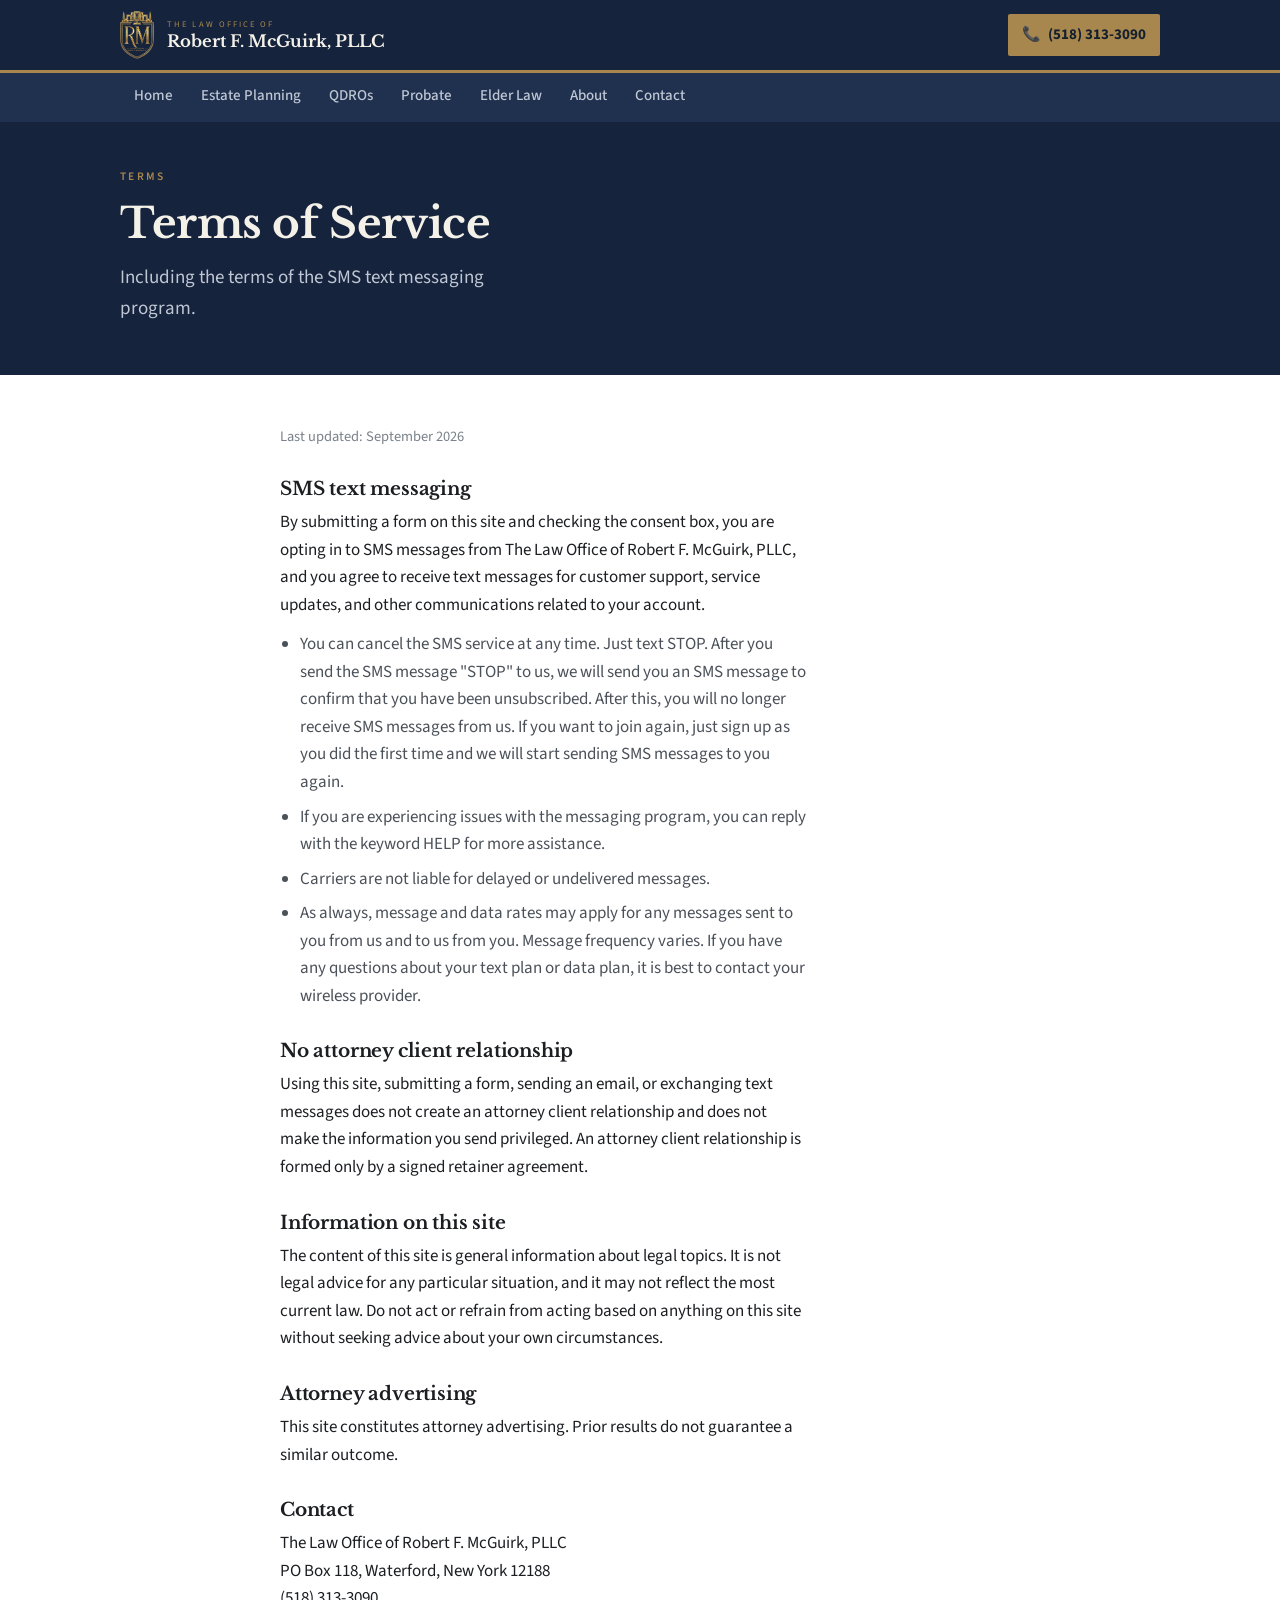
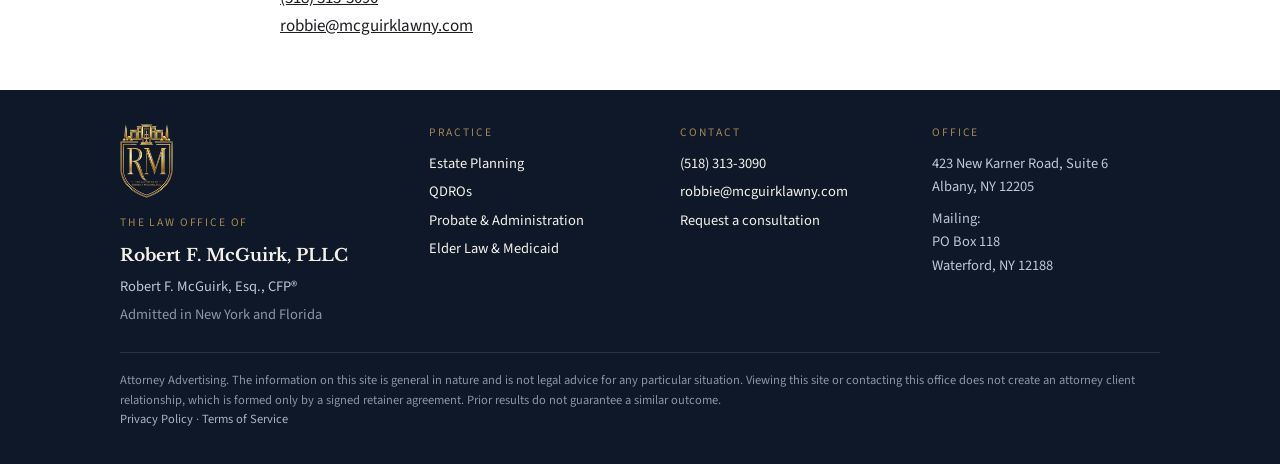
<file: terms.html>
<!doctype html>
<html lang="en">
<head>
<meta charset="utf-8">
<meta name="viewport" content="width=device-width, initial-scale=1, viewport-fit=cover">
<title>Terms of Service | Robert F. McGuirk, PLLC</title>
<meta name="description" content="Terms of service and SMS text messaging program terms for The Law Office of Robert F. McGuirk, PLLC.">
<link rel="preconnect" href="https://fonts.googleapis.com">
<link rel="preconnect" href="https://fonts.gstatic.com" crossorigin>
<link rel="stylesheet" href="https://fonts.googleapis.com/css2?family=Libre+Baskerville:ital,wght@0,400;0,700;1,400&family=Source+Sans+3:wght@400;500;600;700&display=swap">
<link rel="canonical" href="https://www.mcguirklawny.com/terms.html">
<link rel="icon" href="assets/favicon.ico" sizes="any">
<link rel="icon" href="assets/favicon-64.png" type="image/png" sizes="64x64">
<link rel="icon" href="assets/icon-192.png" type="image/png" sizes="192x192">
<link rel="apple-touch-icon" href="assets/apple-touch-icon.png">
<meta property="og:type" content="website">
<meta property="og:site_name" content="The Law Office of Robert F. McGuirk, PLLC">
<meta property="og:title" content="Terms of Service | Robert F. McGuirk, PLLC">
<meta property="og:description" content="Terms of service and SMS text messaging program terms for The Law Office of Robert F. McGuirk, PLLC.">
<meta property="og:url" content="https://www.mcguirklawny.com/terms.html">
<meta property="og:image" content="https://www.mcguirklawny.com/assets/og-image.jpg">
<meta property="og:image:width" content="1200">
<meta property="og:image:height" content="630">
<meta property="og:image:alt" content="The Law Office of Robert F. McGuirk, PLLC">
<meta name="twitter:card" content="summary_large_image">
<meta name="theme-color" content="#16233D">
<link rel="stylesheet" href="assets/site.css">
</head>
<body>
<a class="skip" href="#main">Skip to content</a>
<header class="topbar">
  <div class="wrap">
    <a class="mark" href="./">
      <img class="crest" src="assets/logo-mark.png" alt="" width="103" height="144">
      <span class="txt">
        <span class="pre">The Law Office of</span>
        <span class="nm">Robert F. McGuirk, PLLC</span>
      </span>
    </a>
    <div class="topright">
      <a class="topcall" href="tel:+15183133090">&#128222; <span class="lbl">(518) 313-3090</span></a>
    </div>
  </div>
</header>
<nav class="main"><div class="wrap"><ul><li><a href="./">Home</a></li><li><a href="estate-planning.html">Estate Planning</a></li><li><a href="qdros.html">QDROs</a></li><li><a href="probate.html">Probate</a></li><li><a href="elder-law.html">Elder Law</a></li><li><a href="about.html">About</a></li><li><a href="contact.html">Contact</a></li></ul><details><summary>Menu</summary><ul><li><a href="./">Home</a></li><li><a href="estate-planning.html">Estate Planning</a></li><li><a href="qdros.html">QDROs</a></li><li><a href="probate.html">Probate</a></li><li><a href="elder-law.html">Elder Law</a></li><li><a href="about.html">About</a></li><li><a href="contact.html">Contact</a></li></ul></details></div></nav>
<main id="main">

<div class="hero">
  <div class="wrap">
    <span class="eyebrow">Terms</span>
    <h1>Terms of Service</h1>
    <p class="lede">Including the terms of the SMS text messaging program.</p>
  </div>
</div>

<section>
  <div class="narrow">
    <div class="prose">
      <p style="color:var(--ink-3);font-size:14.5px">Last updated: September 2026</p>

      <h3>SMS text messaging</h3>
      <p>By submitting a form on this site and checking the consent box, you are opting in to SMS messages from
      The Law Office of Robert F. McGuirk, PLLC, and you agree to receive text messages for customer support,
      service updates, and other communications related to your account.</p>
      <ul>
        <li>You can cancel the SMS service at any time. Just text STOP. After you send the SMS message "STOP" to us,
        we will send you an SMS message to confirm that you have been unsubscribed. After this, you will no longer
        receive SMS messages from us. If you want to join again, just sign up as you did the first time and we will
        start sending SMS messages to you again.</li>
        <li>If you are experiencing issues with the messaging program, you can reply with the keyword HELP for more
        assistance.</li>
        <li>Carriers are not liable for delayed or undelivered messages.</li>
        <li>As always, message and data rates may apply for any messages sent to you from us and to us from you.
        Message frequency varies. If you have any questions about your text plan or data plan, it is best to contact
        your wireless provider.</li>
      </ul>

      <h3>No attorney client relationship</h3>
      <p>Using this site, submitting a form, sending an email, or exchanging text messages does not create an attorney
      client relationship and does not make the information you send privileged. An attorney client relationship is
      formed only by a signed retainer agreement.</p>

      <h3>Information on this site</h3>
      <p>The content of this site is general information about legal topics. It is not legal advice for any particular
      situation, and it may not reflect the most current law. Do not act or refrain from acting based on anything on
      this site without seeking advice about your own circumstances.</p>

      <h3>Attorney advertising</h3>
      <p>This site constitutes attorney advertising. Prior results do not guarantee a similar outcome.</p>

      <h3>Contact</h3>
      <p>The Law Office of Robert F. McGuirk, PLLC<br>
      PO Box 118, Waterford, New York 12188<br>
      <a href="tel:+15183133090">(518) 313-3090</a><br>
      <a href="mailto:robbie@mcguirklawny.com">robbie@mcguirklawny.com</a></p>
    </div>
  </div>
</section>

</main>
<footer>
  <div class="wrap fgrid">
    <div>
      <img class="fcrest" src="assets/logo-mark.png" alt="" width="103" height="144">
      <div class="fh">The Law Office of</div>
      <div class="firmname">Robert F. McGuirk, PLLC</div>
      <div style="margin-top:6px">Robert F. McGuirk, Esq., CFP&reg;</div>
      <div style="margin-top:4px;color:#8C95A3">Admitted in New York and Florida</div>
    </div>
    <div>
      <div class="fh">Practice</div>
      <ul>
        <li><a href="estate-planning.html">Estate Planning</a></li>
        <li><a href="qdros.html">QDROs</a></li>
        <li><a href="probate.html">Probate &amp; Administration</a></li>
        <li><a href="elder-law.html">Elder Law &amp; Medicaid</a></li>
      </ul>
    </div>
    <div>
      <div class="fh">Contact</div>
      <ul>
        <li><a href="tel:+15183133090">(518) 313-3090</a></li>
        <li><a href="mailto:robbie@mcguirklawny.com">robbie@mcguirklawny.com</a></li>
        <li><a href="contact.html">Request a consultation</a></li>
      </ul>
    </div>
    <div>
      <div class="fh">Office</div>
      <div>423 New Karner Road, Suite&nbsp;6<br>Albany, NY 12205</div>
      <div style="margin-top:8px">Mailing:<br>PO Box 118<br>Waterford, NY 12188</div>
    </div>
  </div>
  <div class="wrap">
    <p class="legal">
      Attorney Advertising. The information on this site is general in nature and is not legal advice for any particular
      situation. Viewing this site or contacting this office does not create an attorney client relationship, which is
      formed only by a signed retainer agreement. Prior results do not guarantee a similar outcome.<br>
      <a href="privacy.html" style="color:#A9B3C2">Privacy Policy</a> &middot; <a href="terms.html" style="color:#A9B3C2">Terms of Service</a>
    </p>
  </div>
</footer>

<script>
(function(){
  /* Remember the Google Ads click id so it rides along with the form,
     even if the visitor lands on one page and submits from another.
     Kept for 90 days, which matches the Google Ads attribution window. */
  var KEY = "rfm_click", MAXAGE = 90 * 864e5;

  function remember(){
    try{
      var q = new URLSearchParams(location.search);
      var id = q.get("gclid") || q.get("wbraid") || q.get("gbraid");
      if(id){ localStorage.setItem(KEY, JSON.stringify({ id: id, t: Date.now() })); }
    }catch(e){}
  }

  function clickId(){
    try{
      var raw = localStorage.getItem(KEY);
      if(!raw){ return ""; }
      var v = JSON.parse(raw);
      return (Date.now() - v.t < MAXAGE) ? v.id : "";
    }catch(e){ return ""; }
  }

  remember();

  var forms = document.querySelectorAll("form[data-intake]");
  Array.prototype.forEach.call(forms, function(form){
    var ok    = document.getElementById(form.getAttribute("data-ok"));
    var err   = document.getElementById(form.getAttribute("data-err"));
    var btn   = form.querySelector(".submit");
    var label = btn ? btn.textContent : "";
    var gc    = form.querySelector('input[name="gclid"]');

    if(gc){ gc.value = clickId(); }

    form.addEventListener("submit", function(ev){
      ev.preventDefault();
      if(err){ err.hidden = true; }
      if(gc){ gc.value = clickId(); }
      if(btn){ btn.disabled = true; btn.textContent = "Sending\u2026"; }

      fetch(form.action, {
        method: "POST",
        body: new FormData(form),
        headers: { "Accept": "application/json" }
      }).then(function(res){
        if(res.ok){ return null; }
        /* Surface why it was refused, so a failure is diagnosable
           from the browser console instead of being a mystery. */
        return res.json().catch(function(){ return {}; }).then(function(d){
          throw new Error("HTTP " + res.status + " " + JSON.stringify(d));
        });
      }).then(function(){
        form.hidden = true;
        if(ok){ ok.hidden = false; ok.scrollIntoView({ block: "center" }); }

        /* GOOGLE ADS CONVERSION: once your tag is installed, replace the
           two placeholder values below and delete the surrounding comment
           markers. Nothing else on the page needs to change.

        if(window.gtag){
          gtag("event", "conversion", {
            send_to: "AW-CONVERSION_ID/CONVERSION_LABEL"
          });
        }
        */
      }).catch(function(e){
        console.error("[intake form] not sent:", (e && e.message) || e);
        if(btn){ btn.disabled = false; btn.textContent = label; }
        if(err){ err.hidden = false; err.scrollIntoView({ block: "center" }); }
      });
    });
  });
})();
</script>

</body>
</html>
</file>
<file: assets/site.css>
*,*::before,*::after{box-sizing:border-box}
html{-webkit-text-size-adjust:100%;scroll-behavior:smooth}
img{max-width:100%}
[hidden]{display:none!important}

:root{
  color-scheme:light;
  --navy:#16233D; --navy-2:#20314F; --navy-deep:#0E1829;
  --tan:#A8874E; --tan-soft:#EFE8DA;
  --cream:#F7F4ED; --paper:#FFFFFF;
  --ink:#1C1E22; --ink-2:#4B5159; --ink-3:#7A818A;
  --line:#DFD9CC; --line-2:#EEE9DE;
  --good:#1D6B47; --bad:#8C2F2F;
  --onNavy:#F4F1E9; --onNavy-2:#BFC7D4;
}
@media (prefers-color-scheme:dark){
  :root:not([data-theme="light"]){
    color-scheme:dark;
    --navy:#0F1A2E; --navy-2:#182744; --navy-deep:#0A1220;
    --tan:#C9A96B; --tan-soft:#231D12;
    --cream:#131A26; --paper:#111826;
    --ink:#E8E6E0; --ink-2:#AEB4BD; --ink-3:#7D848E;
    --line:#2A3446; --line-2:#1D2634;
    --good:#4FBF8B;
    --onNavy:#F0EDE5; --onNavy-2:#A9B3C2;
  }
}
:root[data-theme="dark"]{
  color-scheme:dark;
  --navy:#0F1A2E;--navy-2:#182744;--navy-deep:#0A1220;--tan:#C9A96B;--tan-soft:#231D12;
  --cream:#131A26;--paper:#111826;--ink:#E8E6E0;--ink-2:#AEB4BD;--ink-3:#7D848E;
  --line:#2A3446;--line-2:#1D2634;--good:#4FBF8B;--onNavy:#F0EDE5;--onNavy-2:#A9B3C2;
}

body{
  margin:0;background:var(--paper);color:var(--ink);
  font-family:"Source Sans 3",system-ui,-apple-system,"Segoe UI",sans-serif;
  font-size:17px;line-height:1.62;-webkit-font-smoothing:antialiased;
}

.wrap{max-width:1080px;margin:0 auto;padding-inline:20px}
.narrow{max-width:760px;margin:0 auto;padding-inline:20px}

h1,h2,h3,h4{font-family:"Libre Baskerville",Georgia,serif;font-weight:700;letter-spacing:-.01em;text-wrap:balance;margin:0}
h1{font-size:clamp(27px,4.4vw,42px);line-height:1.17}
h2{font-size:clamp(22px,2.9vw,30px);line-height:1.24}
h3{font-size:18.5px;line-height:1.36}
h4{font-size:16px}
p{margin:0}
a{color:inherit}

.eyebrow{font-size:11.5px;letter-spacing:.2em;text-transform:uppercase;font-weight:600;color:var(--tan)}

/* ---------- masthead ---------- */
.topbar{position:sticky;top:env(safe-area-inset-top,0px);z-index:40;background:var(--navy);color:var(--onNavy);border-bottom:3px solid var(--tan)}
.topbar .wrap{display:flex;align-items:center;justify-content:space-between;gap:14px;padding-block:11px}
.mark{display:flex;align-items:center;gap:10px;min-width:0;text-decoration:none;color:inherit}
.mark .crest{display:block;height:40px;width:auto;flex:0 0 auto}
.mark .txt{display:flex;flex-direction:column;line-height:1.1;min-width:0}
.mark .pre{font-size:8.5px;letter-spacing:.24em;text-transform:uppercase;color:var(--tan);margin-bottom:3px}
.mark .nm{font-family:"Libre Baskerville",Georgia,serif;font-size:16.5px;font-weight:700;white-space:nowrap;overflow:hidden;text-overflow:ellipsis}
@media (min-width:620px){.mark{gap:13px}.mark .crest{height:48px}}
.topright{display:flex;align-items:center;gap:10px}
.topcall{display:inline-flex;align-items:center;gap:7px;white-space:nowrap;background:var(--tan);color:#15202E;text-decoration:none;font-weight:700;font-size:15px;padding:9px 14px;border-radius:2px}
.topcall:hover{filter:brightness(1.07)}
.topcall .lbl{display:none}
@media (min-width:620px){.topcall .lbl{display:inline}}

section[id]{scroll-margin-top:96px}

/* nav */
nav.main{background:var(--navy-2);color:var(--onNavy)}
nav.main .wrap{padding-block:0}
nav.main ul{list-style:none;margin:0;padding:0;display:flex;flex-wrap:wrap;gap:0}
nav.main a{display:block;padding:11px 14px;text-decoration:none;font-size:15px;font-weight:500;color:var(--onNavy-2);border-bottom:3px solid transparent}
nav.main a:hover{color:var(--onNavy)}
nav.main a[aria-current="page"]{color:var(--onNavy);border-bottom-color:var(--tan)}
nav.main details{display:none}
@media (max-width:859px){
  nav.main ul{display:none}
  nav.main details{display:block}
  nav.main summary{list-style:none;cursor:pointer;padding:11px 14px;font-weight:600;font-size:15px;color:var(--onNavy)}
  nav.main summary::-webkit-details-marker{display:none}
  nav.main summary::before{content:"\2630";margin-right:9px;color:var(--tan)}
  nav.main details[open] summary::before{content:"\2715"}
  nav.main details ul{display:block;padding-bottom:8px}
  nav.main details a{padding:9px 14px;border-bottom:none}
}

/* ---------- hero ---------- */
.hero{background:var(--navy);color:var(--onNavy);padding-block:46px 50px}
.hero h1{color:var(--onNavy)}
.hero .lede{color:var(--onNavy-2);font-size:19px;margin-top:15px;max-width:44ch}
.hero .eyebrow{margin-bottom:12px;display:block}
.herogrid{display:grid;gap:34px;align-items:start}
@media (min-width:920px){.herogrid{grid-template-columns:1.05fr .95fr;gap:46px}}

.cta-call{display:flex;align-items:center;gap:13px;text-decoration:none;background:var(--tan);color:#15202E;padding:15px 22px;border-radius:3px;margin-top:24px;width:fit-content;max-width:100%}
.cta-call:hover{filter:brightness(1.07)}
.cta-call .num{font-family:"Libre Baskerville",Georgia,serif;font-size:23px;font-weight:700;line-height:1}
.cta-call .sub{font-size:12.5px;font-weight:600;letter-spacing:.04em;text-transform:uppercase;opacity:.75;display:block;margin-top:4px}

.creds{margin-top:24px;padding-top:19px;border-top:1px solid rgba(255,255,255,.14);display:flex;flex-wrap:wrap;gap:8px 20px;font-size:14.5px;color:var(--onNavy-2)}
.creds span{display:inline-block}
.creds.allbold span{font-weight:600;color:var(--onNavy)}
.creds .tick{margin-right:6px}
.creds b{color:var(--onNavy);font-weight:600}
.tick{color:var(--tan);font-weight:700}

/* ---------- sections ---------- */
section{padding-block:50px}
.sec-cream{background:var(--cream)}
.sechead{margin-bottom:26px}
.sechead .eyebrow{display:block;margin-bottom:9px}
.sechead p{color:var(--ink-2);margin-top:11px;max-width:62ch}
.prose p+p{margin-top:15px}
.prose{max-width:66ch}
.prose h2{margin-bottom:14px}
.prose h3{margin-top:28px;margin-bottom:8px}
.prose ul{margin:12px 0 0;padding-left:20px;color:var(--ink-2)}
.prose li{margin-bottom:7px}

/* cards */
.cards{display:grid;gap:16px}
@media (min-width:760px){.cards{grid-template-columns:1fr 1fr}}
.card{border-left:3px solid var(--tan);background:var(--paper);padding:20px 22px;border-radius:0 3px 3px 0;box-shadow:0 1px 2px rgba(22,32,43,.05);text-decoration:none;color:inherit;display:block}
a.card:hover{box-shadow:0 4px 16px rgba(22,32,43,.1)}
@media (min-width:760px){
  .cards > .card:last-child:nth-child(odd){grid-column:1 / -1;justify-self:center;width:calc(50% - 8px)}
}
.card p{color:var(--ink-2);font-size:15.5px;margin-top:8px}
.card .more{color:var(--tan);font-weight:600;font-size:14.5px;margin-top:12px;display:block}

/* steps */
.steps{display:grid;gap:1px;background:var(--line);border:1px solid var(--line);border-radius:3px;overflow:hidden}
@media (min-width:780px){.steps{grid-template-columns:repeat(3,1fr)}
  .steps.four{grid-template-columns:repeat(2,1fr)}}
.step{background:var(--paper);padding:22px 20px}
.step .n{font-family:"Libre Baskerville",Georgia,serif;font-size:13px;font-weight:700;color:var(--tan);letter-spacing:.1em;display:block;margin-bottom:9px}
.step p{color:var(--ink-2);font-size:15.5px;margin-top:8px}

/* fee table */
.fees{border:1px solid var(--line);border-radius:3px;overflow:hidden;background:var(--paper)}
.feerow{display:flex;align-items:baseline;justify-content:space-between;gap:16px;padding:15px 18px;border-bottom:1px solid var(--line-2)}
.feerow:last-child{border-bottom:none}
.feerow .what{font-weight:600}
.feerow .note{display:block;font-size:14px;color:var(--ink-3);font-weight:400;margin-top:2px}
.feerow .amt{font-family:"Libre Baskerville",Georgia,serif;font-size:21px;font-weight:700;white-space:nowrap}
.feenote{margin-top:16px;font-size:15px;color:var(--ink-2);max-width:62ch}

/* comparison table */
.cmp{overflow-x:auto;border:1px solid var(--line);border-radius:3px;background:var(--paper)}
table{border-collapse:collapse;width:100%;min-width:520px}
th,td{text-align:left;padding:13px 16px;border-bottom:1px solid var(--line-2);font-size:15.5px}
thead th{background:var(--navy);color:var(--onNavy);font-size:13px;letter-spacing:.06em;text-transform:uppercase;font-weight:600;border-bottom:none}
tbody tr:last-child td{border-bottom:none}
td.yes{color:var(--good);font-weight:600;white-space:nowrap}
td.no{color:var(--ink-3);white-space:nowrap}

/* faq */
.faq{border-top:1px solid var(--line)}
details.q{border-bottom:1px solid var(--line)}
details.q summary{cursor:pointer;list-style:none;padding:17px 34px 17px 0;position:relative;font-family:"Libre Baskerville",Georgia,serif;font-weight:700;font-size:16.5px;line-height:1.4}
details.q summary::-webkit-details-marker{display:none}
details.q summary::after{content:"+";position:absolute;right:4px;top:15px;font-family:"Source Sans 3",sans-serif;font-size:23px;font-weight:400;color:var(--tan);line-height:1}
details.q[open] summary::after{content:"\2212"}
details.q .ans{padding:0 0 19px;color:var(--ink-2);font-size:16px;max-width:66ch}
details.q .ans p+p{margin-top:11px}

/* forms */
.formcard{background:var(--paper);color:var(--ink);border:1px solid var(--line);border-radius:3px;padding:24px 22px 22px}
.formcard.onnavy{border:none;box-shadow:0 12px 34px rgba(0,0,0,.22)}
.formcard h2{font-size:21px}
.formcard .fsub{font-size:14.5px;color:var(--ink-2);margin-top:7px}
.fields{display:grid;gap:13px;margin-top:19px}
.fld{display:flex;flex-direction:column;gap:5px}
.fld label{font-size:12px;font-weight:600;letter-spacing:.06em;text-transform:uppercase;color:var(--ink-3)}
.fld input,.fld select,.fld textarea{font:inherit;font-size:16px;padding:11px 12px;color:var(--ink);background:var(--paper);border:1px solid var(--line);border-radius:2px;width:100%}
.fld textarea{resize:vertical;min-height:84px}
.fld input:focus,.fld select:focus,.fld textarea:focus,a:focus-visible,button:focus-visible,summary:focus-visible{outline:2px solid var(--tan);outline-offset:2px}
.row2{display:grid;gap:13px}
@media (min-width:460px){.row2{grid-template-columns:1fr 1fr}}
.submit{font:inherit;font-weight:700;font-size:16.5px;width:100%;background:var(--navy);color:var(--onNavy);border:none;border-radius:2px;padding:14px;cursor:pointer;margin-top:4px}
.submit:hover{background:var(--navy-2)}
.fine{font-size:12.5px;color:var(--ink-3);margin-top:11px;line-height:1.45}
.formok{background:var(--tan-soft);border-left:3px solid var(--good);padding:15px 16px;font-size:15px;margin-top:16px;border-radius:0 2px 2px 0}
.formerr{background:var(--tan-soft);border-left:3px solid var(--bad);padding:15px 16px;font-size:15px;margin-top:16px;border-radius:0 2px 2px 0;color:var(--ink)}
.formerr a{color:var(--navy);font-weight:700}
.submit:disabled{opacity:.72;cursor:default}

/* callout */
.callout{background:var(--tan-soft);border-left:3px solid var(--tan);padding:17px 20px;border-radius:0 3px 3px 0;font-size:15.5px;color:var(--ink-2)}
.callout b{color:var(--ink)}
.callout p+p{margin-top:10px}

/* closing */
.closer{background:var(--navy);color:var(--onNavy);padding-block:48px;text-align:center}
.closer h2{color:var(--onNavy)}
.closer p{color:var(--onNavy-2);margin:13px auto 0;max-width:52ch}
.closer .cta-call{margin-inline:auto}

/* footer */
footer{background:var(--navy-deep);color:var(--onNavy-2);padding-block:34px;font-size:14.5px}
.fgrid{display:grid;gap:24px}
@media (min-width:760px){.fgrid{grid-template-columns:1.25fr 1fr 1fr 1fr}}
footer a{color:var(--onNavy);text-decoration:none}
footer a:hover{text-decoration:underline}
footer .fh{font-size:11.5px;letter-spacing:.16em;text-transform:uppercase;color:var(--tan);margin-bottom:9px}
footer ul{list-style:none;margin:0;padding:0}
footer li{margin-bottom:5px}
.firmname{font-family:"Libre Baskerville",Georgia,serif;font-size:17px;color:var(--onNavy);font-weight:700}
.fcrest{display:block;height:74px;width:auto;margin-bottom:16px}
.legal{margin-top:26px;padding-top:18px;border-top:1px solid rgba(255,255,255,.12);font-size:12.5px;color:#8C95A3;line-height:1.55}


@media (prefers-reduced-motion:reduce){html{scroll-behavior:auto}*{animation:none!important;transition:none!important}}

/* portrait, shown on a light ground beside the biography */
.biogrid{display:grid;gap:26px;margin-bottom:38px}
@media (min-width:820px){.biogrid{grid-template-columns:1fr 390px;gap:42px;align-items:start}}
.portrait{margin:0;max-width:390px;margin-inline:auto;text-align:center}
.portrait img{display:block;width:100%;height:auto;aspect-ratio:1/1;object-fit:cover;border-radius:50%;box-shadow:0 0 0 1px var(--line),0 6px 18px rgba(22,32,43,.10)}
.portrait figcaption{margin-top:16px;font-size:13.5px;color:var(--ink-2);line-height:1.45}
.portrait figcaption b{color:var(--ink);font-weight:700;display:block;font-family:"Libre Baskerville",Georgia,serif;font-size:15px;margin-bottom:3px}
.biogrid .prose{max-width:62ch}

.skip{position:absolute;left:-9999px;top:0;z-index:100;background:var(--tan);color:#15202E;padding:10px 16px;font-weight:700;border-radius:0 0 3px 0}
.skip:focus{left:0}

/* SMS consent */
.fld.consent{margin-top:4px}
.checkline{display:flex;gap:10px;align-items:flex-start;cursor:pointer;
  font-size:12.5px;line-height:1.5;color:var(--ink-2);font-weight:400;
  letter-spacing:0;text-transform:none}
.checkline input{width:17px;height:17px;flex:0 0 17px;margin-top:2px;accent-color:var(--navy)}
.checkline a{color:var(--ink);text-decoration:underline}
</file>
